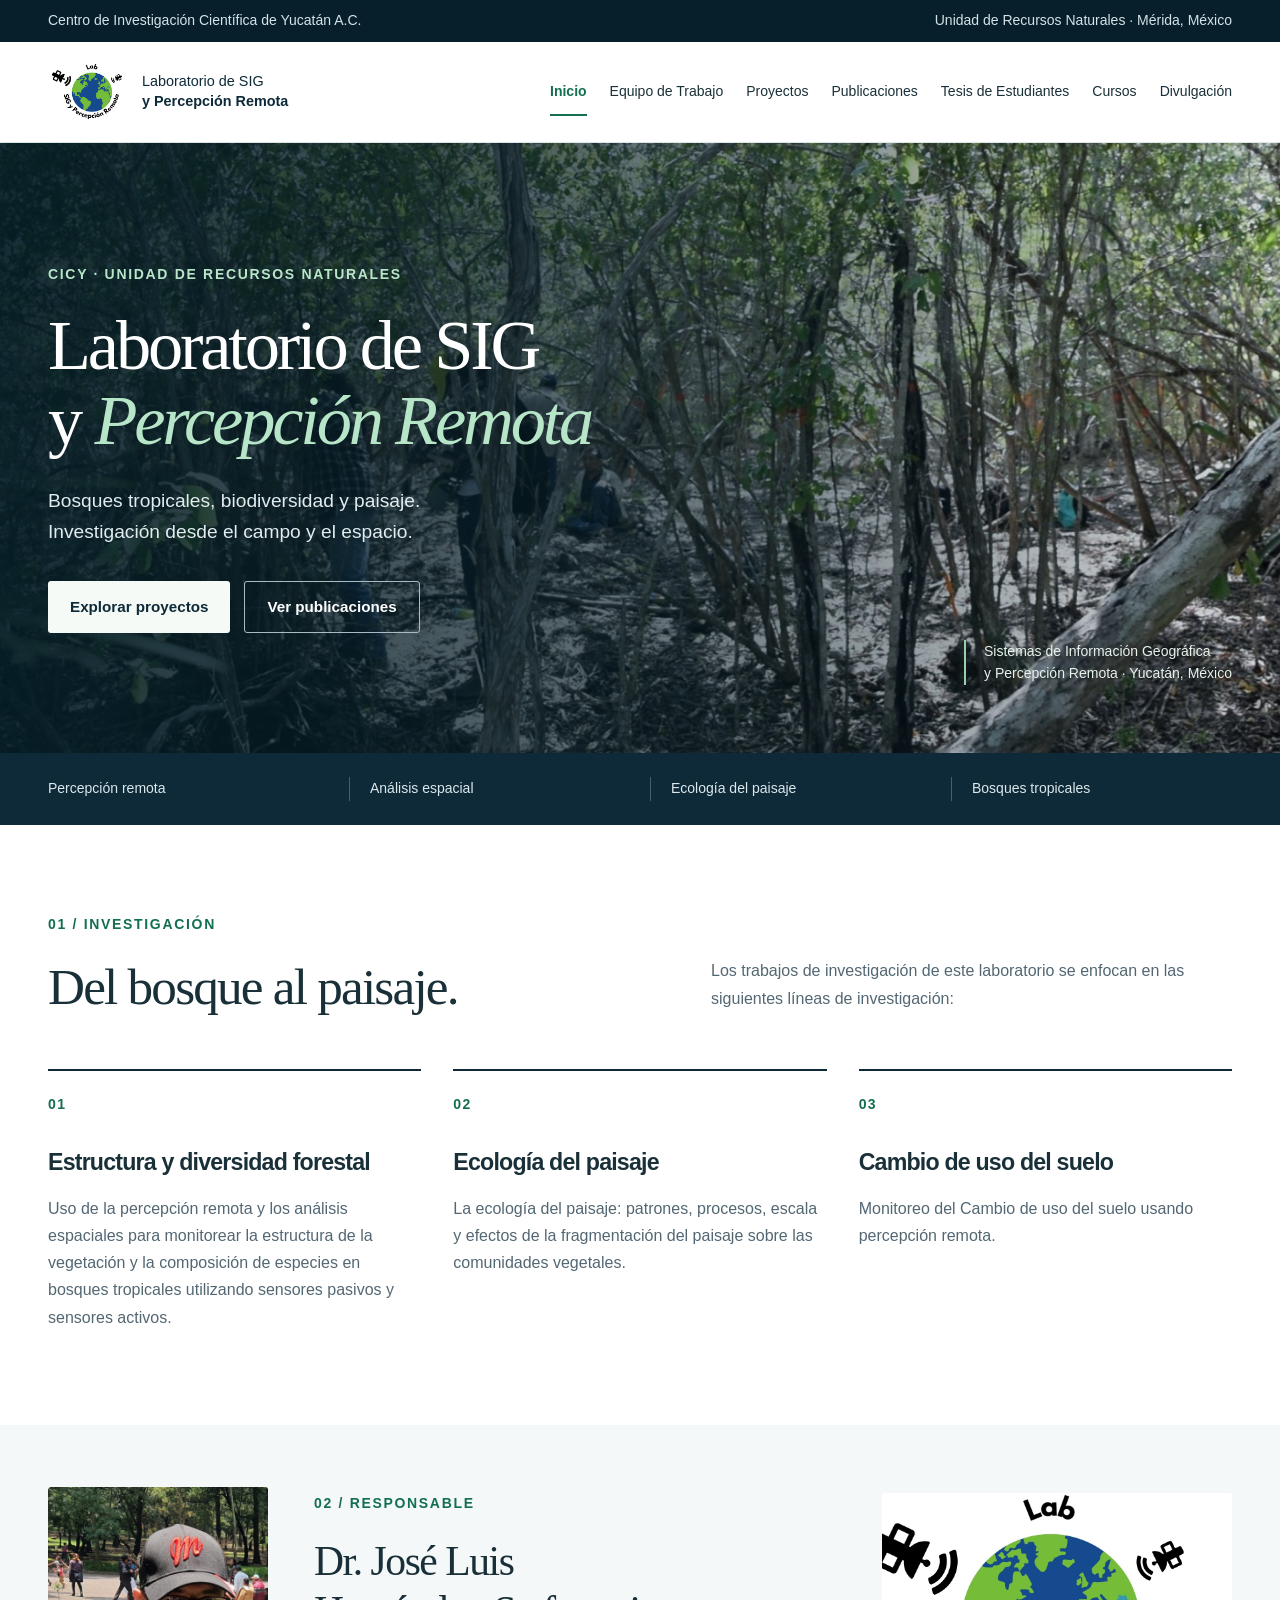
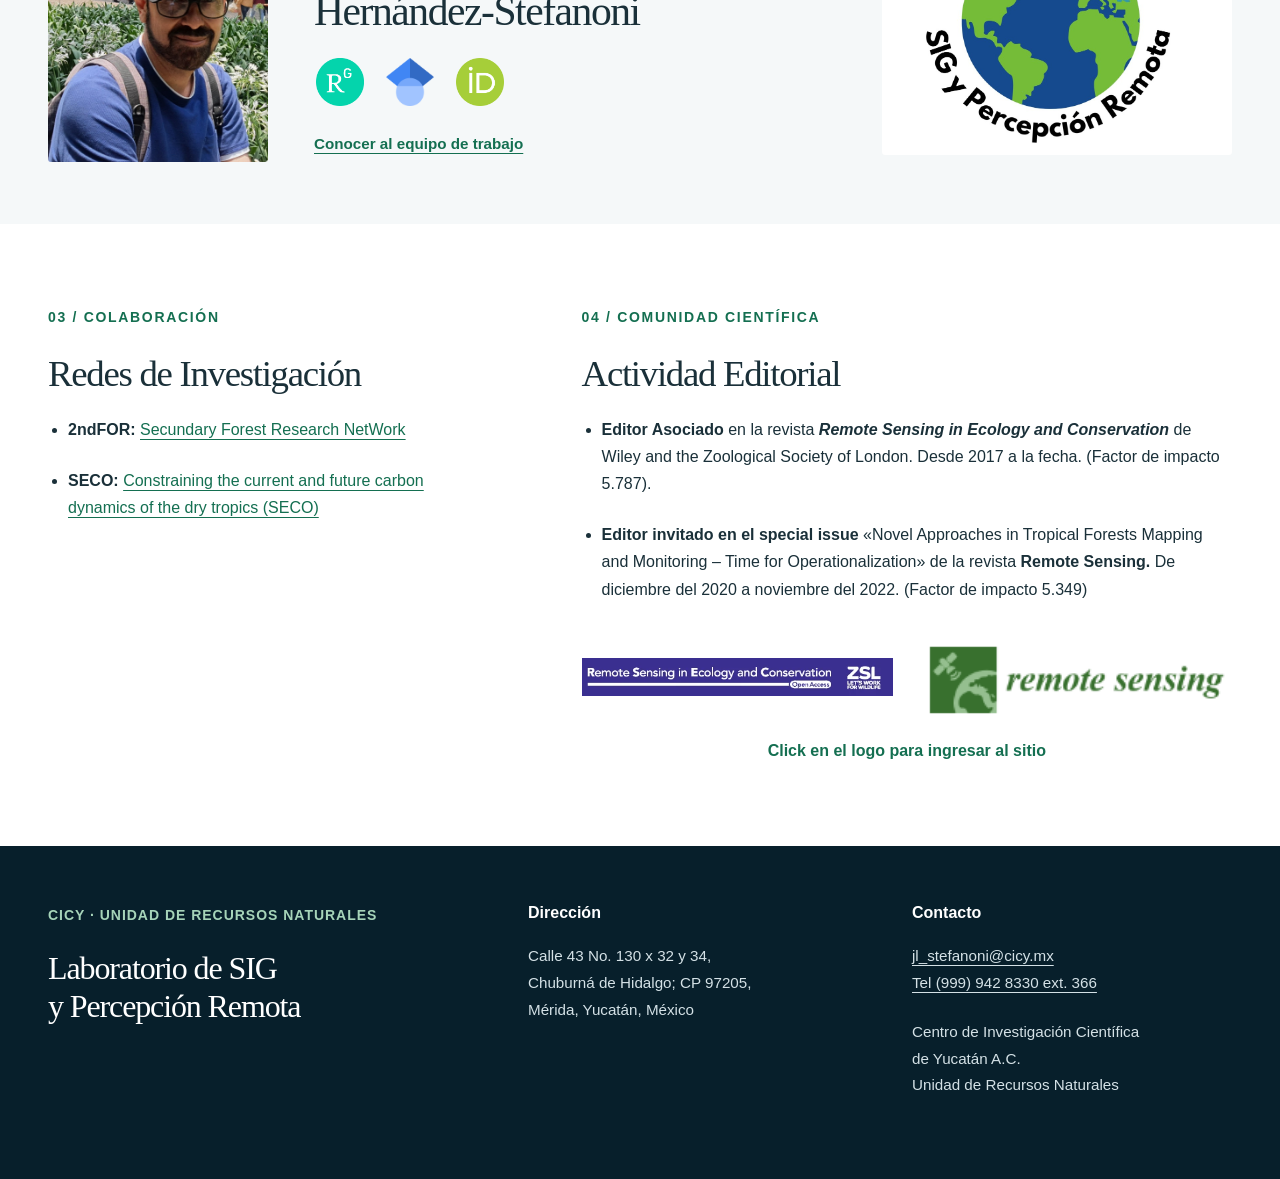
<file: index.html>
<!DOCTYPE html><html lang="es"><head><meta charset="utf-8"><meta name="viewport" content="width=device-width, initial-scale=1"><title>Laboratorio de SIG y Percepción Remota · CICY</title><meta name="description" content="Investigación sobre bosques tropicales, biodiversidad y paisaje en el CICY. Equipo, proyectos, publicaciones, tesis, cursos y divulgación."><link rel="icon" type="image/png" href="./assets/logo-laboratorio.png"><link rel="stylesheet" href="./theme.css"><script src="./site.js" defer></script></head><body><a class="skip" href="#contenido">Saltar al contenido</a><div class="institution"><div class="wrap institution-inner"><span>Centro de Investigación Científica de Yucatán A.C.</span><span>Unidad de Recursos Naturales · Mérida, México</span></div></div><header class="site-header"><div class="wrap nav"><a class="brand" href="./index.html" aria-label="Laboratorio SIG y Percepción Remota, inicio"><img class="brand-logo" src="./assets/logo-laboratorio.png" alt="Logo del laboratorio de SIG y Percepción Remota" width="80" height="64"><span class="brand-name">Laboratorio de SIG<br><b>y Percepción Remota</b></span></a><button class="menu-button" aria-expanded="false" aria-controls="navigation">Menú <span aria-hidden="true">☰</span></button><nav id="navigation" aria-label="Navegación principal"><a href="./index.html" aria-current="page">Inicio</a><a href="./equipo-de-trabajo/">Equipo de Trabajo</a><a href="./proyectos/">Proyectos</a><a href="./publicaciones/">Publicaciones</a><a href="./tesis-de-estudiantes/">Tesis de Estudiantes</a><a href="./cursos/">Cursos</a><a href="./divulgacion/">Divulgación</a></nav></div></header><main id="contenido"><section class="hero"><div class="hero-media"><img src="./assets/2b014e8-fondoestudiantes.jpg" alt="Trabajo de campo del laboratorio en el bosque" fetchpriority="high"></div><div class="wrap hero-inner"><div class="hero-copy"><p class="kicker">CICY · Unidad de Recursos Naturales</p><h1>Laboratorio de SIG<br>y <em>Percepción Remota</em></h1><p class="hero-summary">Bosques tropicales, biodiversidad y paisaje.<br>Investigación desde el campo y el espacio.</p><div class="hero-actions"><a class="button light" href="proyectos/">Explorar proyectos</a><a class="button outline" href="publicaciones/">Ver publicaciones</a></div></div><div class="hero-caption">Sistemas de Información Geográfica<br>y Percepción Remota · Yucatán, México</div></div></section><div class="discipline-strip"><div class="wrap"><span>Percepción remota</span><span>Análisis espacial</span><span>Ecología del paisaje</span><span>Bosques tropicales</span></div></div><section class="wrap research-section"><div class="section-intro"><span class="kicker">01 / Investigación</span><h2>Del bosque al paisaje.</h2><p>Los trabajos de investigación de este laboratorio se enfocan en las siguientes líneas de investigación:</p></div><div class="research-grid"><article class="research-card"><span class="number">01</span><h3>Estructura y diversidad forestal</h3><p>Uso de la percepción remota y los análisis espaciales para monitorear la estructura de la vegetación y la composición de especies en bosques tropicales utilizando sensores pasivos y sensores activos.</p></article><article class="research-card"><span class="number">02</span><h3>Ecología del paisaje</h3><p>La ecología del paisaje: patrones, procesos, escala y efectos de la fragmentación del paisaje sobre las comunidades vegetales.</p></article><article class="research-card"><span class="number">03</span><h3>Cambio de uso del suelo</h3><p>Monitoreo del Cambio de uso del suelo usando percepción remota.</p></article></div></section><section class="director-section"><div class="wrap director-grid"><figure><img src="./assets/795d57b-foto-jlhs.jpeg" alt="Dr. José Luis Hernández-Stefanoni" loading="lazy"></figure><div><span class="kicker">02 / Responsable</span><h2>Dr. José Luis<br>Hernández-Stefanoni</h2><div class="profile-links"><a class="profile-icon-link" href="https://www.researchgate.net/profile/J-Luis-Hernandez-Stefanoni" target="_blank" rel="noopener noreferrer" aria-label="Perfil en ResearchGate" title="ResearchGate"><img src="./assets/297d096-researchgate_icon_svg.svg_.png" alt="ResearchGate" width="48" height="48" loading="lazy"></a><a class="profile-icon-link" href="https://scholar.google.es/citations?user=BASUPHgAAAAJ&amp;hl=en" target="_blank" rel="noopener noreferrer" aria-label="Perfil en Google Scholar" title="Google Scholar"><img src="./assets/33fc7bc-1024px-google_scholar_logo.svg_.png" alt="Google Scholar" width="48" height="48" loading="lazy"></a><a class="profile-icon-link" href="https://orcid.org/0000-0002-9559-7131" target="_blank" rel="noopener noreferrer" aria-label="Perfil en ORCID" title="ORCID"><img src="./assets/ab806c6-orcid_id.svg_-1.png" alt="ORCID" width="48" height="48" loading="lazy"></a></div><a class="text-link" href="equipo-de-trabajo/">Conocer al equipo de trabajo</a></div><figure class="lab-photo"><img src="./assets/36fc908-lab4.jpg" alt="Investigación y trabajo del laboratorio" loading="lazy"></figure></div></section><section class="wrap connections"><div><span class="kicker">03 / Colaboración</span><h2>Redes de Investigación</h2><ul><li><strong>2ndFOR:</strong> <a href="https://sites.google.com/view/2ndfor/home" target="_blank" rel="noopener noreferrer">Secundary Forest Research NetWork</a></li><li><strong>SECO:</strong> <a href="https://blogs.ed.ac.uk/seco-project/" target="_blank" rel="noopener noreferrer">Constraining the current and future carbon dynamics of the dry tropics (SECO)</a></li></ul>











</div><div><span class="kicker">04 / Comunidad científica</span><h2>Actividad Editorial</h2><div class="editorial-content"><ul><li><strong>Editor Asociado</strong> en la revista <strong><em>Remote Sensing in Ecology and Conservation</em></strong> de Wiley and the Zoological Society of London. Desde 2017 a la fecha. (Factor de impacto 5.787).</li></ul>



<ul><li><strong><strong>Editor invitado en el special issue</strong> </strong>«Novel Approaches in Tropical Forests Mapping and Monitoring – Time for Operationalization» de la revista <strong><strong>Remote Sensing. </strong></strong>De diciembre del 2020 a noviembre del 2022. (Factor de impacto 5.349)</li></ul>



<div class="journal-logos"><a href="https://zslpublications.onlinelibrary.wiley.com/hub/journal/20563485/editorial-board" target="_blank" rel="noopener noreferrer" aria-label="Remote Sensing in Ecology and Conservation" title="Remote Sensing in Ecology and Conservation"><img src="./assets/d0481ea-resec-1.png" loading="lazy" decoding="async" alt="Remote Sensing in Ecology and Conservation"></a><a href="https://www.mdpi.com/journal/remotesensing/special_issues/Tropical_Forests_Mapping" target="_blank" rel="noopener noreferrer" aria-label="Remote Sensing" title="Remote Sensing"><img src="./assets/d3a6f7f-remotes-1.png" loading="lazy" decoding="async" alt="Remote Sensing"></a><p class="journal-caption">Click en el logo para ingresar al sitio</p></div></div></div></section></main><footer id="contacto"><div class="wrap footer-grid"><div><span class="kicker">CICY · Unidad de Recursos Naturales</span><h2>Laboratorio de SIG<br>y Percepción Remota</h2></div><div><h3>Dirección</h3><p>Calle 43 No. 130 x 32 y 34,<br>Chuburná de Hidalgo; CP 97205,<br>Mérida, Yucatán, México</p></div><div><h3>Contacto</h3><p><a href="mailto:jl_stefanoni@cicy.mx">jl_stefanoni@cicy.mx</a><br><a href="tel:+529999428330;ext=366">Tel (999) 942 8330 ext. 366</a></p><p>Centro de Investigación Científica<br>de Yucatán A.C.<br>Unidad de Recursos Naturales</p></div></div></footer></body></html>
</file>
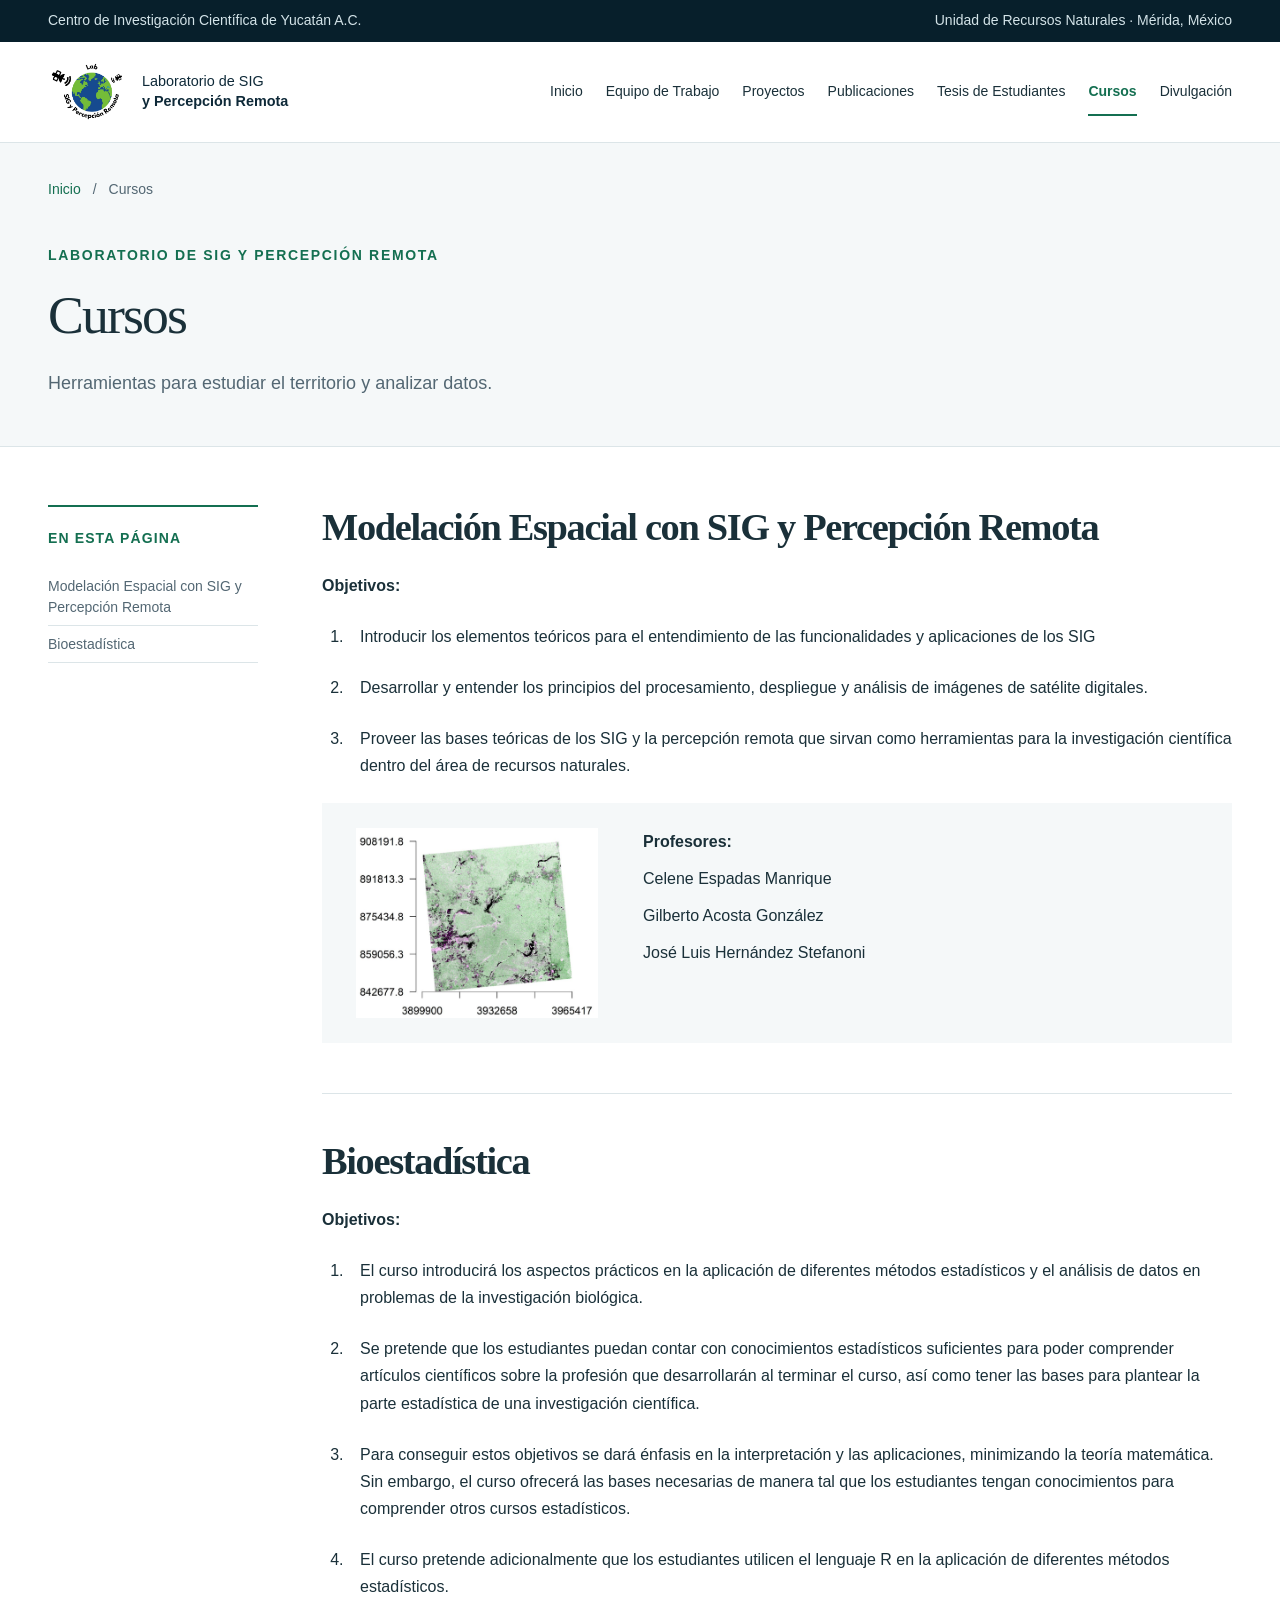
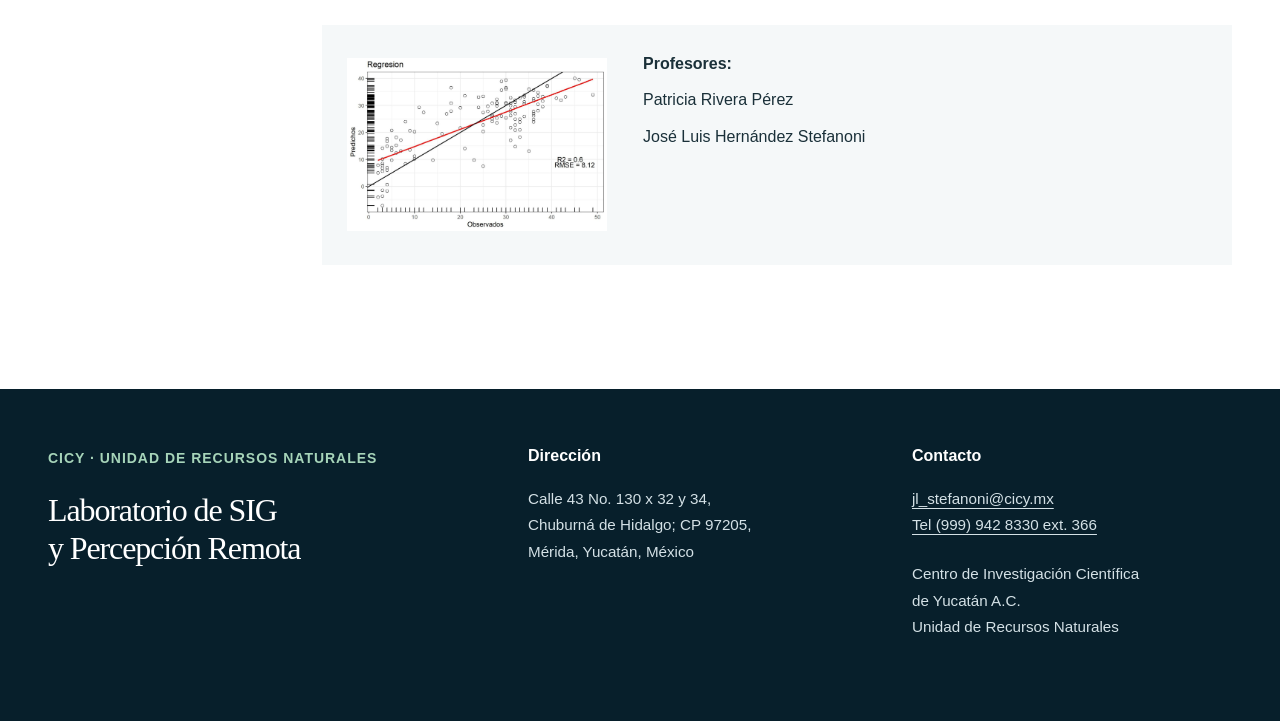
<file: cursos/index.html>
<!DOCTYPE html><html lang="es"><head><meta charset="utf-8"><meta name="viewport" content="width=device-width, initial-scale=1"><title>Cursos · Laboratorio de SIG y Percepción Remota · CICY</title><meta name="description" content="Herramientas para estudiar el territorio y analizar datos."><link rel="icon" type="image/png" href="../assets/logo-laboratorio.png"><link rel="stylesheet" href="../theme.css"><script src="../site.js" defer></script></head><body><a class="skip" href="#contenido">Saltar al contenido</a><div class="institution"><div class="wrap institution-inner"><span>Centro de Investigación Científica de Yucatán A.C.</span><span>Unidad de Recursos Naturales · Mérida, México</span></div></div><header class="site-header"><div class="wrap nav"><a class="brand" href="../index.html" aria-label="Laboratorio SIG y Percepción Remota, inicio"><img class="brand-logo" src="../assets/logo-laboratorio.png" alt="Logo del laboratorio de SIG y Percepción Remota" width="80" height="64"><span class="brand-name">Laboratorio de SIG<br><b>y Percepción Remota</b></span></a><button class="menu-button" aria-expanded="false" aria-controls="navigation">Menú <span aria-hidden="true">☰</span></button><nav id="navigation" aria-label="Navegación principal"><a href="../index.html">Inicio</a><a href="../equipo-de-trabajo/">Equipo de Trabajo</a><a href="../proyectos/">Proyectos</a><a href="../publicaciones/">Publicaciones</a><a href="../tesis-de-estudiantes/">Tesis de Estudiantes</a><a href="../cursos/" aria-current="page">Cursos</a><a href="../divulgacion/">Divulgación</a></nav></div></header><main id="contenido"><section class="page-heading"><div class="wrap"><p class="breadcrumb"><a href="../index.html">Inicio</a><span>/</span>Cursos</p><span class="kicker">Laboratorio de SIG y Percepción Remota</span><h1>Cursos</h1><p>Herramientas para estudiar el territorio y analizar datos.</p></div></section><div class="wrap page-layout has-contents"><aside class="contents"><span class="kicker">En esta página</span><nav aria-label="Contenido de la página"><a href="#seccion-1">Modelación Espacial con SIG y Percepción Remota</a><a href="#seccion-2">Bioestadística</a></nav></aside><article class="content cursos">




<h2 id="seccion-1"><strong><strong><strong><strong>Modelación Espacial con SIG y Percepción Remota</strong></strong></strong></strong></h2>



<p><strong>Objetivos:</strong></p>



<ol>
<li>Introducir los elementos teóricos para el entendimiento de las funcionalidades y aplicaciones de los SIG </li>



<li>Desarrollar y entender los principios del procesamiento, despliegue y análisis de imágenes de satélite digitales.</li>



<li>Proveer las bases teóricas de los SIG y la percepción remota que sirvan como herramientas para la investigación científica dentro del área de recursos naturales.</li>
</ol>



<div class="wp-block-media-text"><figure class="wp-block-media-text__media"><img src="../assets/4f0a607-sig-y-pr.jpg" loading="lazy" decoding="async" alt="Profesores:"></figure><div class="wp-block-media-text__content">
<p><strong>Profesores:</strong></p>



<p>Celene Espadas Manrique</p>



<p>Gilberto Acosta González</p>



<p>José Luis Hernández Stefanoni</p>
</div></div>







<h2 id="seccion-2"><strong><strong>Bioestadística</strong></strong></h2>



<p><strong>Objetivos:</strong></p>



<ol>
<li>El curso introducirá los aspectos prácticos en la aplicación de diferentes métodos estadísticos y el análisis de datos en problemas de la investigación biológica. </li>



<li>Se pretende que los estudiantes puedan contar con conocimientos estadísticos suficientes para poder comprender artículos científicos sobre la profesión que desarrollarán al terminar el curso, así como tener las bases para plantear la parte estadística de una investigación científica. </li>



<li>Para conseguir estos objetivos se dará énfasis en la interpretación y las aplicaciones, minimizando la teoría matemática. Sin embargo, el curso ofrecerá las bases necesarias de manera tal que los estudiantes tengan conocimientos para comprender otros cursos estadísticos. </li>



<li>El curso pretende adicionalmente que los estudiantes utilicen el lenguaje R en la aplicación de diferentes métodos estadísticos.</li>
</ol>



<div class="wp-block-media-text"><figure class="wp-block-media-text__media"><img src="../assets/b9b69f9-gra_regresion.jpg" loading="lazy" decoding="async" alt="Profesores:"></figure><div class="wp-block-media-text__content">
<p><strong>Profesores: </strong></p>



<p>Patricia Rivera Pérez</p>



<p>José Luis Hernández Stefanoni  </p>
</div></div>
</article></div></main><footer id="contacto"><div class="wrap footer-grid"><div><span class="kicker">CICY · Unidad de Recursos Naturales</span><h2>Laboratorio de SIG<br>y Percepción Remota</h2></div><div><h3>Dirección</h3><p>Calle 43 No. 130 x 32 y 34,<br>Chuburná de Hidalgo; CP 97205,<br>Mérida, Yucatán, México</p></div><div><h3>Contacto</h3><p><a href="mailto:jl_stefanoni@cicy.mx">jl_stefanoni@cicy.mx</a><br><a href="tel:+529999428330;ext=366">Tel (999) 942 8330 ext. 366</a></p><p>Centro de Investigación Científica<br>de Yucatán A.C.<br>Unidad de Recursos Naturales</p></div></div></footer></body></html>
</file>
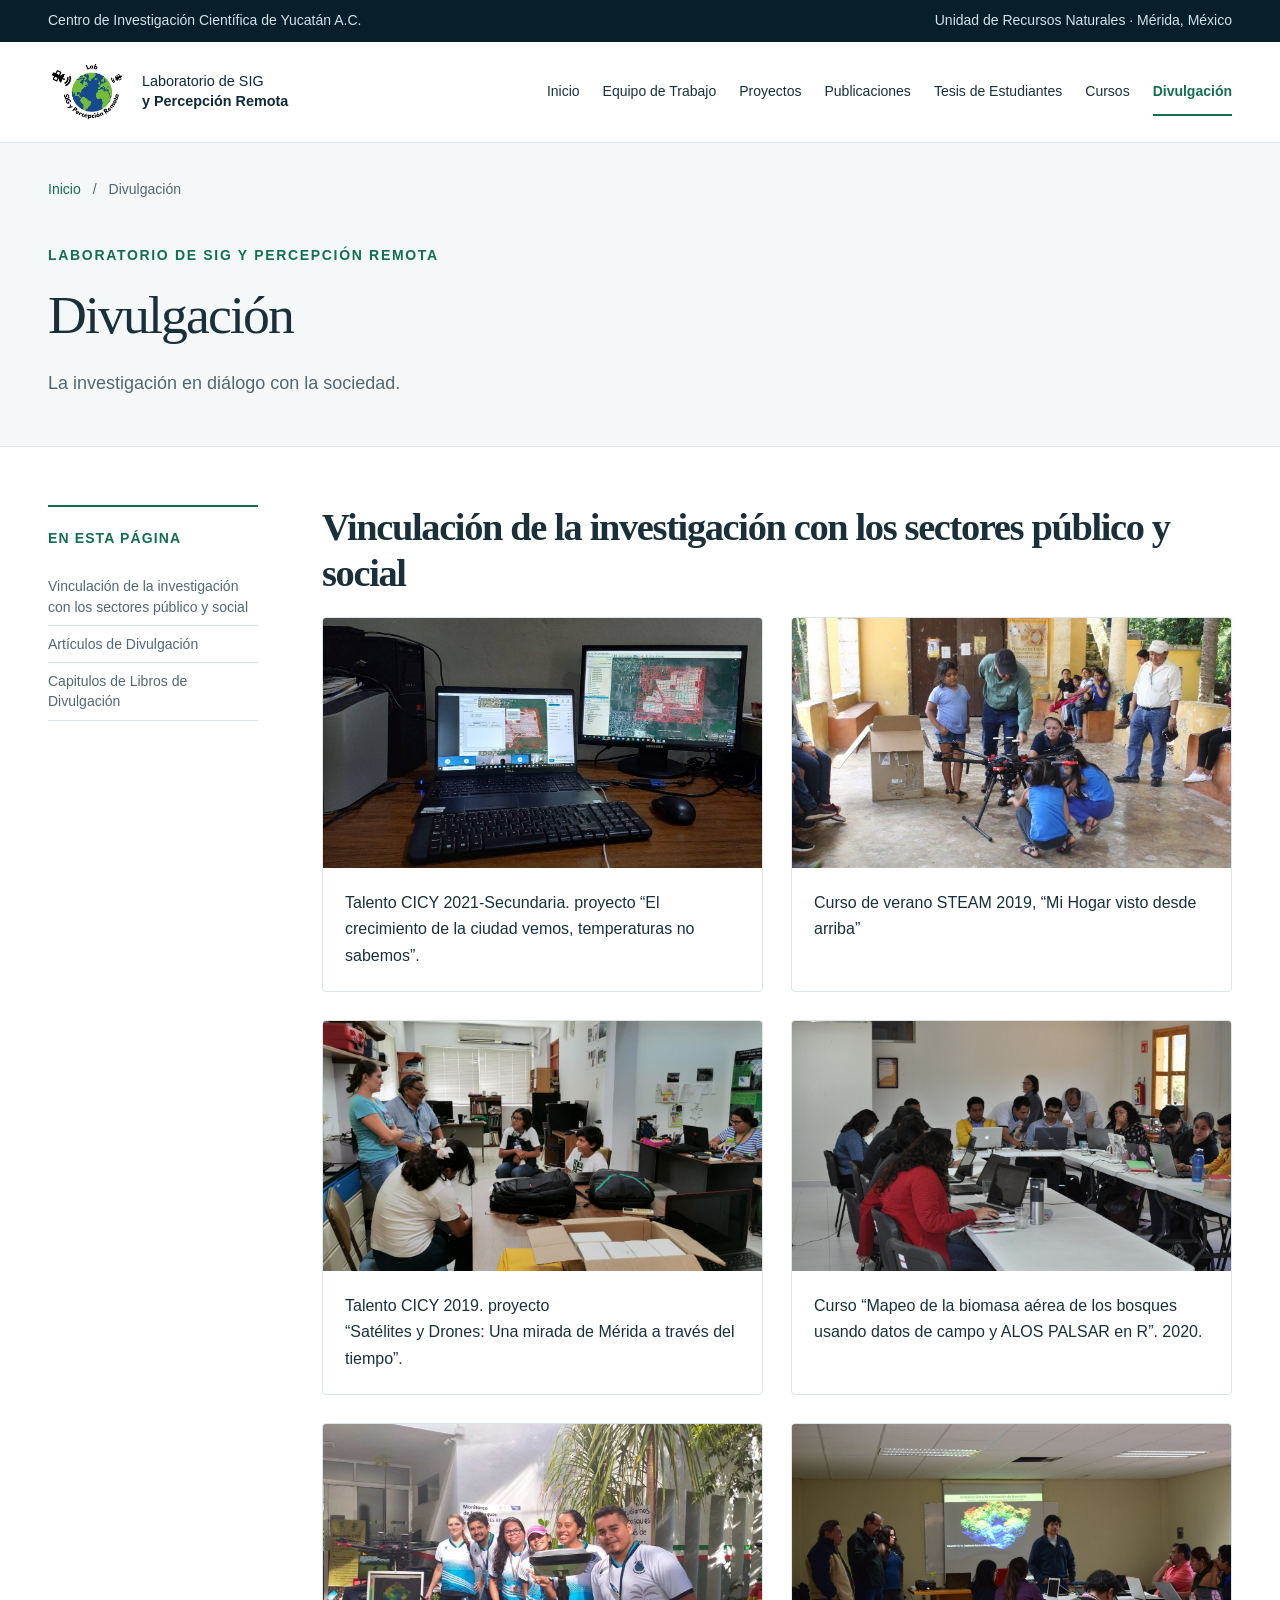
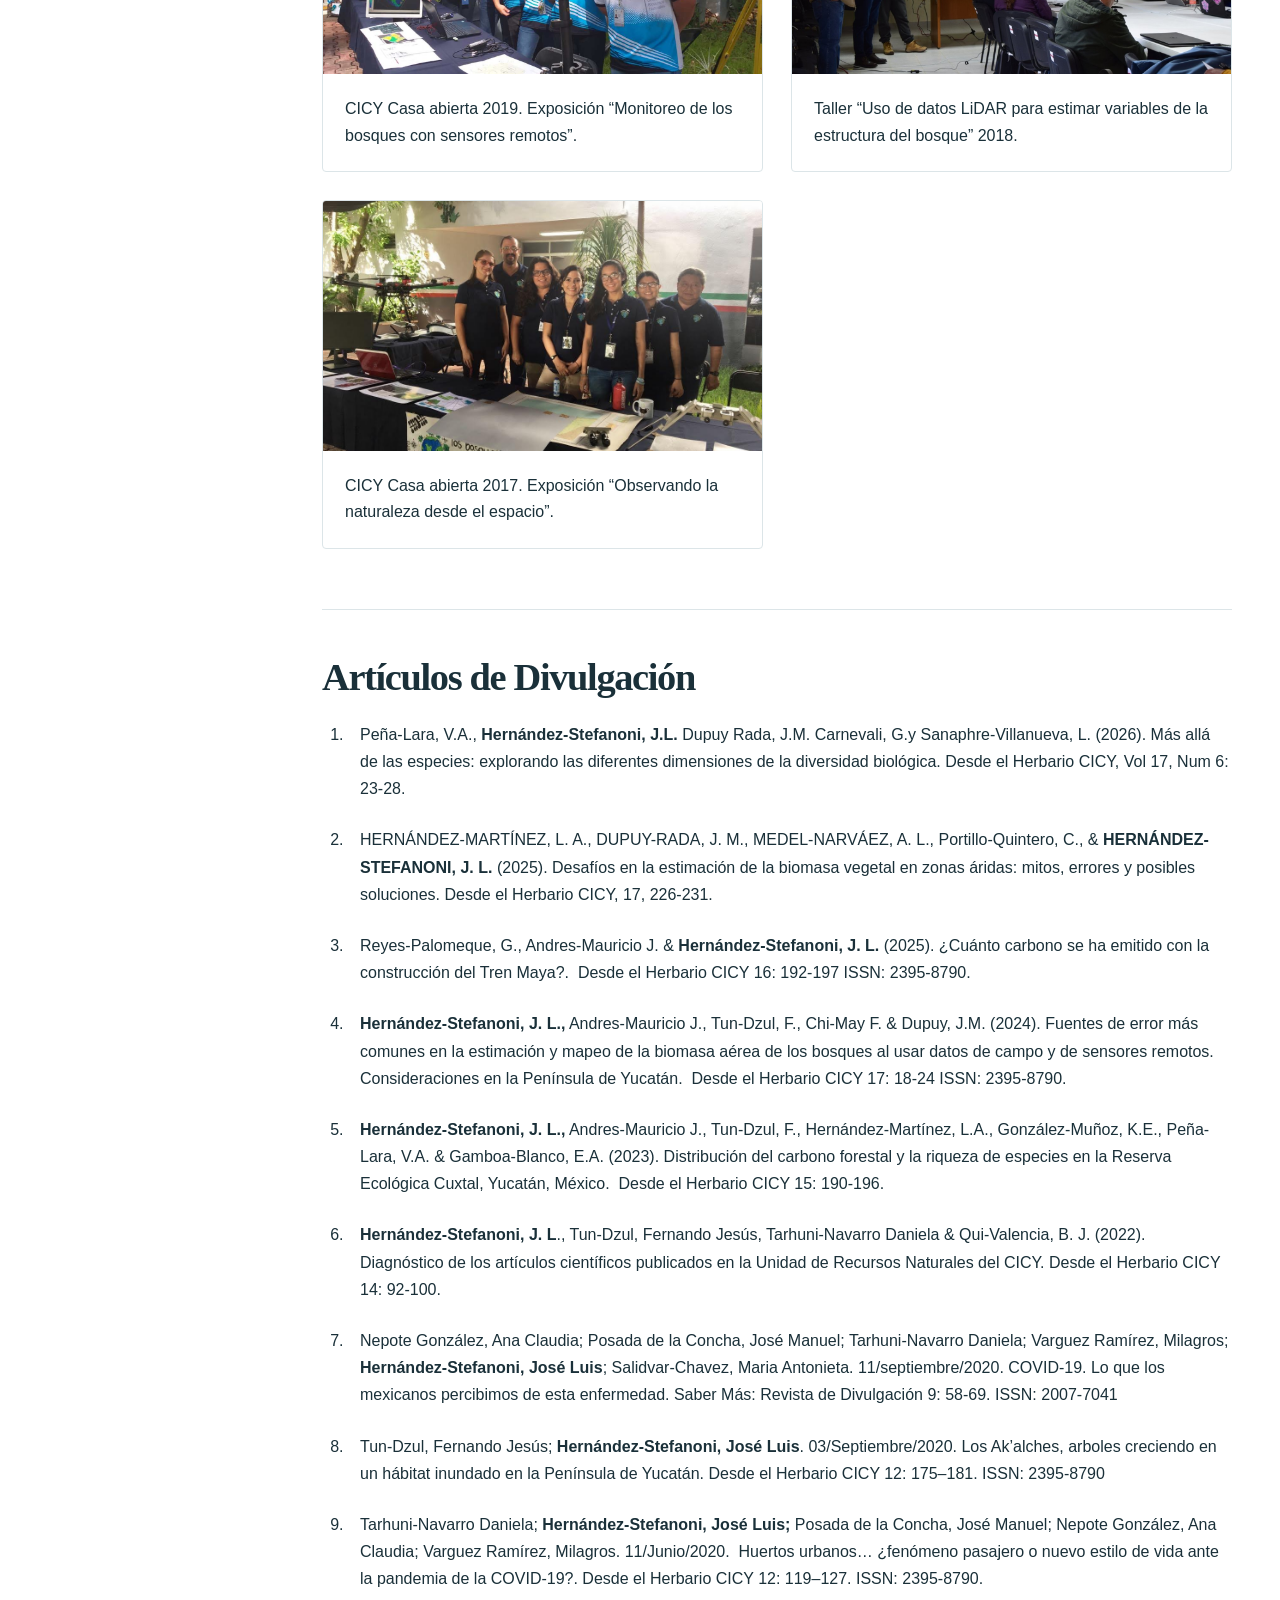
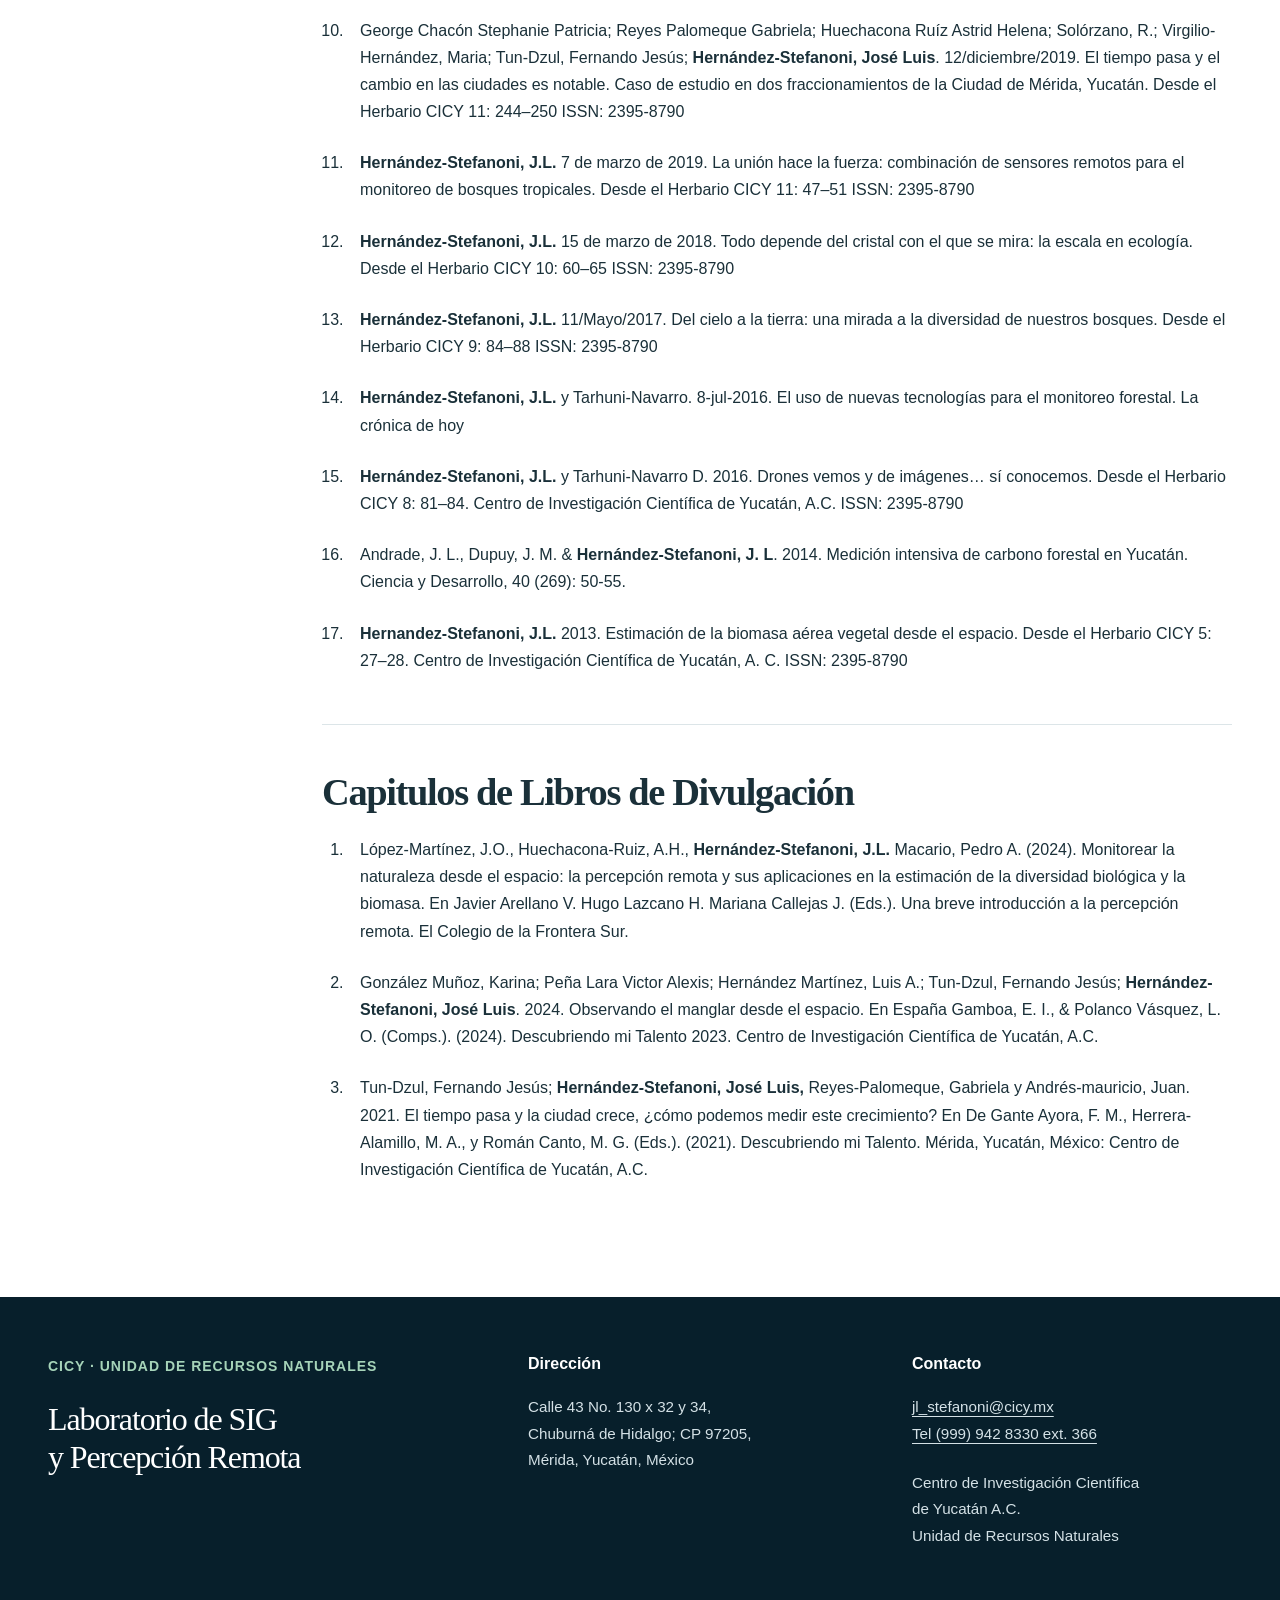
<file: divulgacion/index.html>
<!DOCTYPE html><html lang="es"><head><meta charset="utf-8"><meta name="viewport" content="width=device-width, initial-scale=1"><title>Divulgación · Laboratorio de SIG y Percepción Remota · CICY</title><meta name="description" content="La investigación en diálogo con la sociedad."><link rel="icon" type="image/png" href="../assets/logo-laboratorio.png"><link rel="stylesheet" href="../theme.css"><script src="../site.js" defer></script></head><body><a class="skip" href="#contenido">Saltar al contenido</a><div class="institution"><div class="wrap institution-inner"><span>Centro de Investigación Científica de Yucatán A.C.</span><span>Unidad de Recursos Naturales · Mérida, México</span></div></div><header class="site-header"><div class="wrap nav"><a class="brand" href="../index.html" aria-label="Laboratorio SIG y Percepción Remota, inicio"><img class="brand-logo" src="../assets/logo-laboratorio.png" alt="Logo del laboratorio de SIG y Percepción Remota" width="80" height="64"><span class="brand-name">Laboratorio de SIG<br><b>y Percepción Remota</b></span></a><button class="menu-button" aria-expanded="false" aria-controls="navigation">Menú <span aria-hidden="true">☰</span></button><nav id="navigation" aria-label="Navegación principal"><a href="../index.html">Inicio</a><a href="../equipo-de-trabajo/">Equipo de Trabajo</a><a href="../proyectos/">Proyectos</a><a href="../publicaciones/">Publicaciones</a><a href="../tesis-de-estudiantes/">Tesis de Estudiantes</a><a href="../cursos/">Cursos</a><a href="../divulgacion/" aria-current="page">Divulgación</a></nav></div></header><main id="contenido"><section class="page-heading"><div class="wrap"><p class="breadcrumb"><a href="../index.html">Inicio</a><span>/</span>Divulgación</p><span class="kicker">Laboratorio de SIG y Percepción Remota</span><h1>Divulgación</h1><p>La investigación en diálogo con la sociedad.</p></div></section><div class="wrap page-layout has-contents"><aside class="contents"><span class="kicker">En esta página</span><nav aria-label="Contenido de la página"><a href="#vinculacion">Vinculación de la investigación con los sectores público y social</a><a href="#seccion-1">Artículos de Divulgación</a><a href="#seccion-2">Capitulos de Libros de Divulgación</a></nav></aside><article class="content divulgacion">




<h2 id="vinculacion"><strong>Vinculación de la investigación con los sectores público y social</strong></h2>



<div class="outreach-grid">
<article class="outreach-card"><figure><img src="../assets/8bb8d29-talento-cicy-2021.jpg" loading="lazy" decoding="async" alt=""></figure>



<p>Talento CICY 2021-Secundaria. proyecto “El crecimiento de la ciudad vemos, temperaturas no sabemos”.</p>







</article><article class="outreach-card"><figure><img src="../assets/63bc5b7-steam-2019.jpeg" loading="lazy" decoding="async" alt=""></figure>



<p>Curso de verano STEAM 2019, “Mi Hogar visto desde arriba”</p>







</article><article class="outreach-card"><figure><img src="../assets/7c7efb2-talento-cicy-2019.jpg" loading="lazy" decoding="async" alt=""></figure>



<p>Talento CICY 2019. proyecto “Satélites y Drones: Una mirada de Mérida a través del tiempo”.</p>




</article><article class="outreach-card"><figure><img src="../assets/e70215c-taller-mapeo-biomasa-2020.jpg" loading="lazy" decoding="async" alt=""></figure>



<p>Curso “Mapeo de la biomasa aérea de los bosques usando datos de campo y ALOS PALSAR en R”. 2020.</p>







</article><article class="outreach-card"><figure><img src="../assets/26ae757-casa-abierta-2019.jpg" loading="lazy" decoding="async" alt=""></figure>



<p>CICY Casa abierta 2019. Exposición “Monitoreo de los bosques con sensores remotos”.</p>







</article><article class="outreach-card"><figure><img src="../assets/73fda8d-taller-de-lidar-2018.jpg" loading="lazy" decoding="async" alt=""></figure>



<p>Taller “Uso de datos LiDAR para estimar variables de la estructura del bosque” 2018.</p>







</article><article class="outreach-card"><figure><img src="../assets/67ddfe0-casa-abierta-2017-1.jpeg" loading="lazy" decoding="async" alt=""></figure>



<p>CICY Casa abierta 2017. Exposición “Observando la naturaleza desde el espacio”.</p>
</article></div>







<h2 id="seccion-1"><strong>Artículos de Divulgación</strong></h2>



<ol>
<li>Peña-Lara, V.A., <strong>Hernández-Stefanoni, J.L.</strong> Dupuy Rada, J.M. Carnevali, G.y Sanaphre-Villanueva, L. (2026). Más allá de las especies: explorando las diferentes dimensiones de la diversidad biológica. Desde el Herbario CICY, Vol 17, Num 6: 23-28.</li>



<li>HERNÁNDEZ-MARTÍNEZ, L. A., DUPUY-RADA, J. M., MEDEL-NARVÁEZ, A. L., Portillo-Quintero, C., &amp; <strong>HERNÁNDEZ-STEFANONI, J. L.</strong> (2025). Desafíos en la estimación de la biomasa vegetal en zonas áridas: mitos, errores y posibles soluciones. Desde el Herbario CICY, 17, 226-231.</li>



<li>Reyes-Palomeque, G., Andres-Mauricio J. &amp; <strong>Hernández-Stefanoni, J. L.</strong> (2025). ¿Cuánto carbono se ha emitido con la construcción del Tren Maya?.  Desde el Herbario CICY 16: 192-197 ISSN: 2395-8790.</li>



<li><strong>Hernández-Stefanoni, J. L.,</strong> Andres-Mauricio J., Tun-Dzul, F., Chi-May F. &amp; Dupuy, J.M. (2024). Fuentes de error más comunes en la estimación y mapeo de la biomasa aérea de los bosques al usar datos de campo y de sensores remotos. Consideraciones en la Península de Yucatán.  Desde el Herbario CICY 17: 18-24 ISSN: 2395-8790.</li>



<li><strong>Hernández-Stefanoni, J. L.,</strong> Andres-Mauricio J., Tun-Dzul, F., Hernández-Martínez, L.A., González-Muñoz, K.E., Peña-Lara, V.A. &amp; Gamboa-Blanco, E.A. (2023). Distribución del carbono forestal y la riqueza de especies en la Reserva Ecológica Cuxtal, Yucatán, México.  Desde el Herbario CICY 15: 190-196.</li>



<li><strong>Hernández-Stefanoni, J. L</strong>., Tun-Dzul, Fernando Jesús, Tarhuni-Navarro Daniela &amp; Qui-Valencia, B. J. (2022). Diagnóstico de los artículos científicos publicados en la Unidad de Recursos Naturales del CICY. Desde el Herbario CICY 14: 92-100.</li>



<li>Nepote González, Ana Claudia; Posada de la Concha, José Manuel; Tarhuni-Navarro Daniela; Varguez Ramírez, Milagros; <strong>Hernández-Stefanoni, José Luis</strong>; Salidvar-Chavez, Maria Antonieta. 11/septiembre/2020. COVID-19. Lo que los mexicanos percibimos de esta enfermedad. Saber Más: Revista de Divulgación 9: 58-69. ISSN: 2007-7041</li>



<li>Tun-Dzul, Fernando Jesús; <strong>Hernández-Stefanoni, José Luis</strong>. 03/Septiembre/2020. Los Ak’alches, arboles creciendo en un hábitat inundado en la Península de Yucatán. Desde el Herbario CICY 12: 175–181. ISSN: 2395-8790</li>



<li>Tarhuni-Navarro Daniela; <strong>Hernández-Stefanoni, José Luis;</strong> Posada de la Concha, José Manuel; Nepote González, Ana Claudia; Varguez Ramírez, Milagros. 11/Junio/2020.  Huertos urbanos… ¿fenómeno pasajero o nuevo estilo de vida ante la pandemia de la COVID-19?. Desde el Herbario CICY 12: 119–127. ISSN: 2395-8790.</li>



<li>George Chacón Stephanie Patricia; Reyes Palomeque Gabriela; Huechacona Ruíz Astrid Helena; Solórzano, R.; Virgilio-Hernández, Maria; Tun-Dzul, Fernando Jesús; <strong>Hernández-Stefanoni, José Luis</strong>. 12/diciembre/2019. El tiempo pasa y el cambio en las ciudades es notable. Caso de estudio en dos fraccionamientos de la Ciudad de Mérida, Yucatán. Desde el Herbario CICY 11: 244–250 ISSN: 2395-8790</li>



<li><strong>Hernández-Stefanoni, J.L.</strong> 7 de marzo de 2019. La unión hace la fuerza: combinación de sensores remotos para el monitoreo de bosques tropicales. Desde el Herbario CICY 11: 47–51 ISSN: 2395-8790</li>



<li><strong>Hernández-Stefanoni, J.L. </strong>15 de marzo de 2018. Todo depende del cristal con el que se mira: la escala en ecología. Desde el Herbario CICY 10: 60–65 ISSN: 2395-8790</li>



<li><strong>Hernández-Stefanoni, J.L.</strong> 11/Mayo/2017. Del cielo a la tierra: una mirada a la diversidad de nuestros bosques. Desde el Herbario CICY 9: 84–88 ISSN: 2395-8790</li>



<li><strong>Hernández-Stefanoni, J.L.</strong> y Tarhuni-Navarro. 8-jul-2016. El uso de nuevas tecnologías para el monitoreo forestal. La crónica de hoy</li>



<li><strong>Hernández-Stefanoni, J.L.</strong> y Tarhuni-Navarro D. 2016. Drones vemos y de imágenes… sí conocemos. Desde el Herbario CICY 8: 81–84. Centro de Investigación Científica de Yucatán, A.C. ISSN: 2395-8790</li>



<li>Andrade, J. L., Dupuy, J. M. &amp; <strong>Hernández-Stefanoni, J. L</strong>. 2014. Medición intensiva de carbono forestal en Yucatán. Ciencia y Desarrollo, 40 (269): 50-55.</li>



<li><strong>Hernandez-Stefanoni, J.L.</strong> 2013. Estimación de la biomasa aérea vegetal desde el espacio. Desde el Herbario CICY 5: 27–28. Centro de Investigación Científica de Yucatán, A. C. ISSN: 2395-8790</li>
</ol>







<h2 id="seccion-2"><strong>Capitulos de Libros de Divulgación</strong></h2>



<ol>
<li>López-Martínez, J.O., Huechacona-Ruiz, A.H., <strong>Hernández-Stefanoni, J.L.</strong> Macario, Pedro A. (2024). Monitorear la naturaleza desde el espacio: la percepción remota y sus aplicaciones en la estimación de la diversidad biológica y la biomasa. En Javier Arellano V. Hugo Lazcano H. Mariana Callejas J. (Eds.). Una breve introducción a la percepción remota. El Colegio de la Frontera Sur.</li>



<li>González Muñoz, Karina; Peña Lara Victor Alexis; Hernández Martínez, Luis A.; Tun-Dzul, Fernando Jesús; <strong>Hernández-Stefanoni, José Luis</strong>. 2024. Observando el manglar desde el espacio. En España Gamboa, E. I., &amp; Polanco Vásquez, L. O. (Comps.). (2024). Descubriendo mi Talento 2023. Centro de Investigación Científica de Yucatán, A.C.</li>



<li>Tun-Dzul, Fernando Jesús; <strong>Hernández-Stefanoni, José Luis, </strong>Reyes-Palomeque, Gabriela y Andrés-mauricio, Juan. 2021. El tiempo pasa y la ciudad crece, ¿cómo podemos medir este crecimiento? En De Gante Ayora, F. M., Herrera-Alamillo, M. A., y Román Canto, M. G. (Eds.). (2021). Descubriendo mi Talento. Mérida, Yucatán, México: Centro de Investigación Científica de Yucatán, A.C.</li>
</ol>




</article></div></main><footer id="contacto"><div class="wrap footer-grid"><div><span class="kicker">CICY · Unidad de Recursos Naturales</span><h2>Laboratorio de SIG<br>y Percepción Remota</h2></div><div><h3>Dirección</h3><p>Calle 43 No. 130 x 32 y 34,<br>Chuburná de Hidalgo; CP 97205,<br>Mérida, Yucatán, México</p></div><div><h3>Contacto</h3><p><a href="mailto:jl_stefanoni@cicy.mx">jl_stefanoni@cicy.mx</a><br><a href="tel:+529999428330;ext=366">Tel (999) 942 8330 ext. 366</a></p><p>Centro de Investigación Científica<br>de Yucatán A.C.<br>Unidad de Recursos Naturales</p></div></div></footer></body></html>
</file>
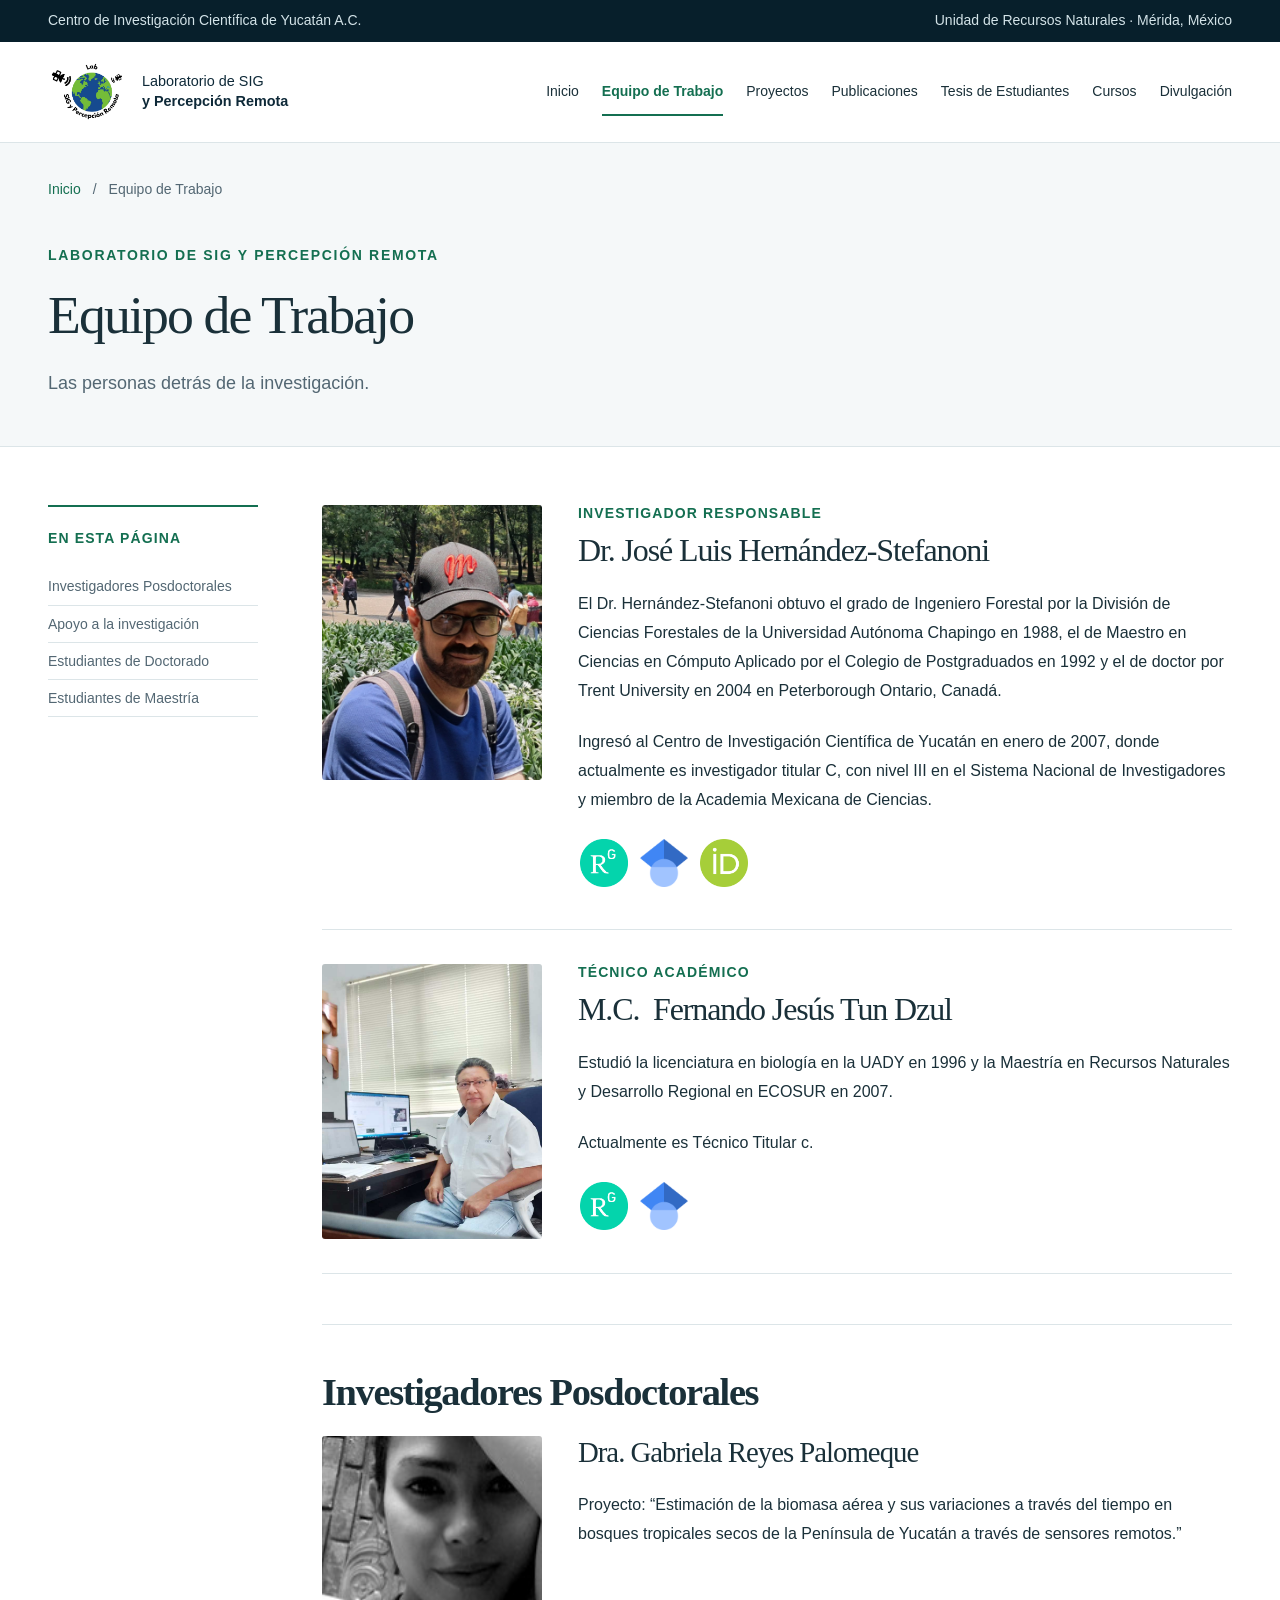
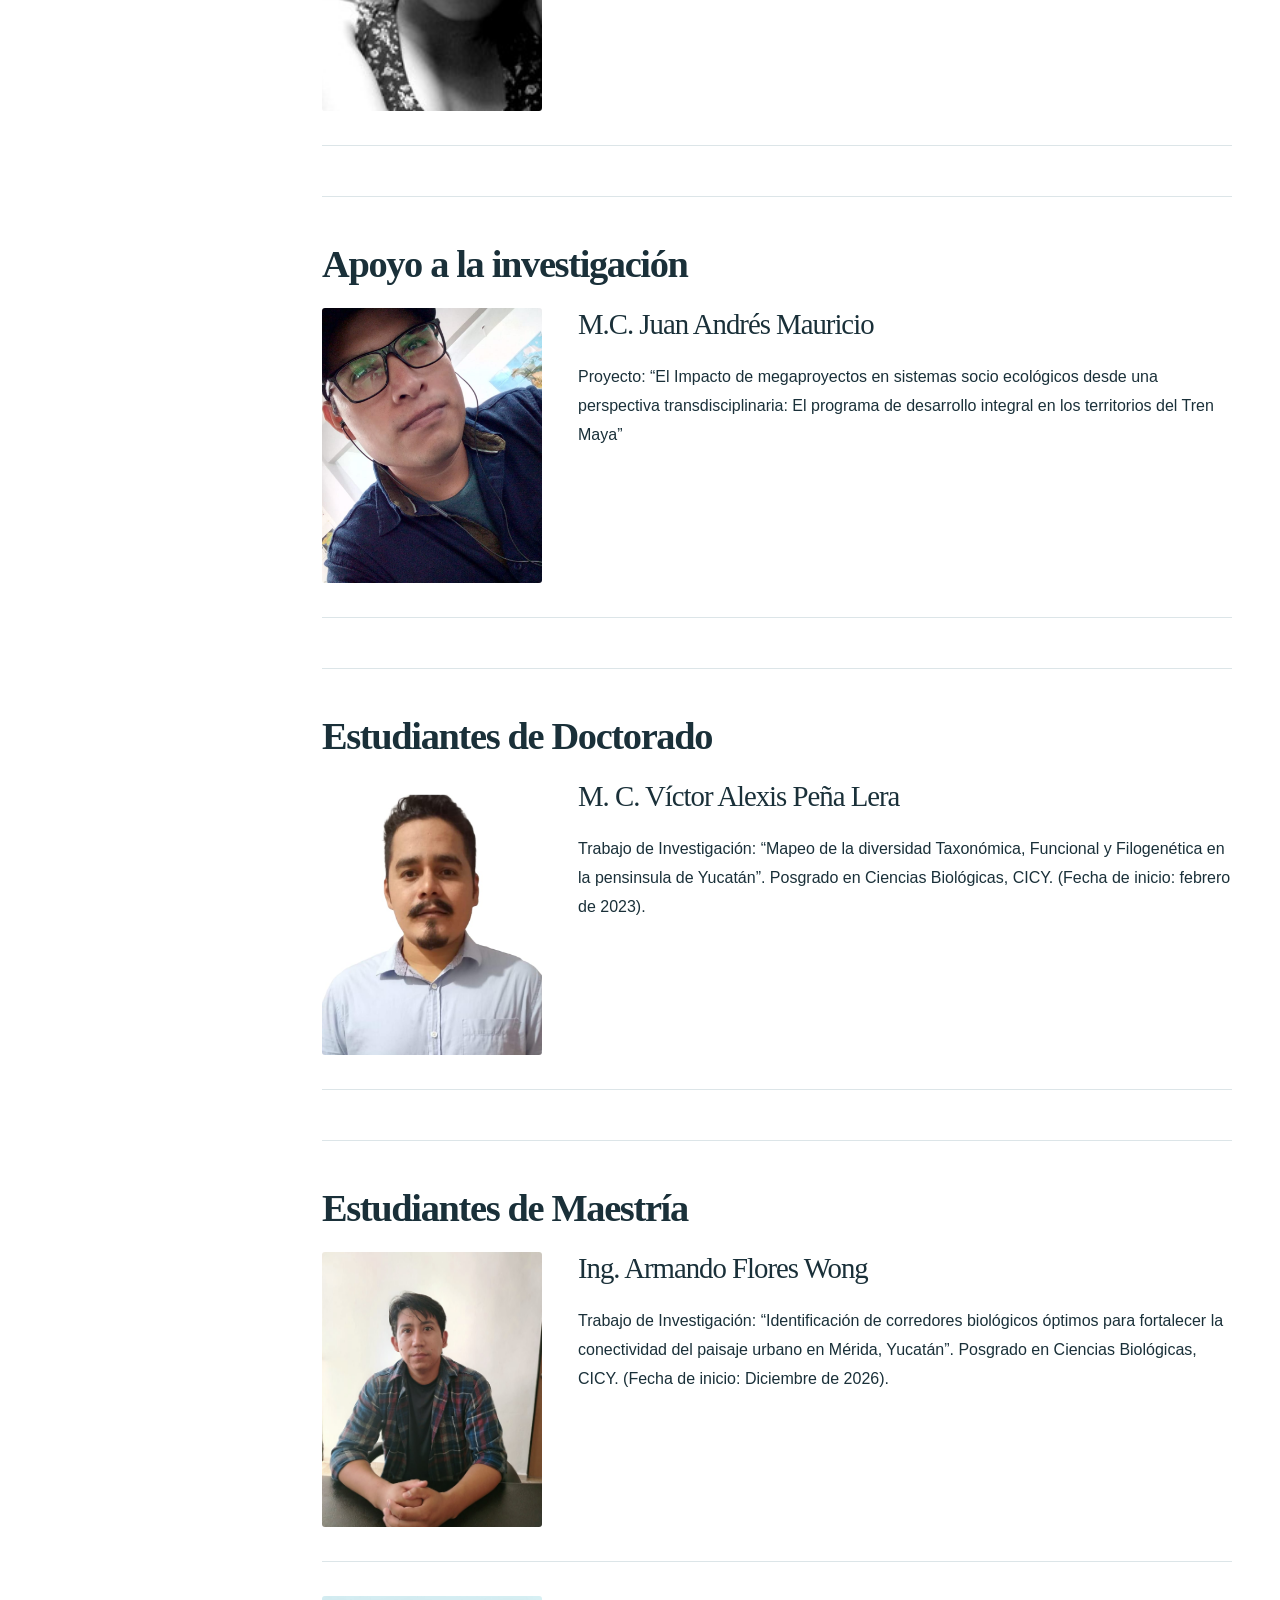
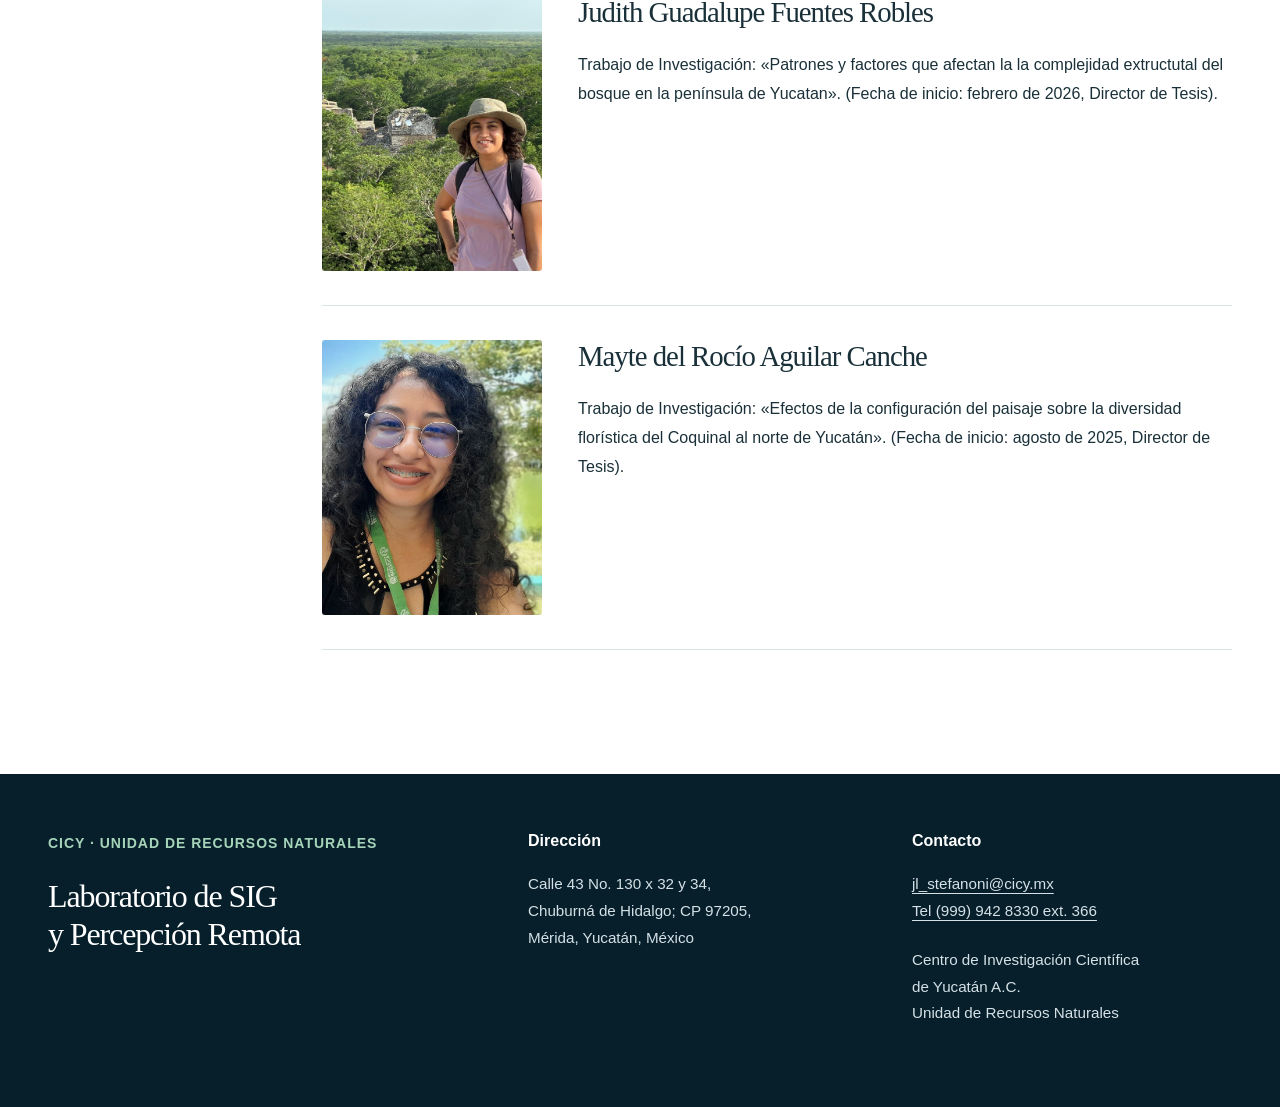
<file: equipo-de-trabajo/index.html>
<!DOCTYPE html><html lang="es"><head><meta charset="utf-8"><meta name="viewport" content="width=device-width, initial-scale=1"><title>Equipo de Trabajo · Laboratorio de SIG y Percepción Remota · CICY</title><meta name="description" content="Las personas detrás de la investigación."><link rel="icon" type="image/png" href="../assets/logo-laboratorio.png"><link rel="stylesheet" href="../theme.css"><script src="../site.js" defer></script></head><body><a class="skip" href="#contenido">Saltar al contenido</a><div class="institution"><div class="wrap institution-inner"><span>Centro de Investigación Científica de Yucatán A.C.</span><span>Unidad de Recursos Naturales · Mérida, México</span></div></div><header class="site-header"><div class="wrap nav"><a class="brand" href="../index.html" aria-label="Laboratorio SIG y Percepción Remota, inicio"><img class="brand-logo" src="../assets/logo-laboratorio.png" alt="Logo del laboratorio de SIG y Percepción Remota" width="80" height="64"><span class="brand-name">Laboratorio de SIG<br><b>y Percepción Remota</b></span></a><button class="menu-button" aria-expanded="false" aria-controls="navigation">Menú <span aria-hidden="true">☰</span></button><nav id="navigation" aria-label="Navegación principal"><a href="../index.html">Inicio</a><a href="../equipo-de-trabajo/" aria-current="page">Equipo de Trabajo</a><a href="../proyectos/">Proyectos</a><a href="../publicaciones/">Publicaciones</a><a href="../tesis-de-estudiantes/">Tesis de Estudiantes</a><a href="../cursos/">Cursos</a><a href="../divulgacion/">Divulgación</a></nav></div></header><main id="contenido"><section class="page-heading"><div class="wrap"><p class="breadcrumb"><a href="../index.html">Inicio</a><span>/</span>Equipo de Trabajo</p><span class="kicker">Laboratorio de SIG y Percepción Remota</span><h1>Equipo de Trabajo</h1><p>Las personas detrás de la investigación.</p></div></section><div class="wrap page-layout has-contents"><aside class="contents"><span class="kicker">En esta página</span><nav aria-label="Contenido de la página"><a href="#seccion-1">Investigadores Posdoctorales</a><a href="#seccion-2">Apoyo a la investigación</a><a href="#seccion-3">Estudiantes de Doctorado</a><a href="#seccion-4">Estudiantes de Maestría</a></nav></aside><article class="content equipo-de-trabajo">








<div class="wp-block-media-text"><figure class="wp-block-media-text__media"><img src="../assets/19294da-foto-jlhs-3.jpeg" loading="lazy" decoding="async" alt="Investigador Responsable"></figure><div class="wp-block-media-text__content">
<h2 class="role"><strong>Investigador Responsable</strong> </h2>



<h3>Dr. José Luis Hernández-Stefanoni</h3>



<p>El Dr. Hernández-Stefanoni obtuvo el grado de Ingeniero Forestal por la División de Ciencias Forestales de la Universidad Autónoma Chapingo en 1988, el de Maestro en Ciencias en Cómputo Aplicado por el Colegio de Postgraduados en 1992 y el de doctor por Trent University en 2004 en Peterborough Ontario, Canadá.</p>



<p>Ingresó al Centro de Investigación Científica de Yucatán en enero de 2007, donde actualmente es investigador titular C, con nivel III en el Sistema Nacional de Investigadores y miembro de la Academia Mexicana de Ciencias.</p>



<div>
<figure><a href="https://www.researchgate.net/profile/J-Luis-Hernandez-Stefanoni" target="_blank" rel="noopener noreferrer" class="profile-icon-link" aria-label="Perfil en ResearchGate" title="ResearchGate"><img src="../assets/297d096-researchgate_icon_svg.svg_.png" alt="ResearchGate" width="48" height="48" loading="lazy"></a></figure>



<figure><a href="https://scholar.google.es/citations?user=BASUPHgAAAAJ&amp;hl=en" target="_blank" rel="noopener noreferrer" class="profile-icon-link" aria-label="Perfil en Google Scholar" title="Google Scholar"><img src="../assets/33fc7bc-1024px-google_scholar_logo.svg_.png" alt="Google Scholar" width="48" height="48" loading="lazy"></a></figure>



<figure><a href="https://orcid.org/0000-0002-9559-7131" target="_blank" rel="noopener noreferrer" class="profile-icon-link" aria-label="Perfil en ORCID" title="ORCID"><img src="../assets/ab806c6-orcid_id.svg_-1.png" alt="ORCID" width="48" height="48" loading="lazy"></a></figure>
</div>
</div></div>











<div class="wp-block-media-text"><div class="wp-block-media-text__content">
<h2 class="role"><strong>Técnico Académico</strong></h2>



<h3>M.C.  Fernando Jesús Tun Dzul</h3>



<p>Estudió la licenciatura en biología en la UADY en 1996 y la Maestría en Recursos Naturales y Desarrollo Regional en ECOSUR en 2007.</p>



<p>Actualmente es Técnico Titular c.</p>



<div>
<figure><a href="https://www.researchgate.net/profile/Fernando-Tun-Dzul" target="_blank" rel="noopener noreferrer" class="profile-icon-link" aria-label="Perfil en ResearchGate" title="ResearchGate"><img src="../assets/297d096-researchgate_icon_svg.svg_.png" alt="ResearchGate" width="48" height="48" loading="lazy"></a></figure>



<figure><a href="https://scholar.google.es/citations?hl=en&amp;user=-oOLmY4AAAAJ" target="_blank" rel="noopener noreferrer" class="profile-icon-link" aria-label="Perfil en Google Scholar" title="Google Scholar"><img src="../assets/33fc7bc-1024px-google_scholar_logo.svg_.png" alt="Google Scholar" width="48" height="48" loading="lazy"></a></figure>
</div>
</div><figure class="wp-block-media-text__media"><img src="../assets/f6d0e15-fernando.jpg" loading="lazy" decoding="async" alt="Técnico Académico"></figure></div>











<h2 id="seccion-1"><strong>Investigadores Posdoctorales</strong></h2>







<div class="wp-block-media-text"><figure class="wp-block-media-text__media"><img src="../assets/765bb96-whatsapp-image-2024-07-31-at-8.13.16-am.jpeg" loading="lazy" decoding="async" alt="Dra. Gabriela Reyes Palomeque"></figure><div class="wp-block-media-text__content">
<h2>Dra. Gabriela Reyes Palomeque</h2>



<p>Proyecto: “Estimación de la biomasa aérea y sus variaciones a través del tiempo en bosques tropicales secos de la Península de Yucatán a través de sensores remotos.”</p>
</div></div>











<h2 id="seccion-2"><strong>Apoyo a la investigación</strong></h2>







<div class="wp-block-media-text"><div class="wp-block-media-text__content">
<h2>M.C. Juan Andrés Mauricio</h2>



<p>Proyecto: “El Impacto de megaproyectos en sistemas socio ecológicos desde una perspectiva transdisciplinaria: El programa de desarrollo integral en los territorios del Tren Maya”</p>
</div><figure class="wp-block-media-text__media"><img src="../assets/d26063e-juan-andres.jpg" loading="lazy" decoding="async" alt="M.C. Juan Andrés Mauricio"></figure></div>











<h2 id="seccion-3"><strong>Estudiantes de Doctorado</strong></h2>







<div class="wp-block-media-text"><div class="wp-block-media-text__content">
<h2>M. C. Víctor Alexis Peña Lera</h2>



<p>Trabajo de Investigación: “Mapeo de la diversidad Taxonómica, Funcional y Filogenética en la pensinsula de Yucatán”. Posgrado en Ciencias Biológicas, CICY. (Fecha de inicio: febrero de 2023).</p>
</div><figure class="wp-block-media-text__media"><img src="../assets/5f892ea-victor-alexis.jpg" loading="lazy" decoding="async" alt="M. C. Víctor Alexis Peña Lera"></figure></div>











<h2 id="seccion-4"><strong>Estudiantes de Maestría</strong></h2>







<div class="wp-block-media-text"><figure class="wp-block-media-text__media"><img src="../assets/7a08f57-whatsapp-image-2025-07-07-at-10.12.51-am-6.jpeg" loading="lazy" decoding="async" alt="Ing. Armando Flores Wong"></figure><div class="wp-block-media-text__content">
<h2>Ing. Armando Flores Wong</h2>



<p>Trabajo de Investigación: “Identificación de corredores biológicos óptimos para fortalecer la conectividad del paisaje urbano en Mérida, Yucatán”. Posgrado en Ciencias Biológicas, CICY. (Fecha de inicio: Diciembre de 2026).</p>
</div></div>



<div class="wp-block-media-text"><div class="wp-block-media-text__content">
<h2>Judith Guadalupe Fuentes Robles</h2>



<p>Trabajo de Investigación: «Patrones y factores que afectan la la complejidad extructutal del bosque en la península de Yucatan». (Fecha de inicio: febrero de 2026, Director de Tesis).</p>
</div><figure class="wp-block-media-text__media"><img src="../assets/68394f2-whatsapp-image-2026-10-01-at-3.25.23-pm.jpeg" loading="lazy" decoding="async" alt="Judith Guadalupe Fuentes Robles"></figure></div>



<div class="wp-block-media-text"><figure class="wp-block-media-text__media"><img src="../assets/b306418-whatsapp-image-2026-10-01-at-3.24.57-pm.jpeg" loading="lazy" decoding="async" alt="Mayte del Rocío Aguilar Canche"></figure><div class="wp-block-media-text__content">
<h2>Mayte del Rocío Aguilar Canche</h2>



<p>Trabajo de Investigación: «Efectos de la configuración del paisaje sobre la diversidad florística del Coquinal al norte de Yucatán». (Fecha de inicio: agosto de 2025, Director de Tesis).</p>
</div></div>




</article></div></main><footer id="contacto"><div class="wrap footer-grid"><div><span class="kicker">CICY · Unidad de Recursos Naturales</span><h2>Laboratorio de SIG<br>y Percepción Remota</h2></div><div><h3>Dirección</h3><p>Calle 43 No. 130 x 32 y 34,<br>Chuburná de Hidalgo; CP 97205,<br>Mérida, Yucatán, México</p></div><div><h3>Contacto</h3><p><a href="mailto:jl_stefanoni@cicy.mx">jl_stefanoni@cicy.mx</a><br><a href="tel:+529999428330;ext=366">Tel (999) 942 8330 ext. 366</a></p><p>Centro de Investigación Científica<br>de Yucatán A.C.<br>Unidad de Recursos Naturales</p></div></div></footer></body></html>
</file>
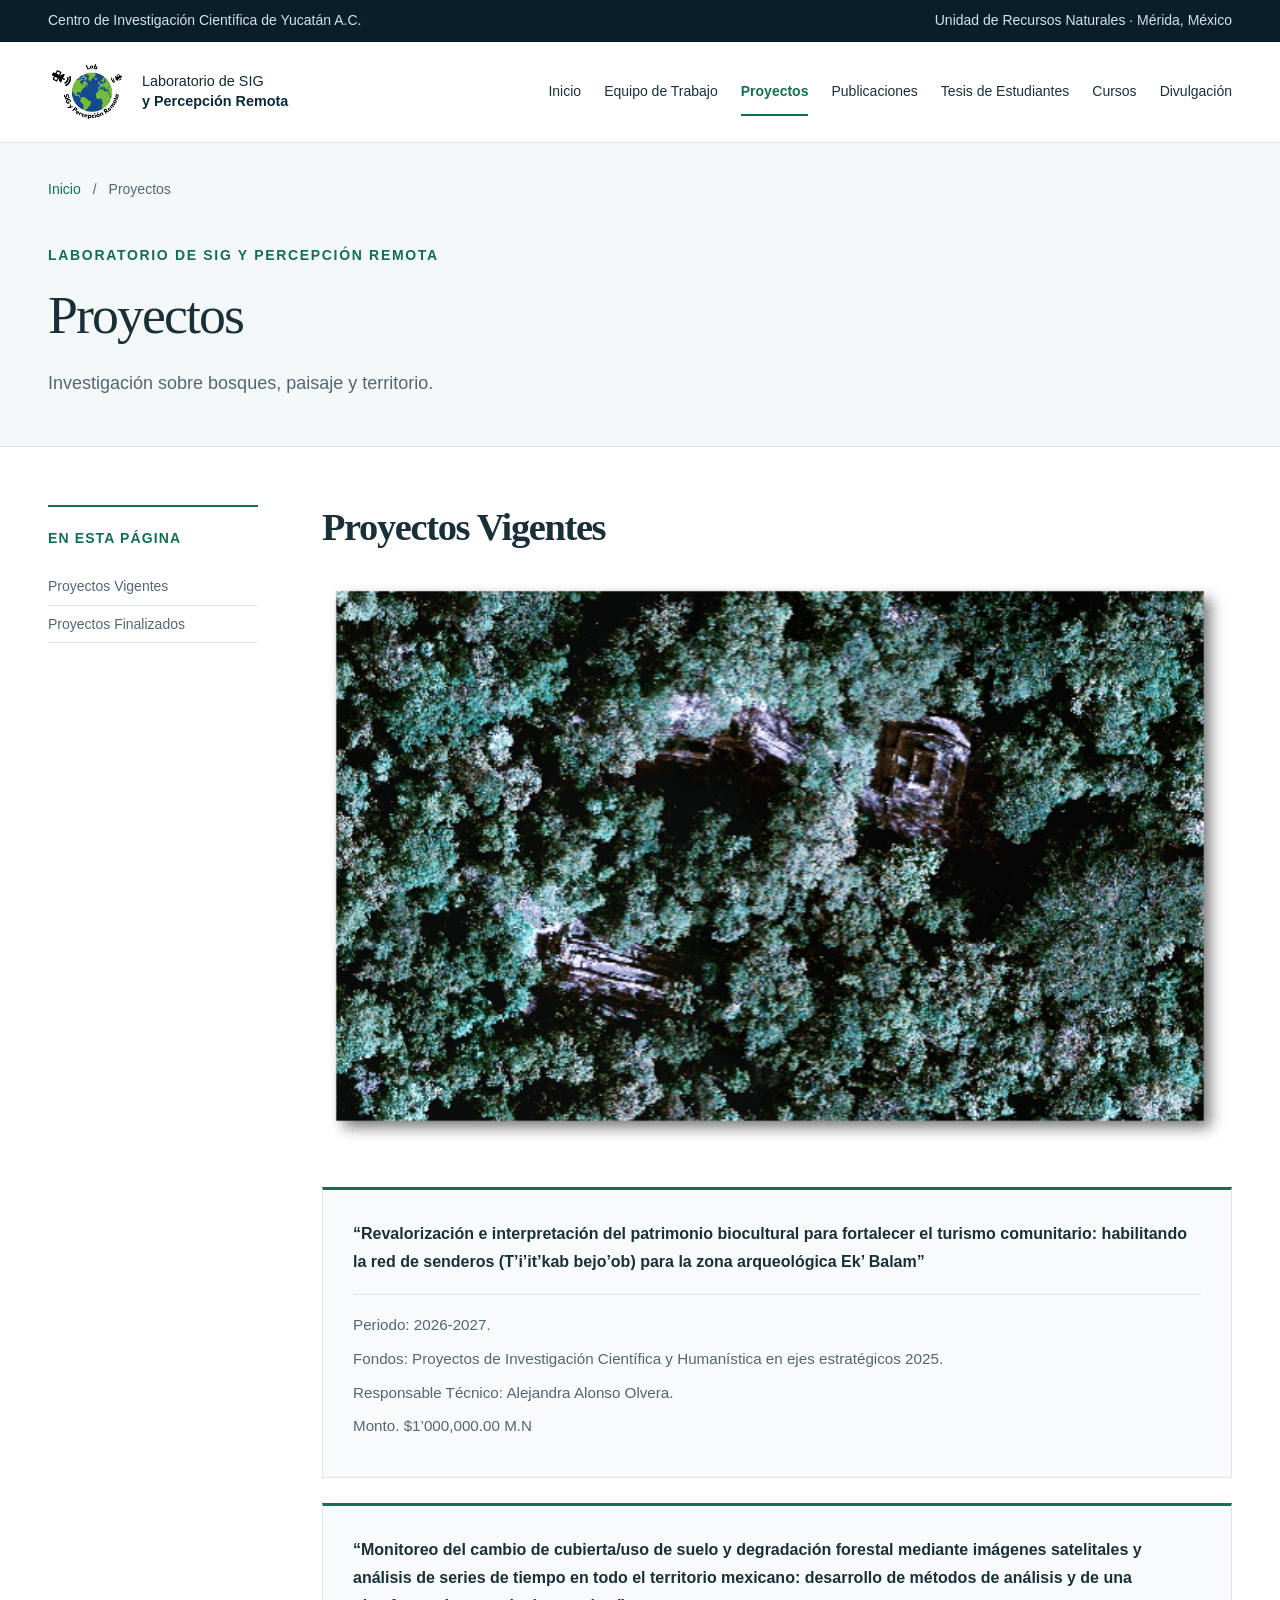
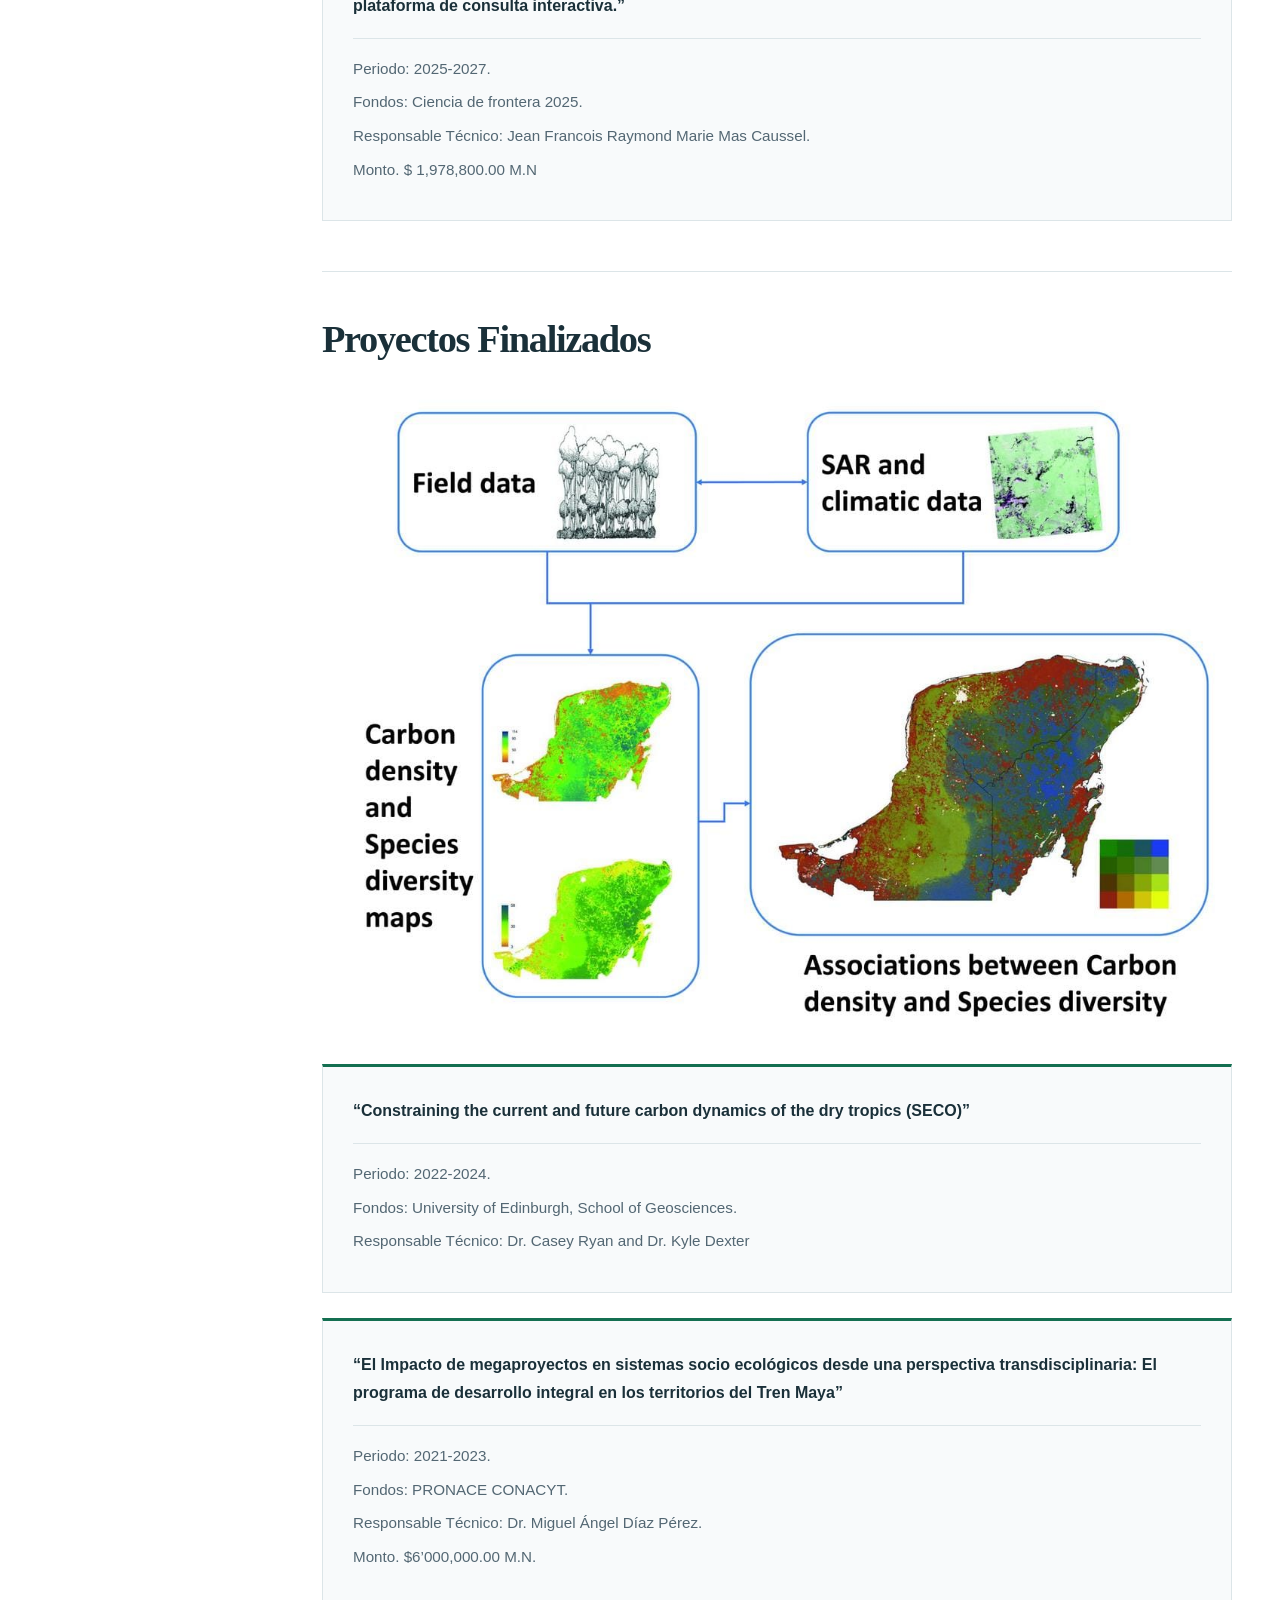
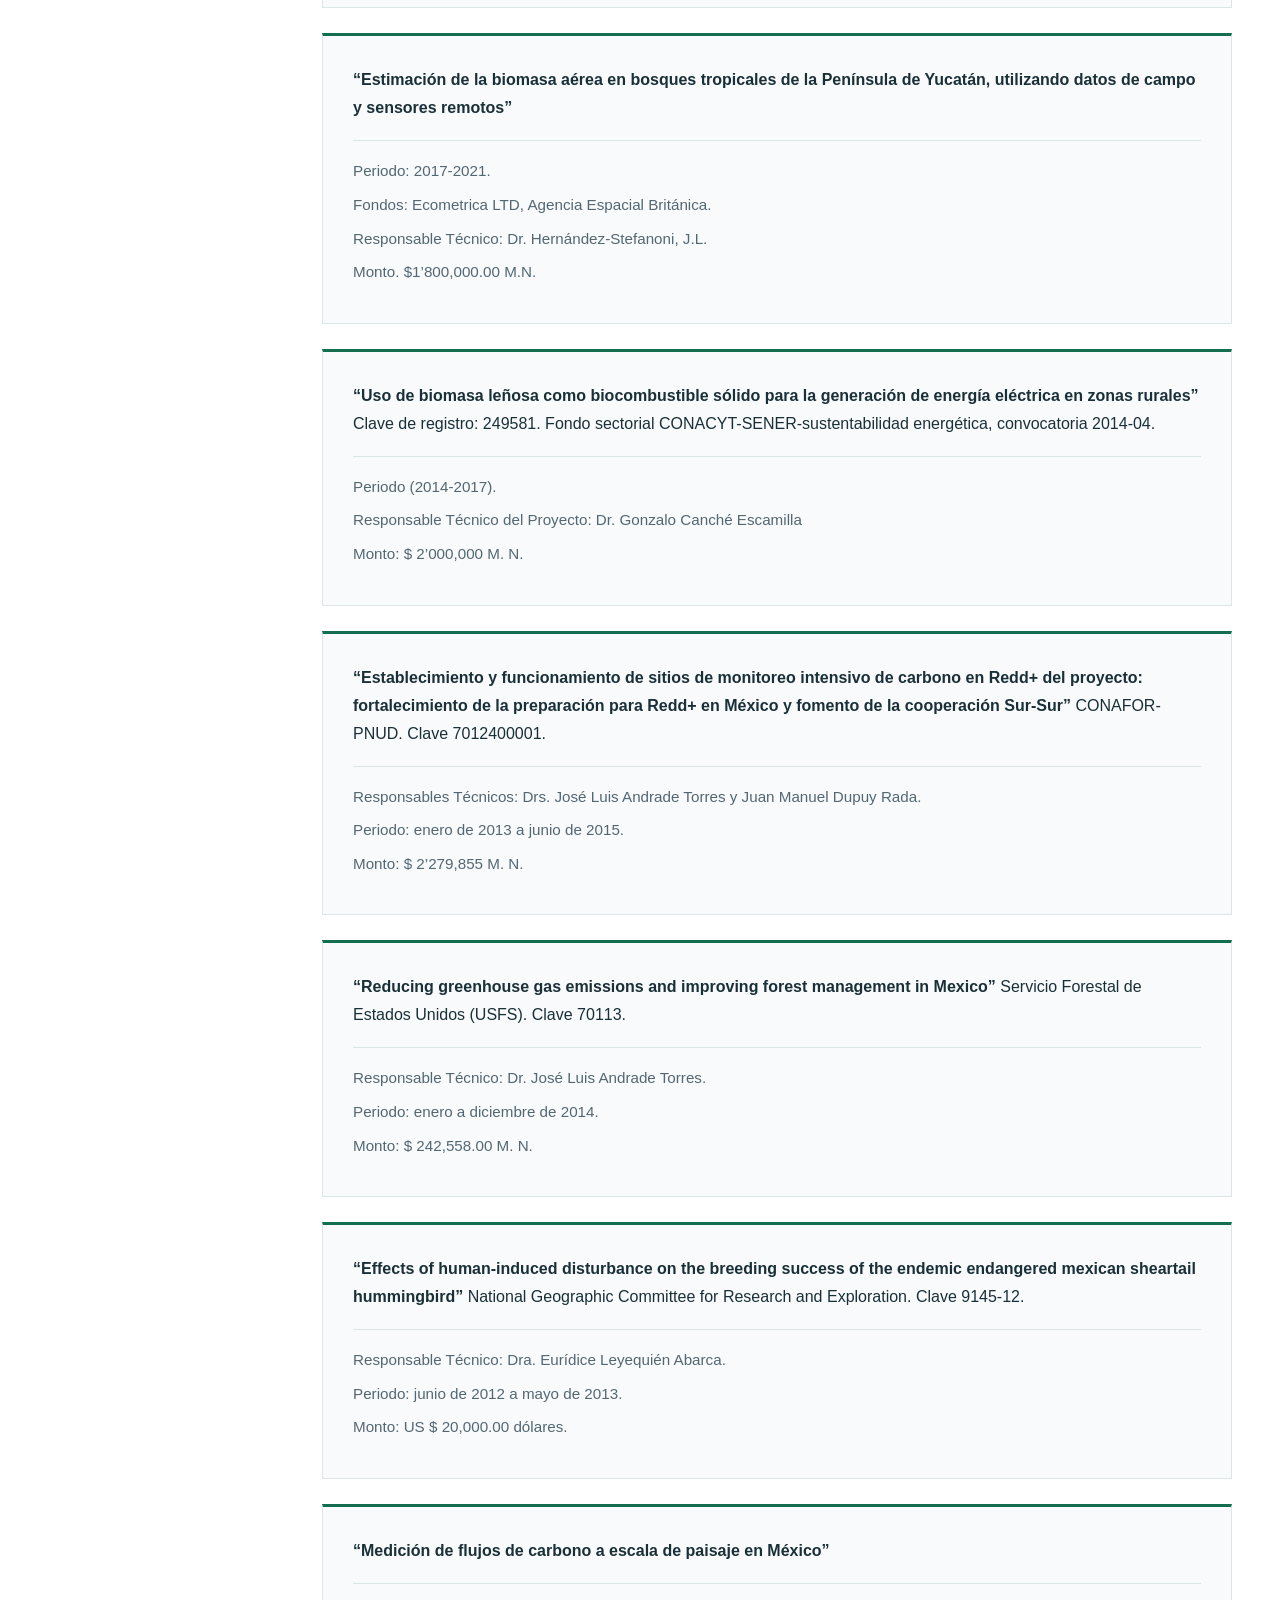
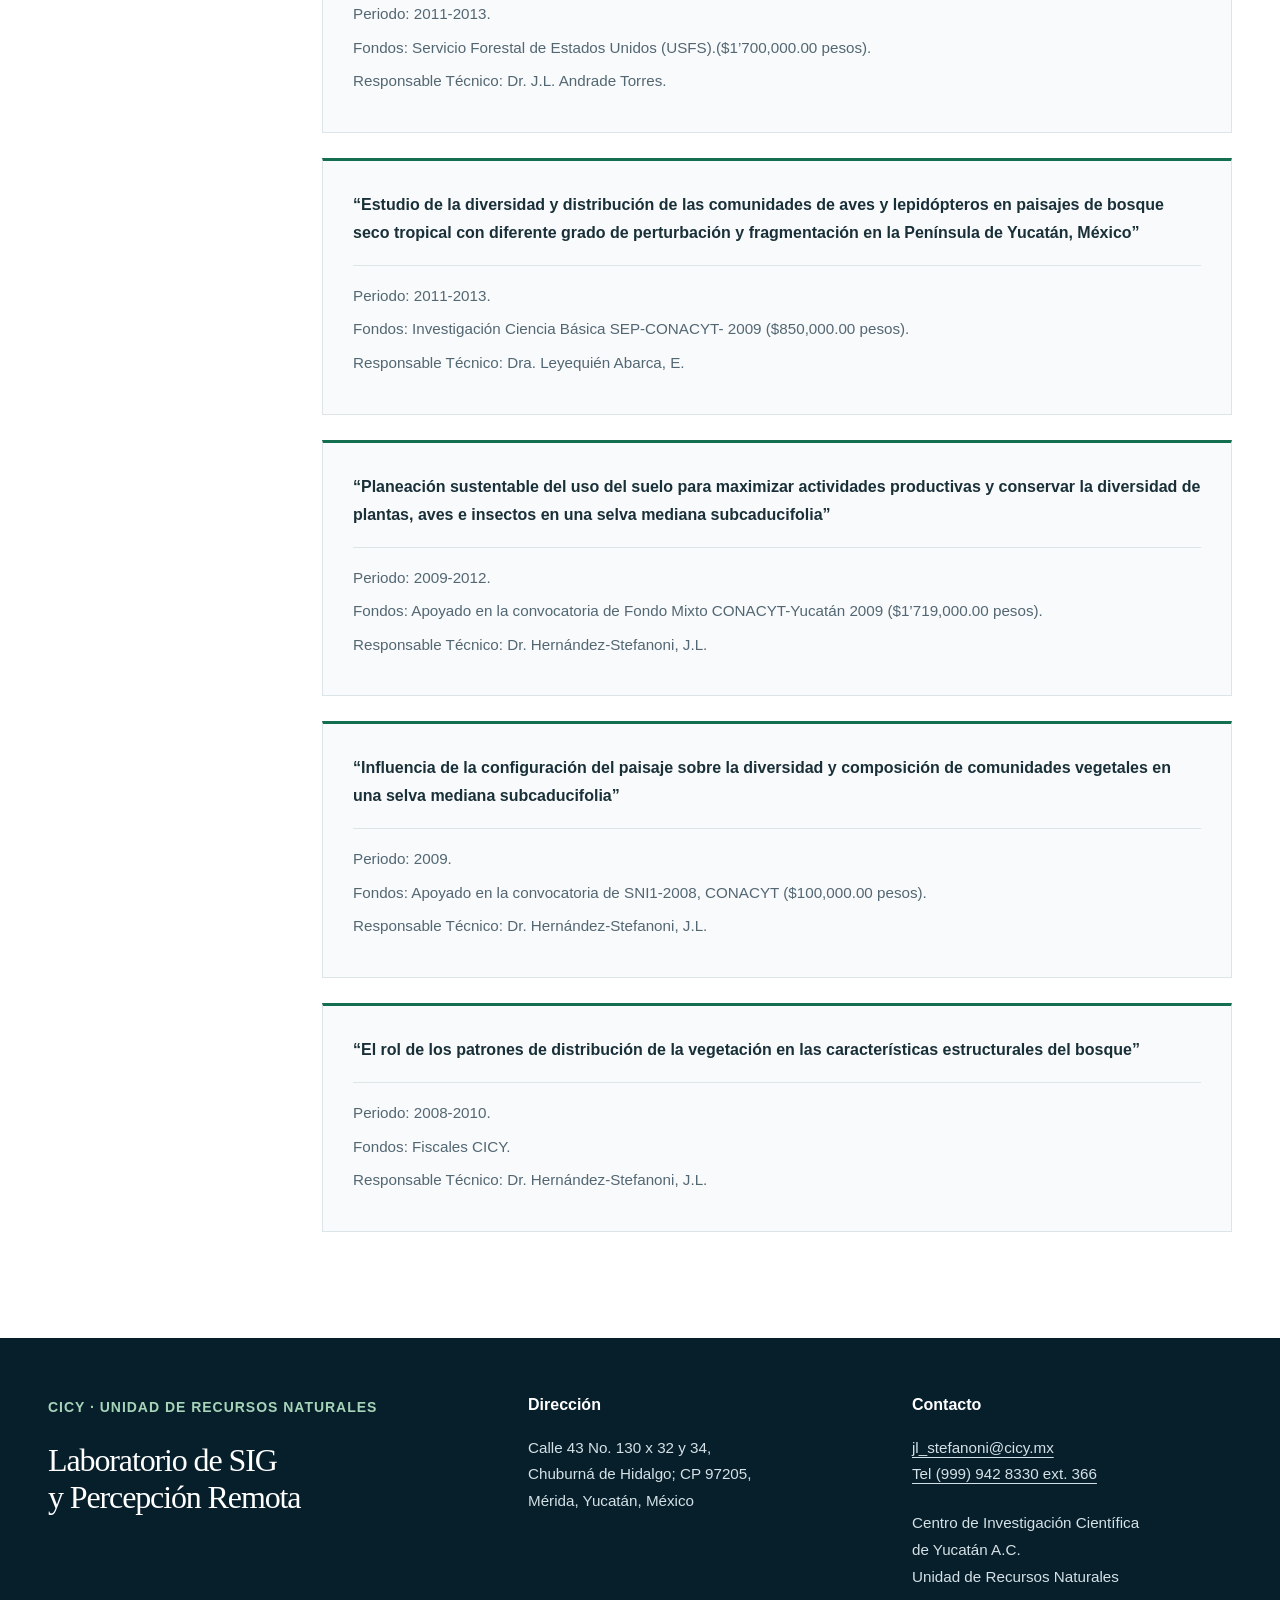
<file: proyectos/index.html>
<!DOCTYPE html><html lang="es"><head><meta charset="utf-8"><meta name="viewport" content="width=device-width, initial-scale=1"><title>Proyectos · Laboratorio de SIG y Percepción Remota · CICY</title><meta name="description" content="Investigación sobre bosques, paisaje y territorio."><link rel="icon" type="image/png" href="../assets/logo-laboratorio.png"><link rel="stylesheet" href="../theme.css"><script src="../site.js" defer></script></head><body><a class="skip" href="#contenido">Saltar al contenido</a><div class="institution"><div class="wrap institution-inner"><span>Centro de Investigación Científica de Yucatán A.C.</span><span>Unidad de Recursos Naturales · Mérida, México</span></div></div><header class="site-header"><div class="wrap nav"><a class="brand" href="../index.html" aria-label="Laboratorio SIG y Percepción Remota, inicio"><img class="brand-logo" src="../assets/logo-laboratorio.png" alt="Logo del laboratorio de SIG y Percepción Remota" width="80" height="64"><span class="brand-name">Laboratorio de SIG<br><b>y Percepción Remota</b></span></a><button class="menu-button" aria-expanded="false" aria-controls="navigation">Menú <span aria-hidden="true">☰</span></button><nav id="navigation" aria-label="Navegación principal"><a href="../index.html">Inicio</a><a href="../equipo-de-trabajo/">Equipo de Trabajo</a><a href="../proyectos/" aria-current="page">Proyectos</a><a href="../publicaciones/">Publicaciones</a><a href="../tesis-de-estudiantes/">Tesis de Estudiantes</a><a href="../cursos/">Cursos</a><a href="../divulgacion/">Divulgación</a></nav></div></header><main id="contenido"><section class="page-heading"><div class="wrap"><p class="breadcrumb"><a href="../index.html">Inicio</a><span>/</span>Proyectos</p><span class="kicker">Laboratorio de SIG y Percepción Remota</span><h1>Proyectos</h1><p>Investigación sobre bosques, paisaje y territorio.</p></div></section><div class="wrap page-layout has-contents"><aside class="contents"><span class="kicker">En esta página</span><nav aria-label="Contenido de la página"><a href="#seccion-1">Proyectos Vigentes</a><a href="#seccion-2">Proyectos Finalizados</a></nav></aside><article class="content proyectos">




<h2 id="seccion-1"><strong>Proyectos Vigentes</strong></h2>



<figure class="project-visual"><img src="../assets/0278504-imagen2.png" loading="lazy" decoding="async" alt=""></figure>



<ol class="projects-list">
<li><strong>“Revalorización e interpretación del patrimonio biocultural para fortalecer el turismo comunitario: habilitando la red de senderos (T’i’it’kab bejo’ob) para la zona arqueológica Ek’ Balam”</strong>
<ul>
<li>Periodo: 2026-2027.</li>



<li>Fondos: Proyectos de Investigación Científica y Humanística en ejes estratégicos 2025.</li>



<li>Responsable Técnico: Alejandra Alonso Olvera. </li>



<li>Monto. $1’000,000.00 M.N<strong>  </strong></li>
</ul>
</li>



<li><strong>“Monitoreo del cambio de cubierta/uso de suelo y degradación forestal mediante imágenes satelitales y análisis de series de tiempo en todo el territorio mexicano: desarrollo de métodos de análisis y de una plataforma de consulta interactiva.”</strong>
<ul>
<li>Periodo: 2025-2027.</li>



<li>Fondos: Ciencia de frontera 2025.</li>



<li>Responsable Técnico: Jean Francois Raymond Marie Mas Caussel. </li>



<li>Monto. $ 1,978,800.00 M.N </li>
</ul>
</li>
</ol>











<h2 id="seccion-2"><strong>Proyectos Finalizados</strong></h2>



<figure class="project-visual"><img src="../assets/a4b1488-imagen-1-1.jpg" loading="lazy" decoding="async" alt=""></figure>



<ol class="projects-list">
<li><strong>“Constraining the current and future carbon dynamics of the dry tropics (SECO)”       </strong>
<ul>
<li>Periodo: 2022-2024.                                                                                                                              </li>



<li>Fondos: University of Edinburgh, School of Geosciences.                                                         </li>



<li>Responsable Técnico: Dr. Casey Ryan and Dr. Kyle Dexter  </li>
</ul>
</li>



<li><strong>“El Impacto de megaproyectos en sistemas socio ecológicos desde una perspectiva transdisciplinaria: El programa de desarrollo integral en los territorios del Tren Maya”               </strong>
<ul>
<li>Periodo: 2021-2023.                                                                                                                         </li>



<li>Fondos: PRONACE CONACYT.                                                                                                      </li>



<li>Responsable Técnico: Dr. Miguel Ángel Díaz Pérez.</li>



<li>Monto. $6’000,000.00 M.N.</li>
</ul>
</li>



<li><strong>“Estimación de la biomasa aérea en bosques tropicales de la Península de Yucatán, utilizando datos de campo y sensores remotos”               </strong>
<ul>
<li>Periodo: 2017-2021.                                                                     </li>



<li>Fondos: Ecometrica LTD, Agencia Espacial Británica.           </li>



<li>Responsable Técnico: Dr. Hernández-Stefanoni, J.L.                       </li>



<li>Monto. $1’800,000.00 M.N.</li>
</ul>
</li>



<li><strong>“Uso de biomasa leñosa como biocombustible sólido para la generación de energía eléctrica en zonas rurales<strong>”</strong>  </strong>                                          Clave de registro: 249581. Fondo sectorial CONACYT-SENER-sustentabilidad energética, convocatoria 2014-04.
<ul>
<li>Periodo (2014-2017).                                                                    </li>



<li>Responsable Técnico del Proyecto: Dr. Gonzalo Canché Escamilla         </li>



<li>Monto: $ 2’000,000 M. N.</li>
</ul>
</li>



<li><strong><strong>“</strong>Establecimiento y funcionamiento de sitios de monitoreo intensivo de carbono en Redd+ del proyecto: fortalecimiento de la preparación para Redd+ en México y fomento de la cooperación Sur-Sur”</strong> CONAFOR-PNUD. Clave 7012400001.
<ul>
<li>Responsables Técnicos: Drs. José Luis Andrade Torres y Juan Manuel Dupuy Rada.                                              </li>



<li>Periodo: enero de 2013 a junio de 2015.                                      </li>



<li>Monto: $ 2’279,855 M. N.</li>
</ul>
</li>



<li><strong><strong>“Reducing greenhouse gas emissions and improving forest management in Mexico”</strong> </strong>Servicio Forestal de Estados Unidos (USFS). Clave 70113.
<ul>
<li>Responsable Técnico: Dr. José Luis Andrade Torres.                             </li>



<li>Periodo: enero a diciembre de 2014.                                                         </li>



<li>Monto: $ 242,558.00 M. N.</li>
</ul>
</li>



<li><strong><strong>“Effects of human-induced disturbance on the breeding success of the endemic endangered mexican sheartail hummingbird”</strong></strong> National Geographic Committee for Research and Exploration. Clave 9145-12.
<ul>
<li>Responsable Técnico: Dra. Eurídice Leyequién Abarca.                         </li>



<li>Periodo: junio de 2012 a mayo de 2013.                                                   </li>



<li>Monto: US $ 20,000.00 dólares.</li>
</ul>
</li>



<li><strong><strong>“Medición de flujos de carbono a escala de paisaje en México”</strong></strong>
<ul>
<li>Periodo: 2011-2013.                                                                                 </li>



<li>Fondos: Servicio Forestal de Estados Unidos (USFS).($1’700,000.00 pesos).                                                                                            </li>



<li>Responsable Técnico: Dr. J.L. Andrade Torres.<strong>                                                      </strong></li>
</ul>
</li>



<li><strong><strong>“Estudio de la diversidad y distribución de las comunidades de aves y lepidópteros en paisajes de bosque seco tropical con diferente grado de perturbación y fragmentación en la Península de Yucatán, México”</strong>  </strong>
<ul>
<li>Periodo: 2011-2013.                                                                               </li>



<li>Fondos: Investigación Ciencia Básica SEP-CONACYT- 2009 ($850,000.00 pesos).                                                                     </li>



<li>Responsable Técnico: Dra. Leyequién Abarca, E.  </li>
</ul>
</li>



<li><strong><strong>“Planeación sustentable del uso del suelo para maximizar actividades productivas y conservar la diversidad de plantas, aves e insectos en una selva mediana subcaducifolia”</strong>    </strong>
<ul>
<li>Periodo: 2009-2012.                                                                               </li>



<li>Fondos: Apoyado en la convocatoria de Fondo Mixto CONACYT-Yucatán 2009 ($1’719,000.00 pesos).                                              </li>



<li>Responsable Técnico: Dr. Hernández-Stefanoni, J.L.  </li>
</ul>
</li>



<li><strong><strong>“Influencia de la configuración del paisaje sobre la diversidad y composición de comunidades vegetales en una selva mediana subcaducifolia”</strong>          </strong>
<ul>
<li>Periodo: 2009.                                                                              </li>



<li>Fondos: Apoyado en la convocatoria de SNI1-2008, CONACYT ($100,000.00 pesos). </li>



<li>Responsable Técnico: Dr. Hernández-Stefanoni, J.L. </li>
</ul>
</li>



<li><strong><strong>“El rol de los patrones de distribución de la vegetación en las características estructurales del bosque”</strong>    </strong>
<ul>
<li>Periodo: 2008-2010.                                                                         </li>



<li>Fondos: Fiscales CICY.                                                        </li>



<li>Responsable Técnico: Dr. Hernández-Stefanoni, J.L. </li>
</ul>
</li>
</ol>
</article></div></main><footer id="contacto"><div class="wrap footer-grid"><div><span class="kicker">CICY · Unidad de Recursos Naturales</span><h2>Laboratorio de SIG<br>y Percepción Remota</h2></div><div><h3>Dirección</h3><p>Calle 43 No. 130 x 32 y 34,<br>Chuburná de Hidalgo; CP 97205,<br>Mérida, Yucatán, México</p></div><div><h3>Contacto</h3><p><a href="mailto:jl_stefanoni@cicy.mx">jl_stefanoni@cicy.mx</a><br><a href="tel:+529999428330;ext=366">Tel (999) 942 8330 ext. 366</a></p><p>Centro de Investigación Científica<br>de Yucatán A.C.<br>Unidad de Recursos Naturales</p></div></div></footer></body></html>
</file>
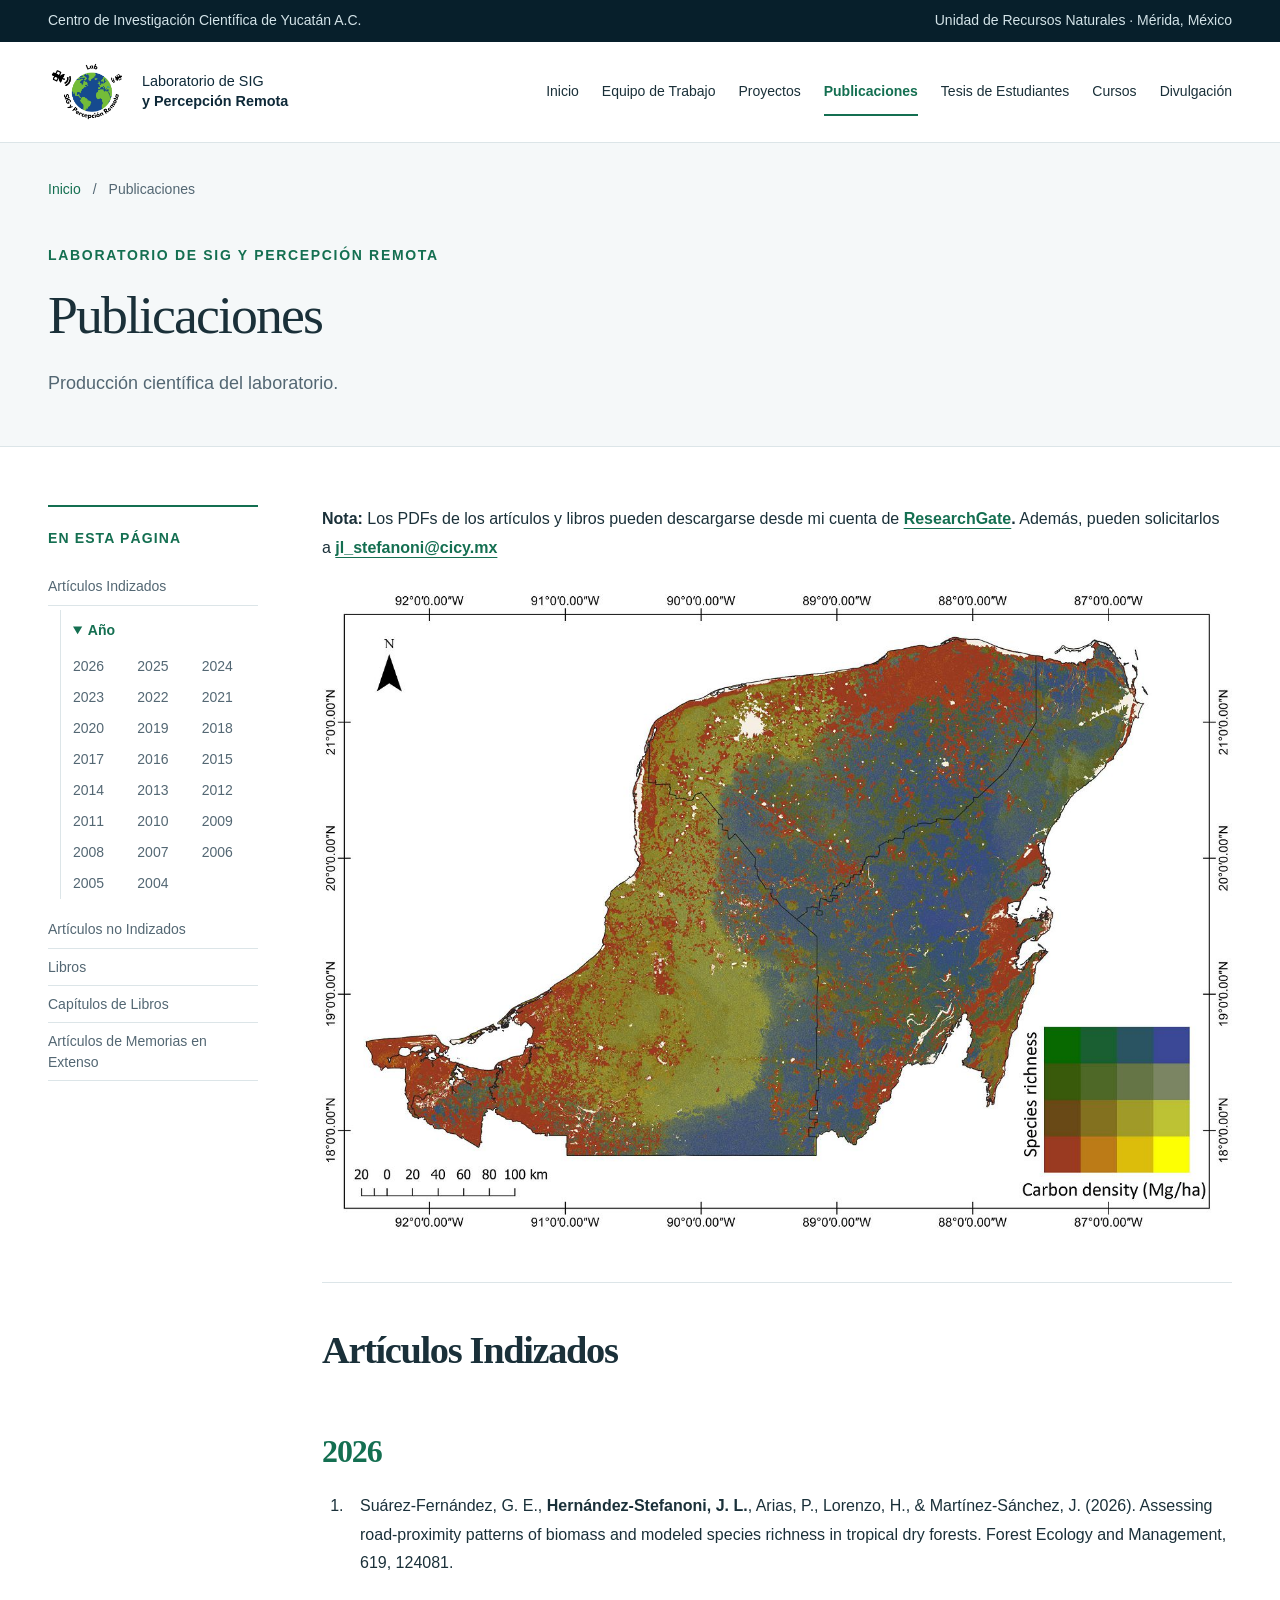
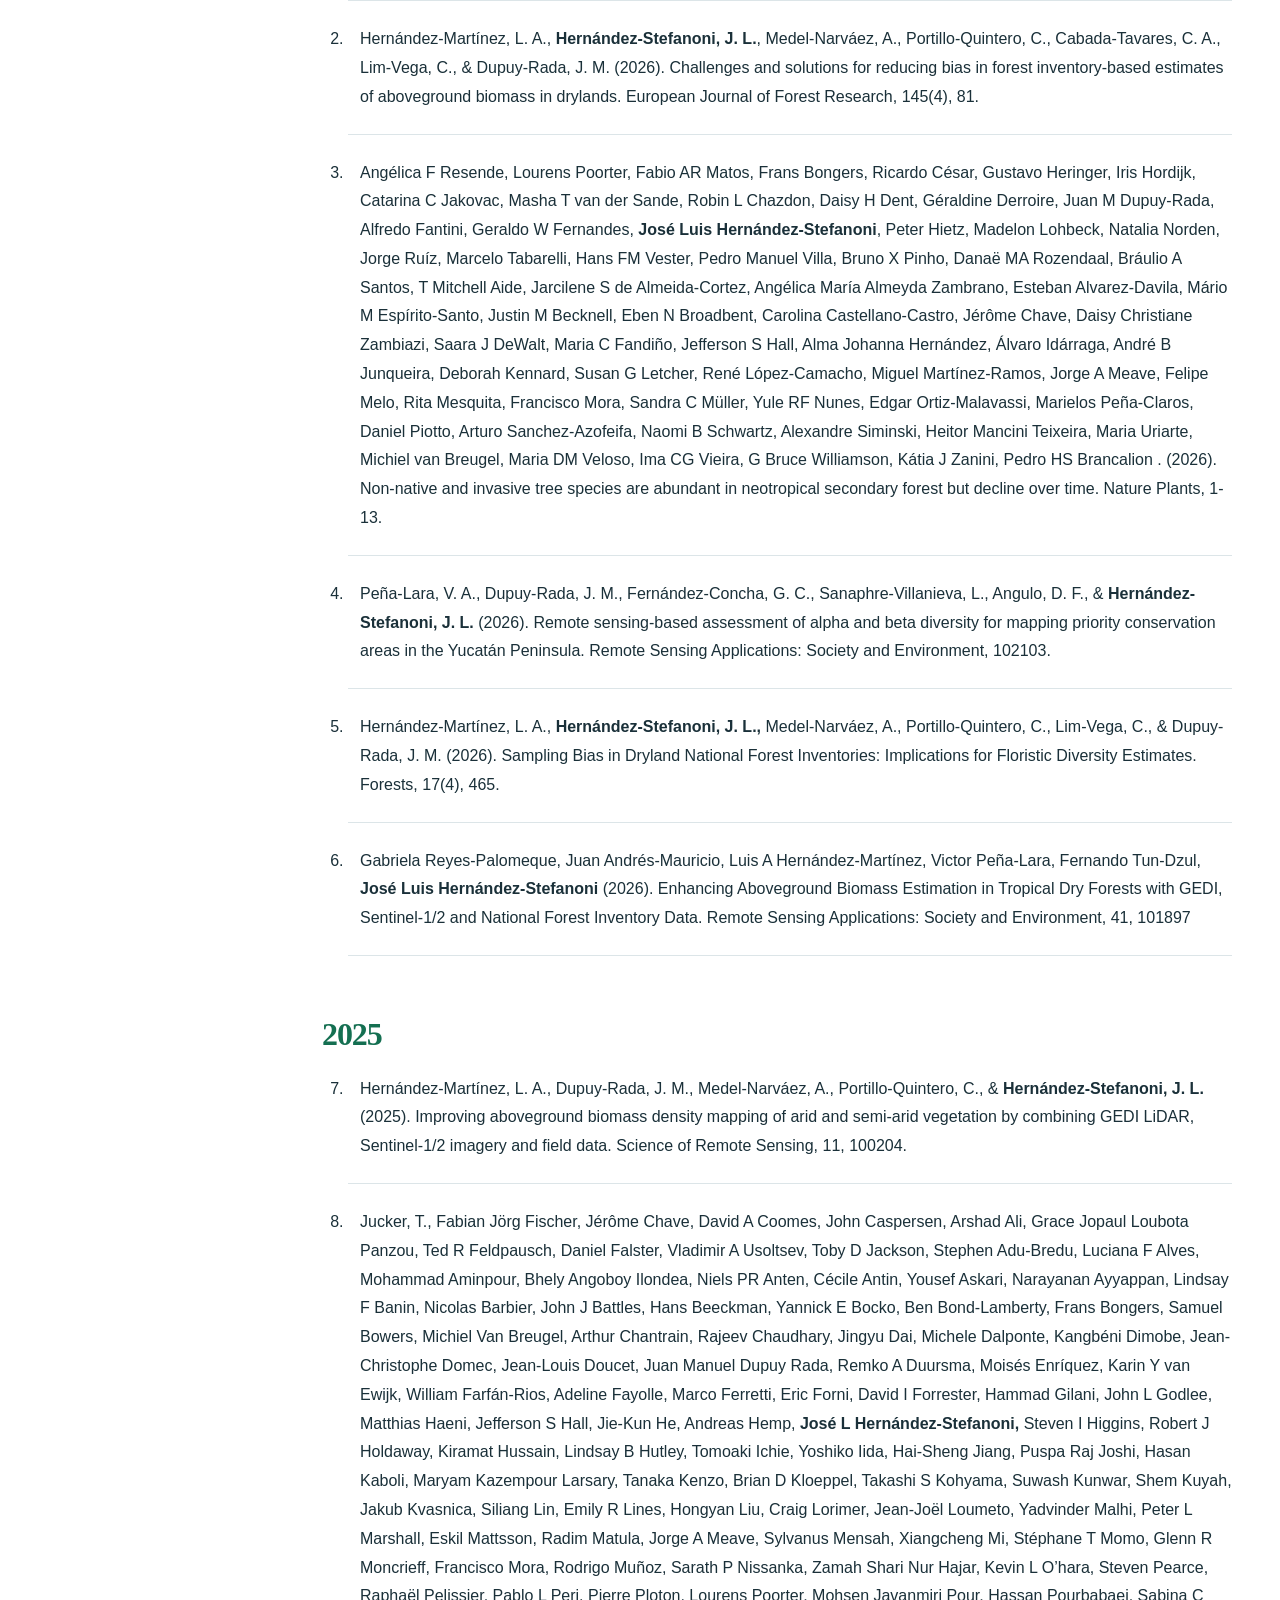
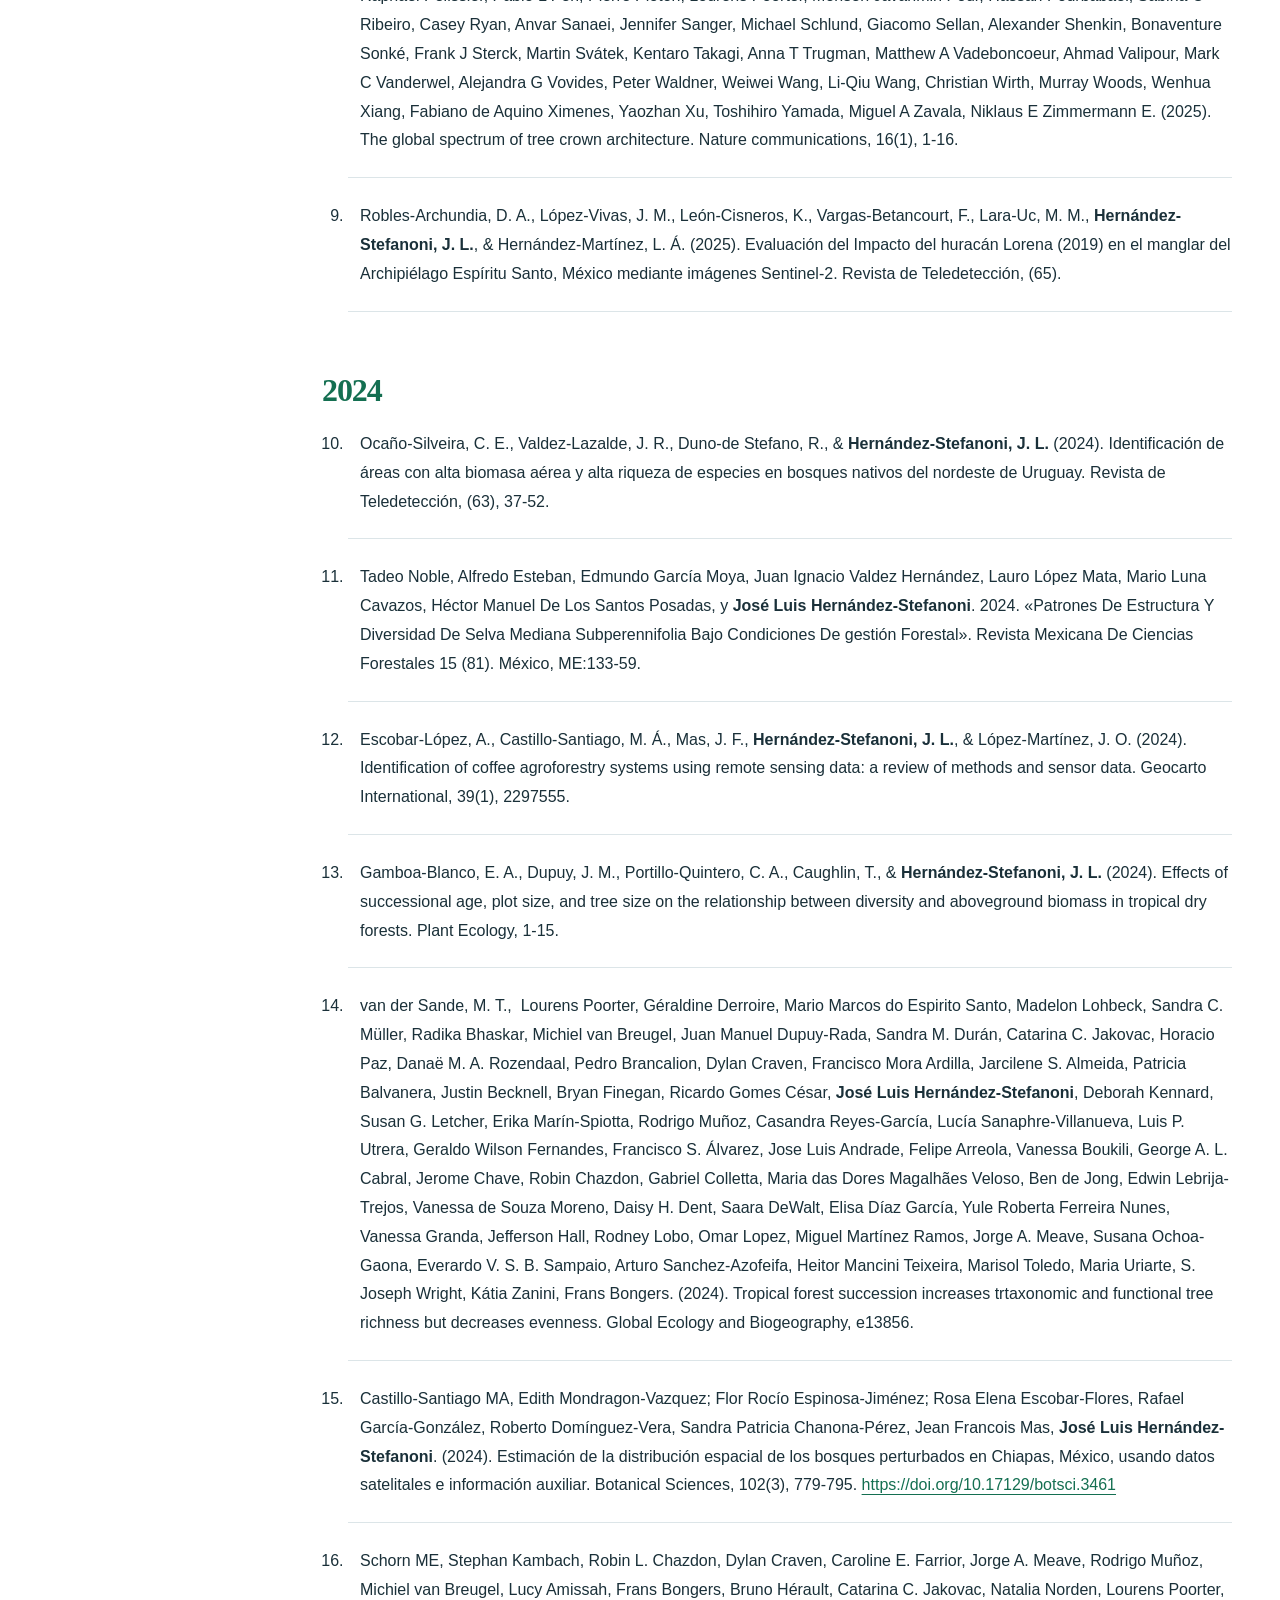
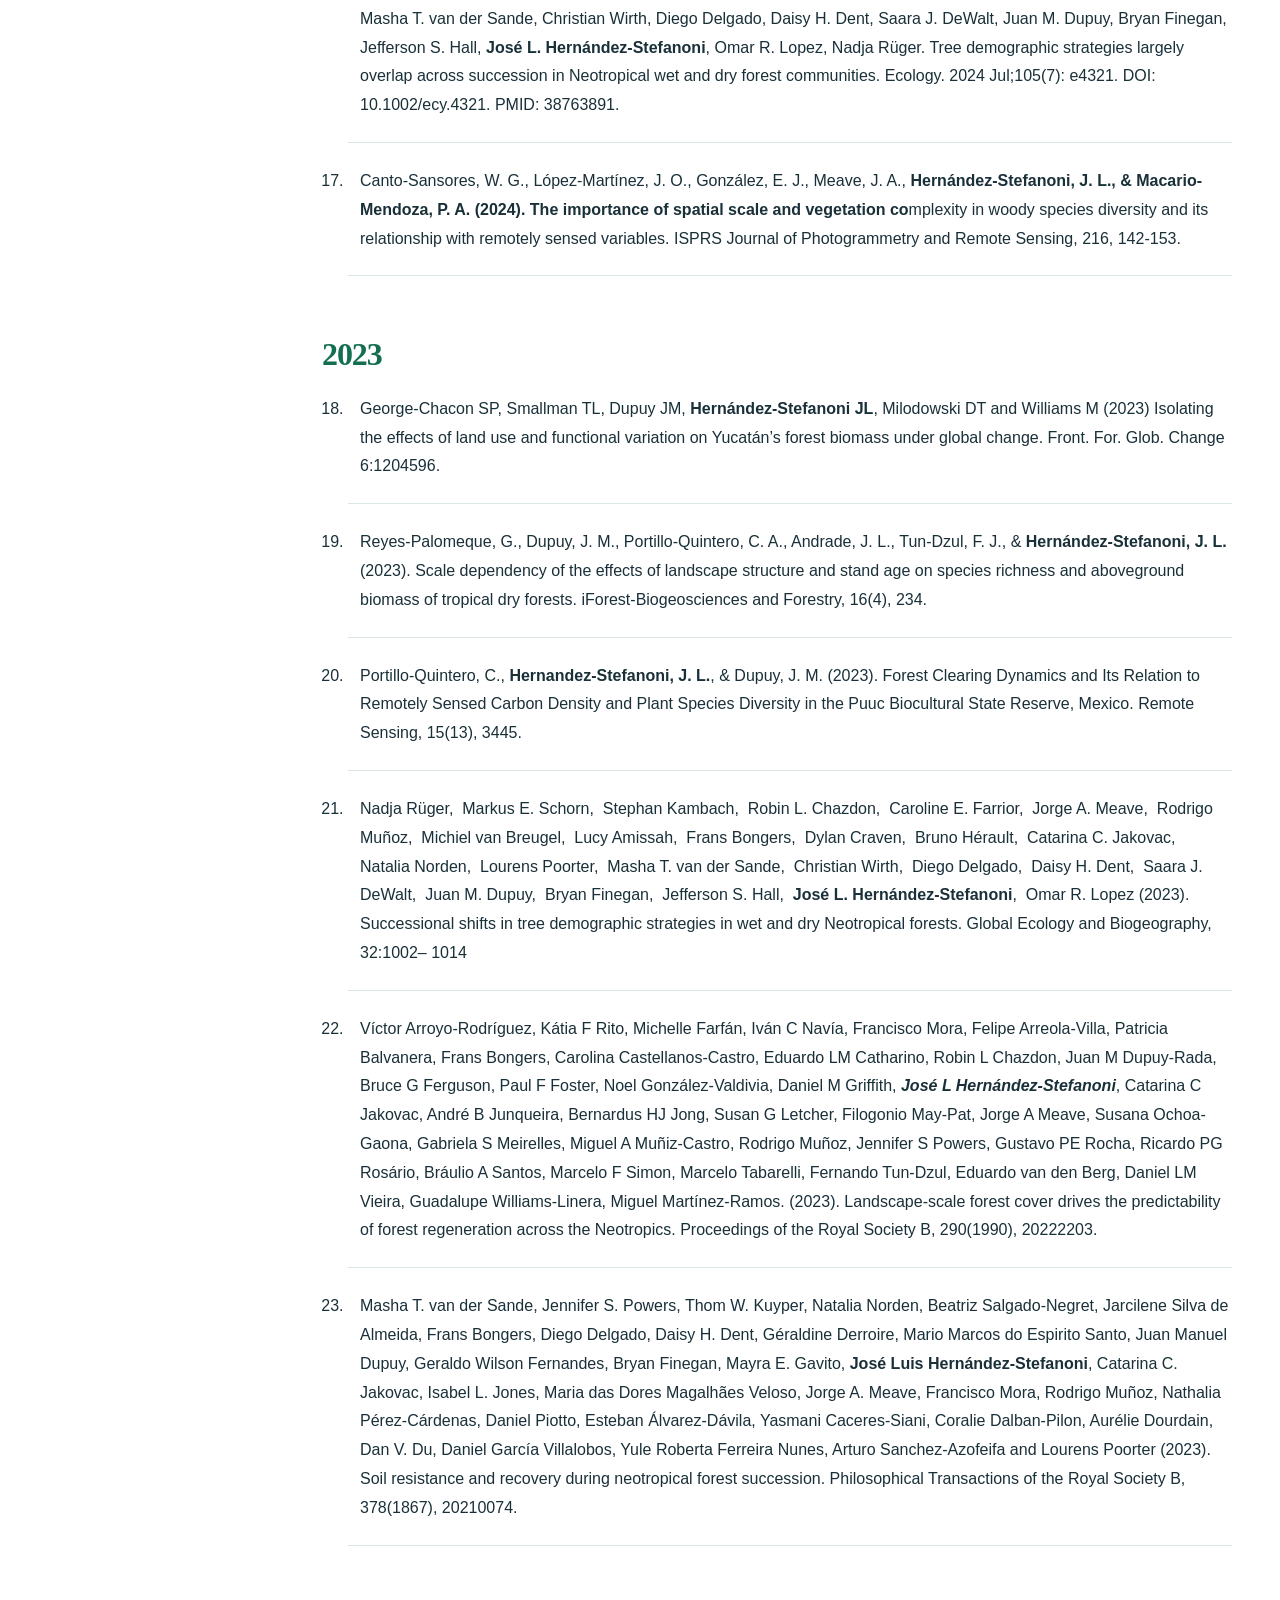
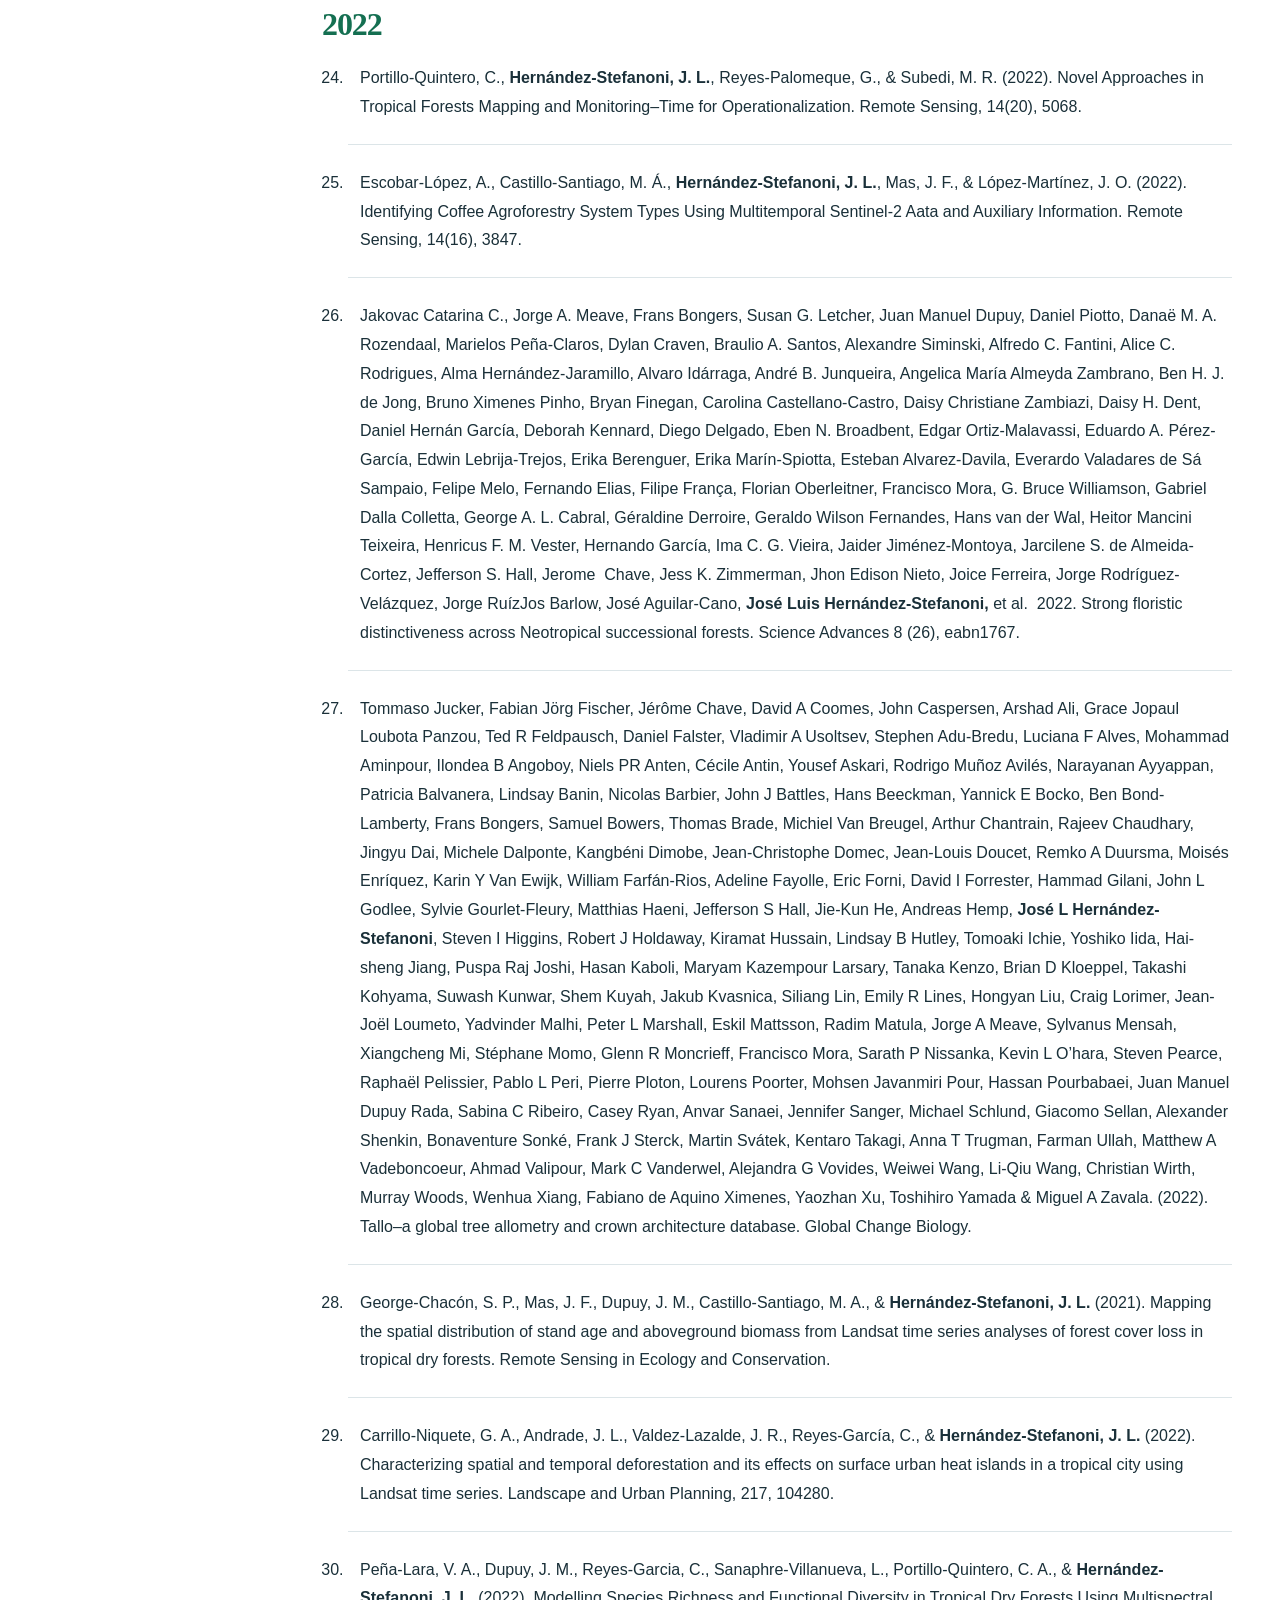
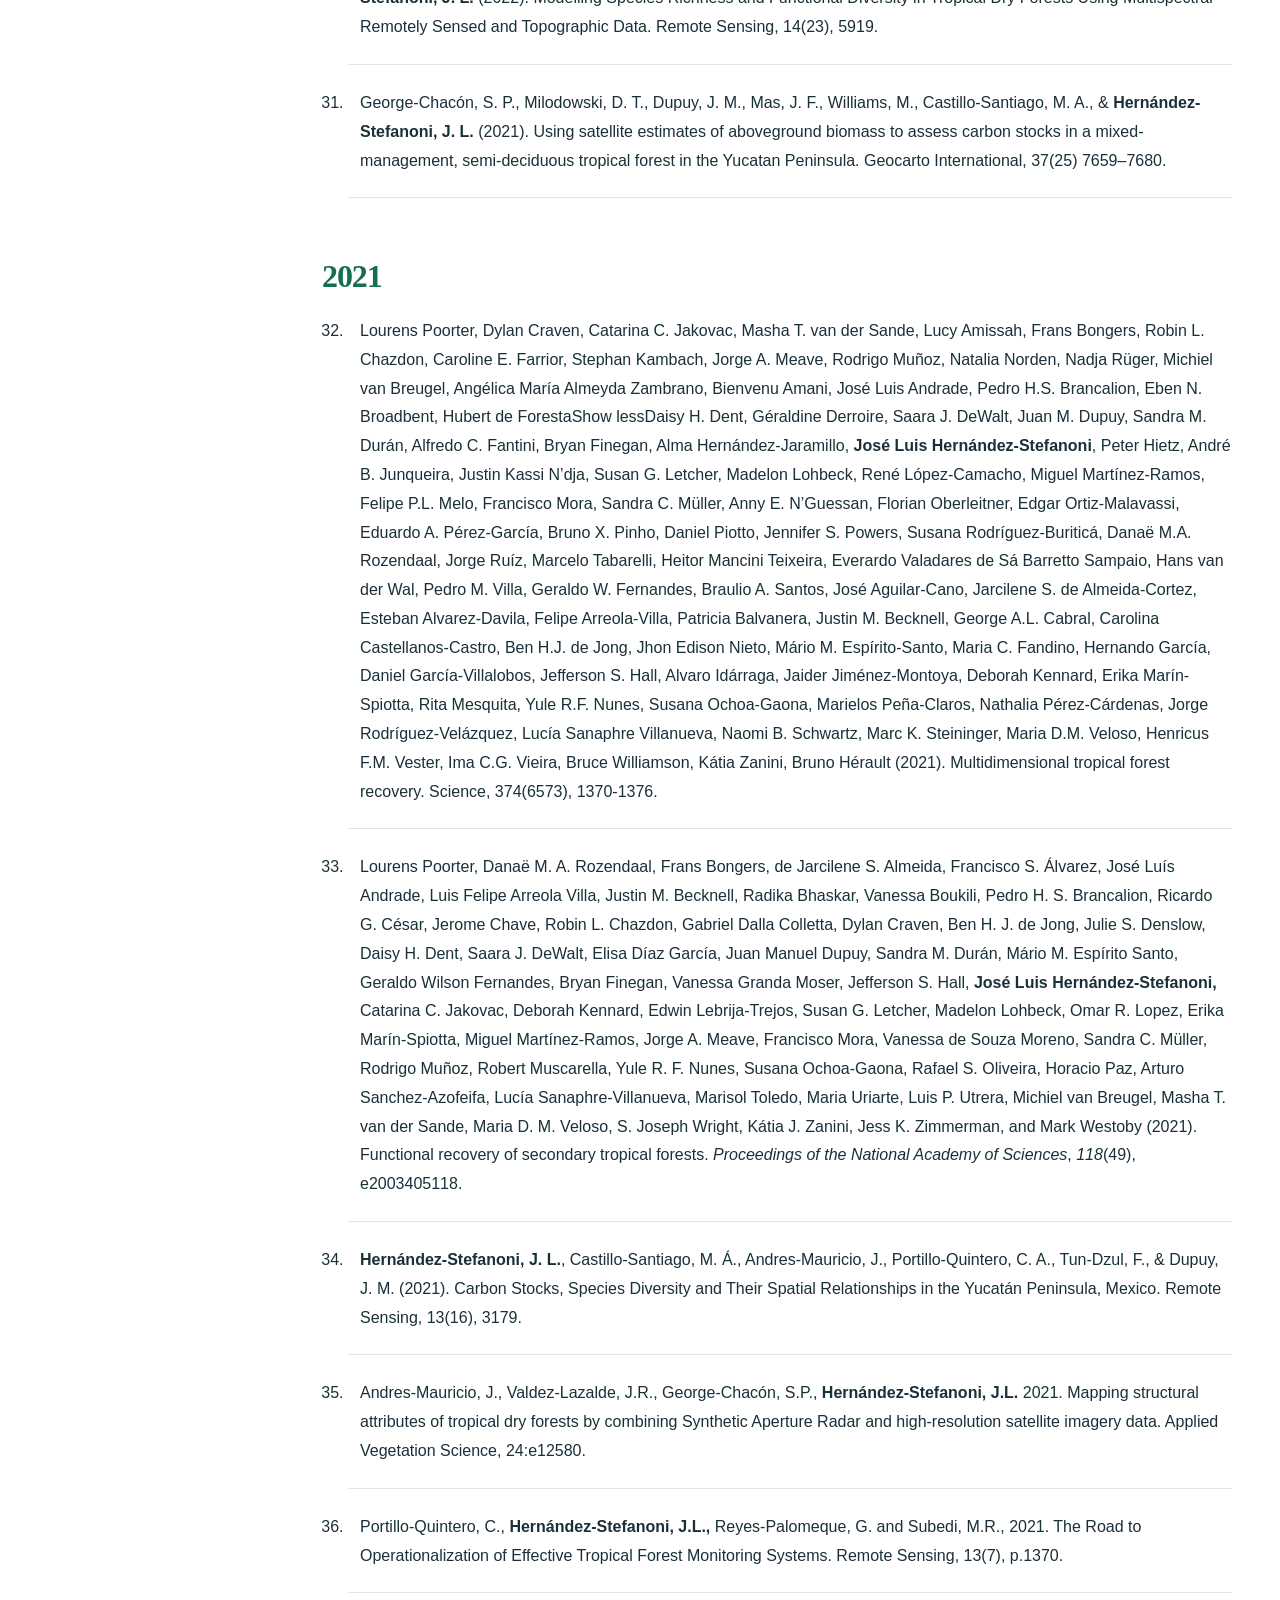
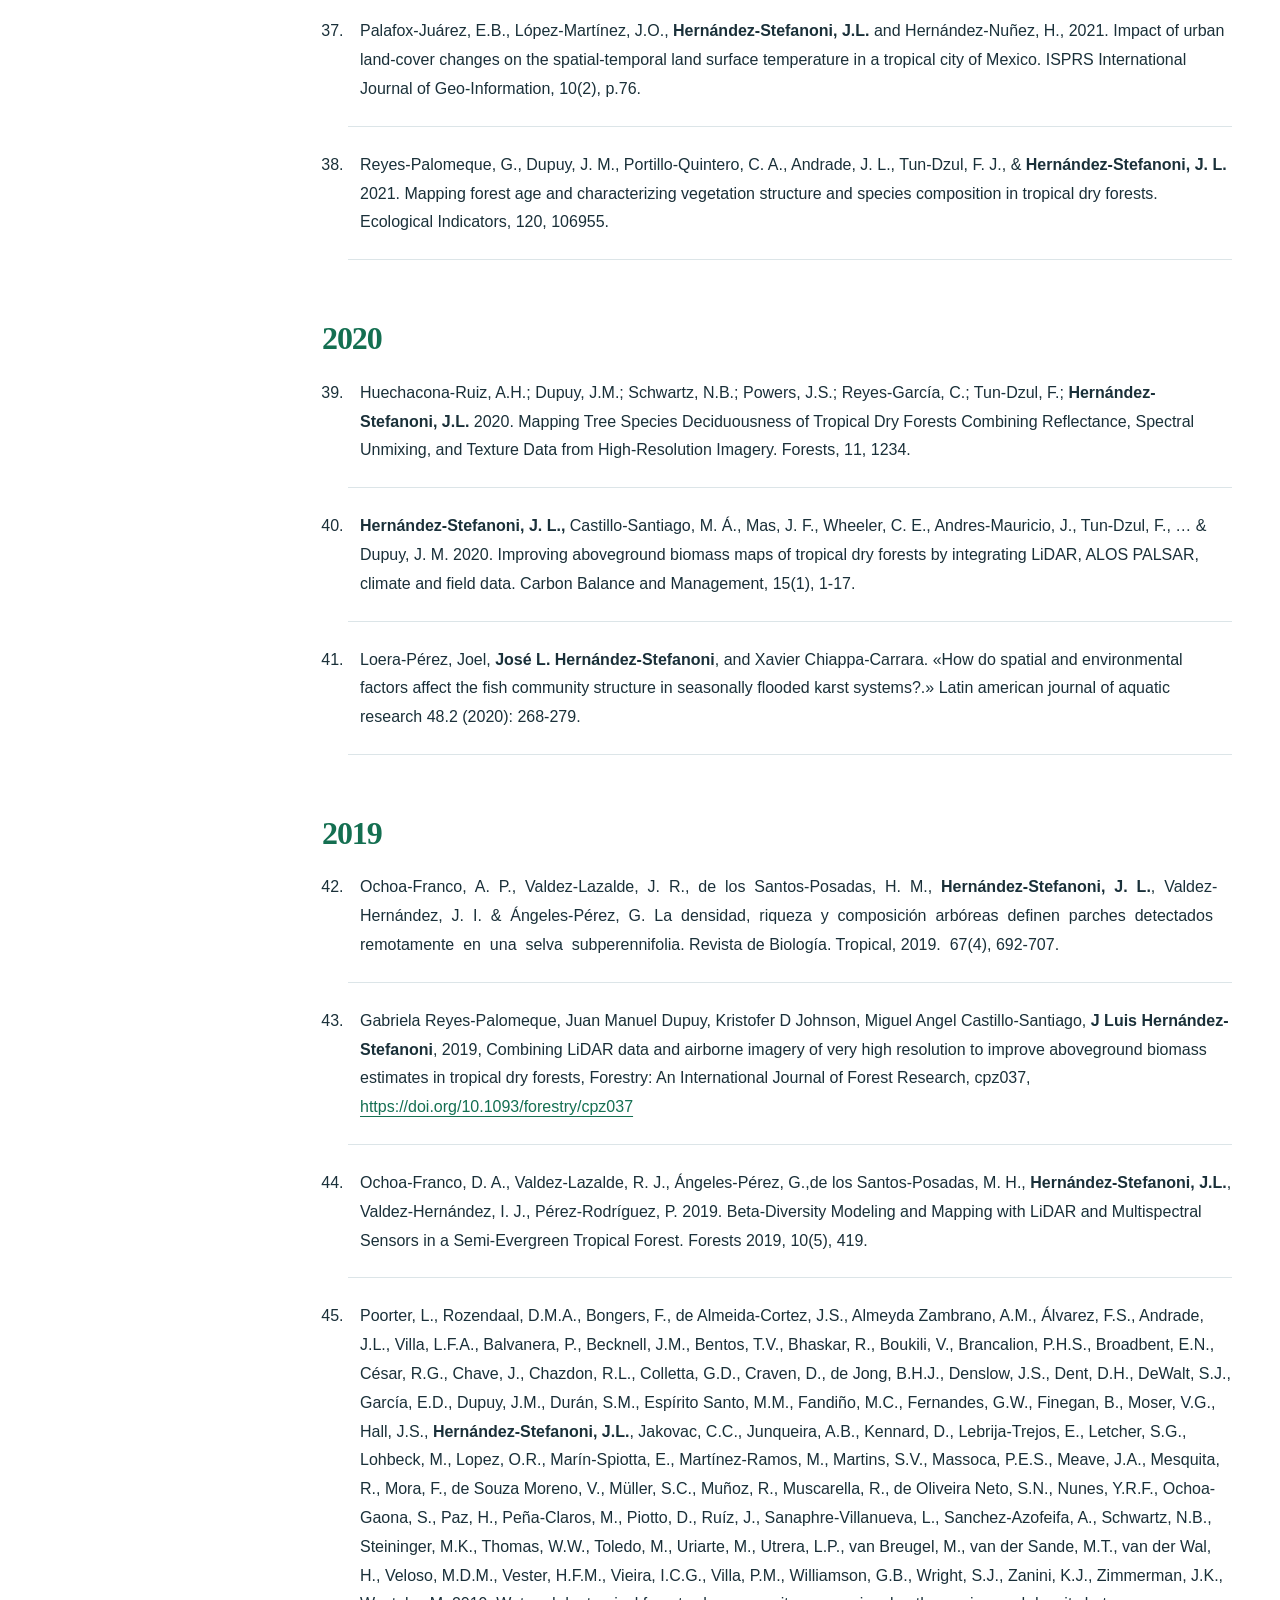
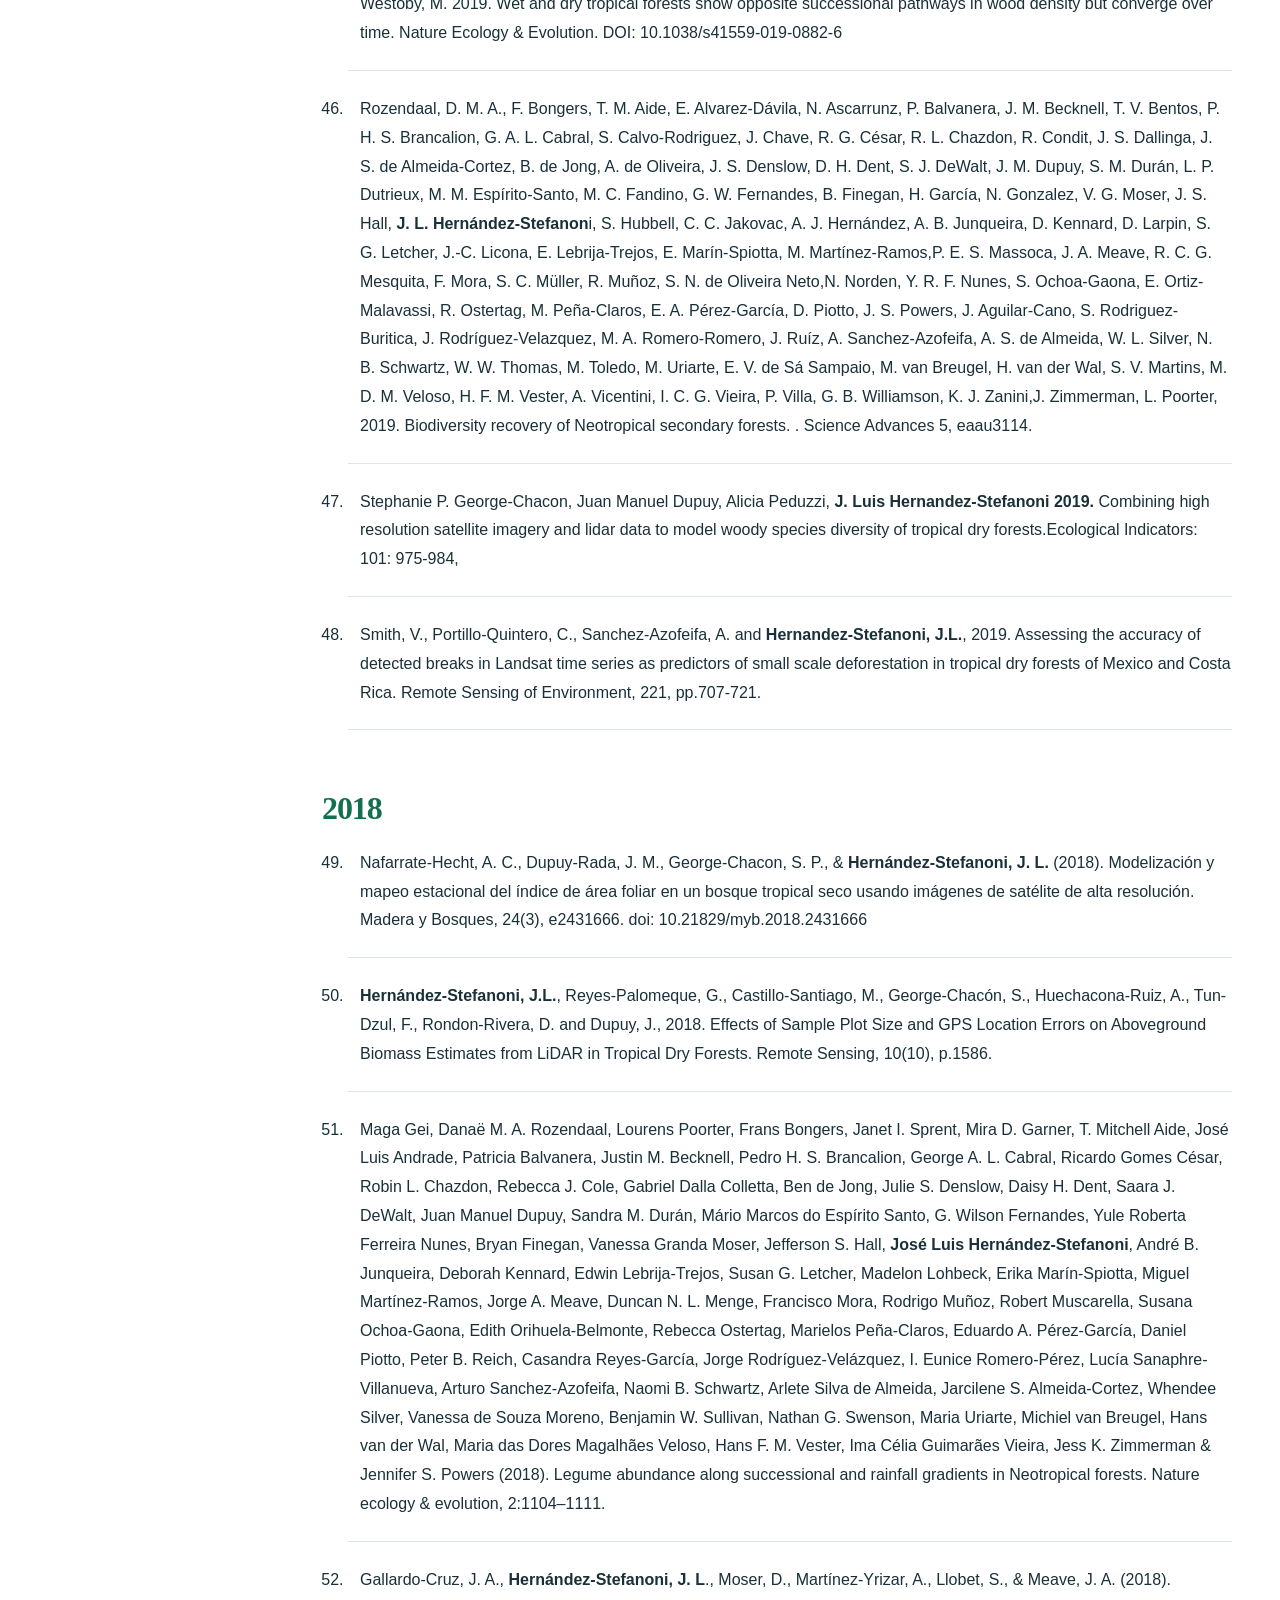
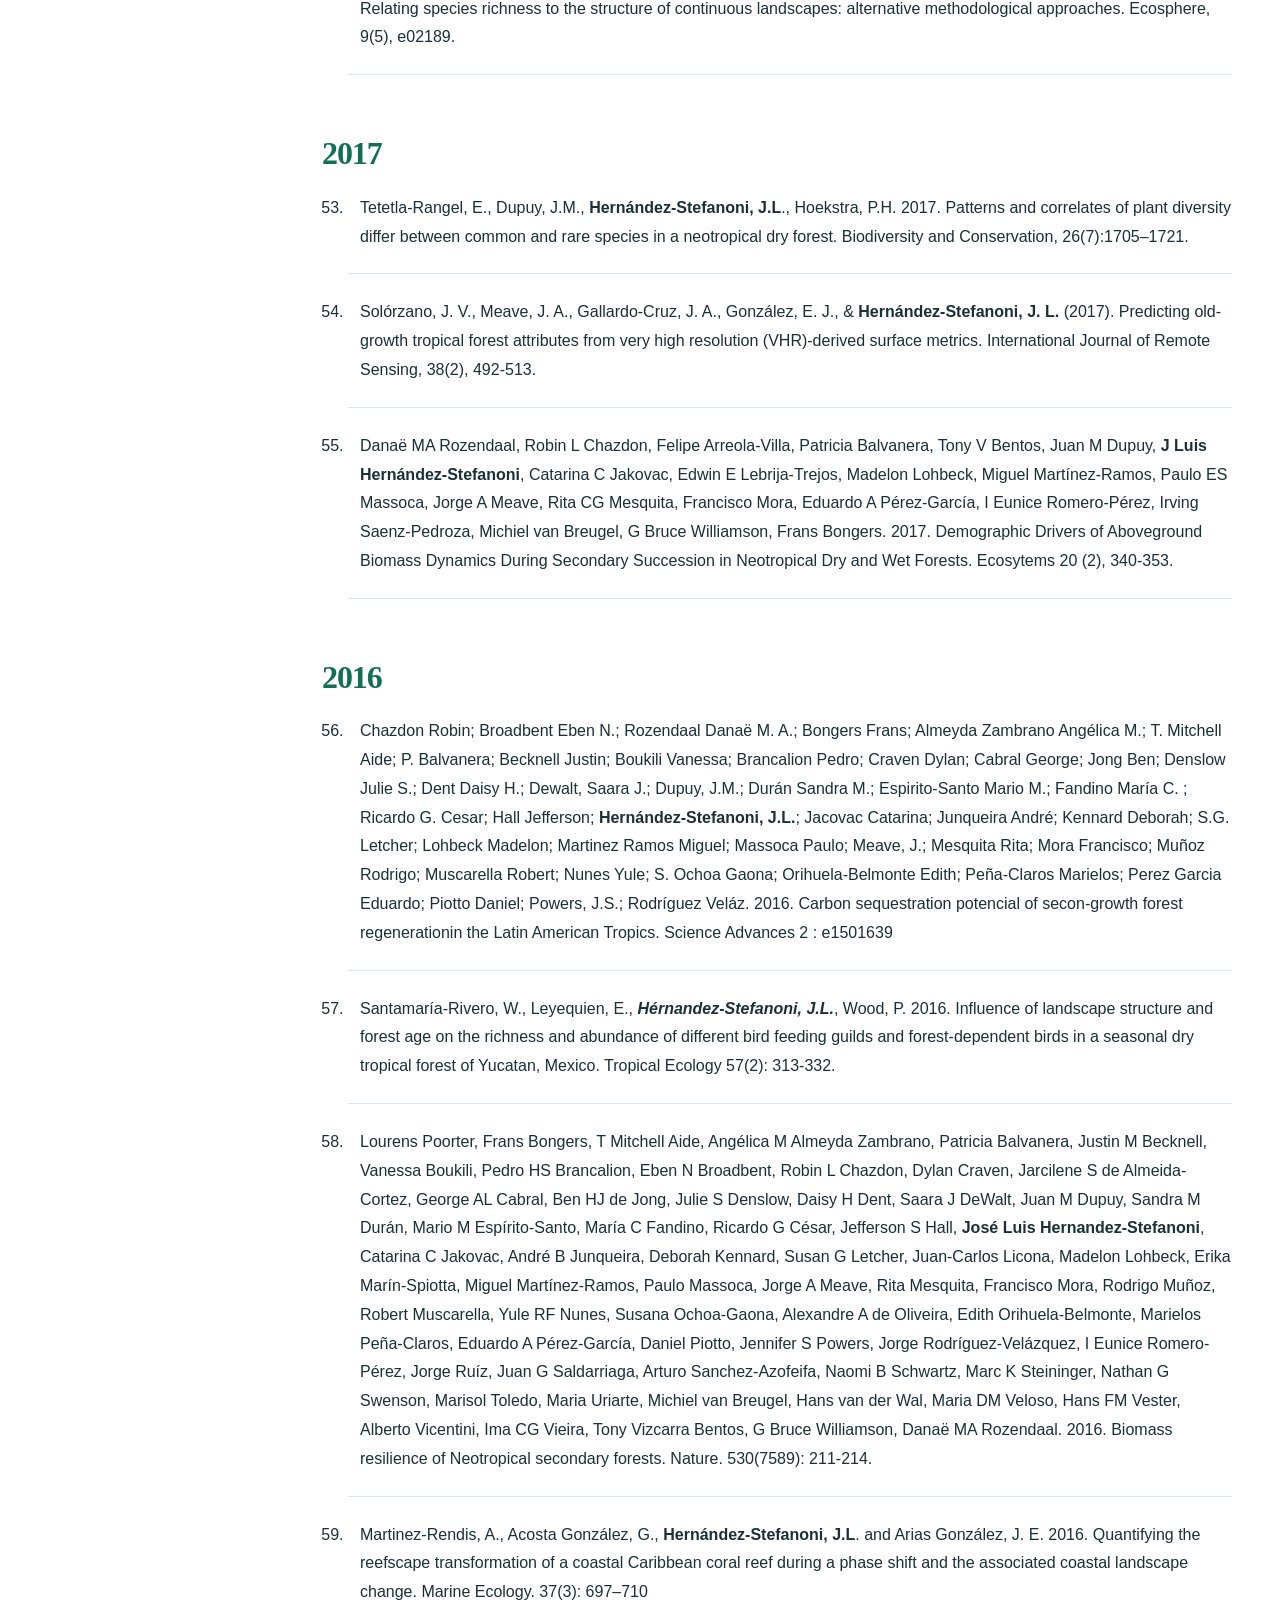
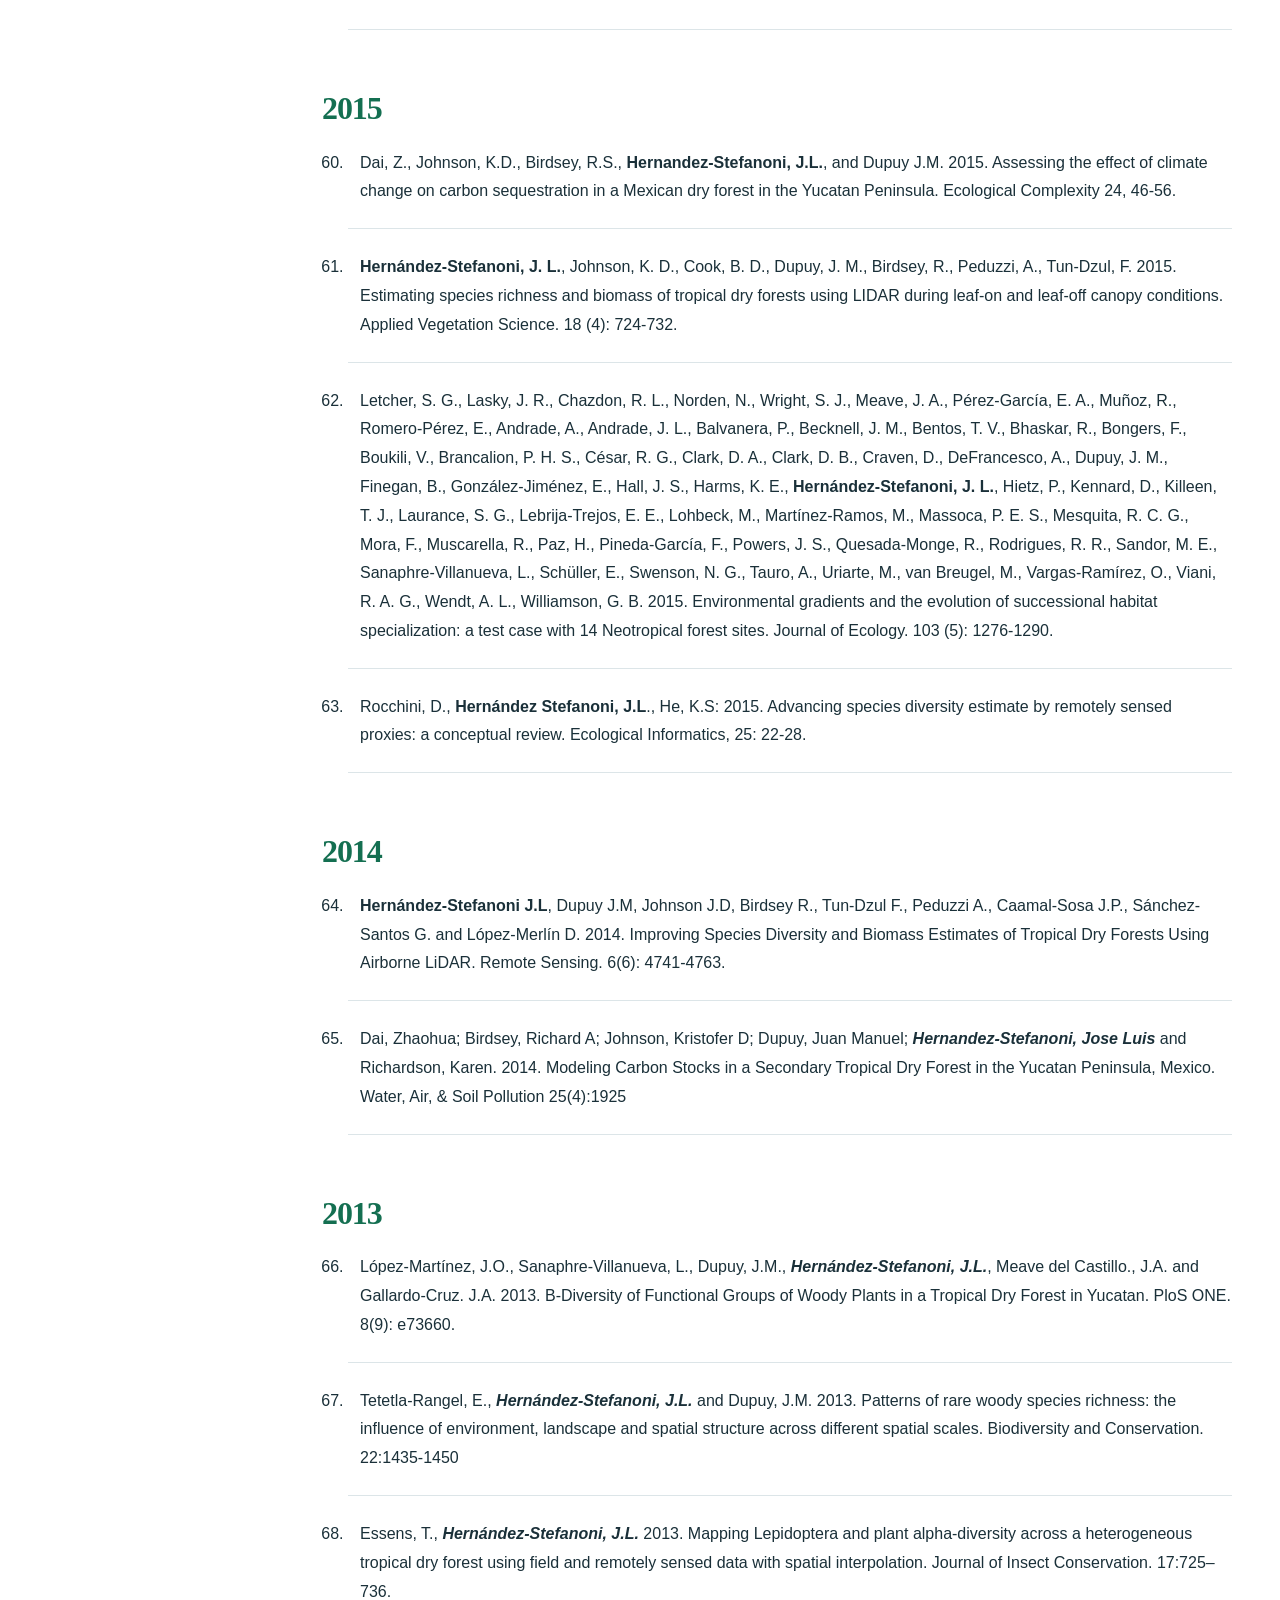
<file: publicaciones/index.html>
<!DOCTYPE html><html lang="es"><head><meta charset="utf-8"><meta name="viewport" content="width=device-width, initial-scale=1"><title>Publicaciones · Laboratorio de SIG y Percepción Remota · CICY</title><meta name="description" content="Producción científica del laboratorio."><link rel="icon" type="image/png" href="../assets/logo-laboratorio.png"><link rel="stylesheet" href="../theme.css"><script src="../site.js" defer></script></head><body><a class="skip" href="#contenido">Saltar al contenido</a><div class="institution"><div class="wrap institution-inner"><span>Centro de Investigación Científica de Yucatán A.C.</span><span>Unidad de Recursos Naturales · Mérida, México</span></div></div><header class="site-header"><div class="wrap nav"><a class="brand" href="../index.html" aria-label="Laboratorio SIG y Percepción Remota, inicio"><img class="brand-logo" src="../assets/logo-laboratorio.png" alt="Logo del laboratorio de SIG y Percepción Remota" width="80" height="64"><span class="brand-name">Laboratorio de SIG<br><b>y Percepción Remota</b></span></a><button class="menu-button" aria-expanded="false" aria-controls="navigation">Menú <span aria-hidden="true">☰</span></button><nav id="navigation" aria-label="Navegación principal"><a href="../index.html">Inicio</a><a href="../equipo-de-trabajo/">Equipo de Trabajo</a><a href="../proyectos/">Proyectos</a><a href="../publicaciones/" aria-current="page">Publicaciones</a><a href="../tesis-de-estudiantes/">Tesis de Estudiantes</a><a href="../cursos/">Cursos</a><a href="../divulgacion/">Divulgación</a></nav></div></header><main id="contenido"><section class="page-heading"><div class="wrap"><p class="breadcrumb"><a href="../index.html">Inicio</a><span>/</span>Publicaciones</p><span class="kicker">Laboratorio de SIG y Percepción Remota</span><h1>Publicaciones</h1><p>Producción científica del laboratorio.</p></div></section><div class="wrap page-layout has-contents"><aside class="contents contents-publications"><span class="kicker">En esta página</span><nav aria-label="Contenido de la página"><a href="#seccion-1">Artículos Indizados</a><details class="year-navigation" open><summary>Año</summary><div class="year-links"><a href="#seccion-2">2026</a><a href="#seccion-3">2025</a><a href="#seccion-4">2024</a><a href="#seccion-5">2023</a><a href="#seccion-6">2022</a><a href="#seccion-7">2021</a><a href="#seccion-8">2020</a><a href="#seccion-9">2019</a><a href="#seccion-10">2018</a><a href="#seccion-11">2017</a><a href="#seccion-12">2016</a><a href="#seccion-13">2015</a><a href="#seccion-14">2014</a><a href="#seccion-15">2013</a><a href="#seccion-16">2012</a><a href="#seccion-17">2011</a><a href="#seccion-18">2010</a><a href="#seccion-19">2009</a><a href="#seccion-20">2008</a><a href="#seccion-21">2007</a><a href="#seccion-22">2006</a><a href="#seccion-23">2005</a><a href="#seccion-24">2004</a></div></details><a href="#seccion-25">Artículos no Indizados</a><a href="#seccion-26">Libros</a><a href="#seccion-27">Capítulos de Libros</a><a href="#seccion-28">Artículos de Memorias en Extenso</a></nav></aside><article class="content publicaciones">




<p><strong>Nota:</strong> Los PDFs de los artículos y libros pueden descargarse desde mi cuenta de <strong><a href="https://www.researchgate.net/profile/J-Luis-Hernandez-Stefanoni" target="_blank" rel="noopener noreferrer">ResearchGate</a>.</strong> Además, pueden solicitarlos a<strong> <a href="mailto:jl_stefanoni@cicy.mx">jl_stefanoni@cicy.mx</a></strong></p>



<figure class="publication-image"><img src="../assets/1155c16-mapa.jpg" loading="lazy" decoding="async" alt=""></figure>







<h2 id="seccion-1"><strong>Artículos Indizados</strong></h2>



<h3 id="seccion-2"><strong>2026</strong></h3>



<ol>
<li>Suárez-Fernández, G. E., <strong>Hernández-Stefanoni, J. L.</strong>, Arias, P., Lorenzo, H., &amp; Martínez-Sánchez, J. (2026). Assessing road-proximity patterns of biomass and modeled species richness in tropical dry forests. Forest Ecology and Management, 619, 124081.</li>



<li>Hernández-Martínez, L. A., <strong>Hernández-Stefanoni, J. L.</strong>, Medel-Narváez, A., Portillo-Quintero, C., Cabada-Tavares, C. A., Lim-Vega, C., &amp; Dupuy-Rada, J. M. (2026). Challenges and solutions for reducing bias in forest inventory-based estimates of aboveground biomass in drylands. European Journal of Forest Research, 145(4), 81.</li>



<li>Angélica F Resende, Lourens Poorter, Fabio AR Matos, Frans Bongers, Ricardo César, Gustavo Heringer, Iris Hordijk, Catarina C Jakovac, Masha T van der Sande, Robin L Chazdon, Daisy H Dent, Géraldine Derroire, Juan M Dupuy-Rada, Alfredo Fantini, Geraldo W Fernandes, <strong>José Luis Hernández-Stefanoni</strong>, Peter Hietz, Madelon Lohbeck, Natalia Norden, Jorge Ruíz, Marcelo Tabarelli, Hans FM Vester, Pedro Manuel Villa, Bruno X Pinho, Danaë MA Rozendaal, Bráulio A Santos, T Mitchell Aide, Jarcilene S de Almeida-Cortez, Angélica María Almeyda Zambrano, Esteban Alvarez-Davila, Mário M Espírito-Santo, Justin M Becknell, Eben N Broadbent, Carolina Castellano-Castro, Jérôme Chave, Daisy Christiane Zambiazi, Saara J DeWalt, Maria C Fandiño, Jefferson S Hall, Alma Johanna Hernández, Álvaro Idárraga, André B Junqueira, Deborah Kennard, Susan G Letcher, René López-Camacho, Miguel Martínez-Ramos, Jorge A Meave, Felipe Melo, Rita Mesquita, Francisco Mora, Sandra C Müller, Yule RF Nunes, Edgar Ortiz-Malavassi, Marielos Peña-Claros, Daniel Piotto, Arturo Sanchez-Azofeifa, Naomi B Schwartz, Alexandre Siminski, Heitor Mancini Teixeira, Maria Uriarte, Michiel van Breugel, Maria DM Veloso, Ima CG Vieira, G Bruce Williamson, Kátia J Zanini, Pedro HS Brancalion . (2026). Non-native and invasive tree species are abundant in neotropical secondary forest but decline over time. Nature Plants, 1-13.</li>



<li>Peña-Lara, V. A., Dupuy-Rada, J. M., Fernández-Concha, G. C., Sanaphre-Villanieva, L., Angulo, D. F., &amp; <strong>Hernández-Stefanoni, J. L.</strong> (2026). Remote sensing-based assessment of alpha and beta diversity for mapping priority conservation areas in the Yucatán Peninsula. Remote Sensing Applications: Society and Environment, 102103.</li>



<li>Hernández-Martínez, L. A., <strong>Hernández-Stefanoni, J. L.,</strong> Medel-Narváez, A., Portillo-Quintero, C., Lim-Vega, C., &amp; Dupuy-Rada, J. M. (2026). Sampling Bias in Dryland National Forest Inventories: Implications for Floristic Diversity Estimates. Forests, 17(4), 465.</li>



<li>Gabriela Reyes-Palomeque, Juan Andrés-Mauricio, Luis A Hernández-Martínez, Victor Peña-Lara, Fernando Tun-Dzul, <strong>José Luis Hernández-Stefanoni</strong> (2026). Enhancing Aboveground Biomass Estimation in Tropical Dry Forests with GEDI, Sentinel-1/2 and National Forest Inventory Data. Remote Sensing Applications: Society and Environment, 41, 101897</li>
</ol>



<h3 id="seccion-3"><strong>2025</strong></h3>



<ol start="7">
<li>Hernández-Martínez, L. A., Dupuy-Rada, J. M., Medel-Narváez, A., Portillo-Quintero, C., &amp; <strong>Hernández-Stefanoni, J. L.</strong> (2025). Improving aboveground biomass density mapping of arid and semi-arid vegetation by combining GEDI LiDAR, Sentinel-1/2 imagery and field data. Science of Remote Sensing, 11, 100204.</li>



<li>Jucker, T., Fabian Jörg Fischer, Jérôme Chave, David A Coomes, John Caspersen, Arshad Ali, Grace Jopaul Loubota Panzou, Ted R Feldpausch, Daniel Falster, Vladimir A Usoltsev, Toby D Jackson, Stephen Adu-Bredu, Luciana F Alves, Mohammad Aminpour, Bhely Angoboy Ilondea, Niels PR Anten, Cécile Antin, Yousef Askari, Narayanan Ayyappan, Lindsay F Banin, Nicolas Barbier, John J Battles, Hans Beeckman, Yannick E Bocko, Ben Bond-Lamberty, Frans Bongers, Samuel Bowers, Michiel Van Breugel, Arthur Chantrain, Rajeev Chaudhary, Jingyu Dai, Michele Dalponte, Kangbéni Dimobe, Jean-Christophe Domec, Jean-Louis Doucet, Juan Manuel Dupuy Rada, Remko A Duursma, Moisés Enríquez, Karin Y van Ewijk, William Farfán-Rios, Adeline Fayolle, Marco Ferretti, Eric Forni, David I Forrester, Hammad Gilani, John L Godlee, Matthias Haeni, Jefferson S Hall, Jie-Kun He, Andreas Hemp, <strong>José L Hernández-Stefanoni,</strong> Steven I Higgins, Robert J Holdaway, Kiramat Hussain, Lindsay B Hutley, Tomoaki Ichie, Yoshiko Iida, Hai-Sheng Jiang, Puspa Raj Joshi, Hasan Kaboli, Maryam Kazempour Larsary, Tanaka Kenzo, Brian D Kloeppel, Takashi S Kohyama, Suwash Kunwar, Shem Kuyah, Jakub Kvasnica, Siliang Lin, Emily R Lines, Hongyan Liu, Craig Lorimer, Jean-Joël Loumeto, Yadvinder Malhi, Peter L Marshall, Eskil Mattsson, Radim Matula, Jorge A Meave, Sylvanus Mensah, Xiangcheng Mi, Stéphane T Momo, Glenn R Moncrieff, Francisco Mora, Rodrigo Muñoz, Sarath P Nissanka, Zamah Shari Nur Hajar, Kevin L O’hara, Steven Pearce, Raphaël Pelissier, Pablo L Peri, Pierre Ploton, Lourens Poorter, Mohsen Javanmiri Pour, Hassan Pourbabaei, Sabina C Ribeiro, Casey Ryan, Anvar Sanaei, Jennifer Sanger, Michael Schlund, Giacomo Sellan, Alexander Shenkin, Bonaventure Sonké, Frank J Sterck, Martin Svátek, Kentaro Takagi, Anna T Trugman, Matthew A Vadeboncoeur, Ahmad Valipour, Mark C Vanderwel, Alejandra G Vovides, Peter Waldner, Weiwei Wang, Li-Qiu Wang, Christian Wirth, Murray Woods, Wenhua Xiang, Fabiano de Aquino Ximenes, Yaozhan Xu, Toshihiro Yamada, Miguel A Zavala, Niklaus E Zimmermann E. (2025). The global spectrum of tree crown architecture. Nature communications, 16(1), 1-16.</li>



<li>Robles-Archundia, D. A., López-Vivas, J. M., León-Cisneros, K., Vargas-Betancourt, F., Lara-Uc, M. M., <strong>Hernández-Stefanoni, J. L.</strong>, &amp; Hernández-Martínez, L. Á. (2025). Evaluación del Impacto del huracán Lorena (2019) en el manglar del Archipiélago Espíritu Santo, México mediante imágenes Sentinel-2. Revista de Teledetección, (65).</li>
</ol>



<h3 id="seccion-4"><strong>2024</strong></h3>



<ol start="10">
<li>Ocaño-Silveira, C. E., Valdez-Lazalde, J. R., Duno-de Stefano, R., &amp; <strong>Hernández-Stefanoni, J. L.</strong> (2024). Identificación de áreas con alta biomasa aérea y alta riqueza de especies en bosques nativos del nordeste de Uruguay. Revista de Teledetección, (63), 37-52.</li>



<li>Tadeo Noble, Alfredo Esteban, Edmundo García Moya, Juan Ignacio Valdez Hernández, Lauro López Mata, Mario Luna Cavazos, Héctor Manuel De Los Santos Posadas, y <strong>José Luis Hernández-Stefanoni</strong>. 2024. «Patrones De Estructura Y Diversidad De Selva Mediana Subperennifolia Bajo Condiciones De gestión Forestal». Revista Mexicana De Ciencias Forestales 15 (81). México, ME:133-59.</li>



<li>Escobar-López, A., Castillo-Santiago, M. Á., Mas, J. F., <strong>Hernández-Stefanoni, J. L.</strong>, &amp; López-Martínez, J. O. (2024). Identification of coffee agroforestry systems using remote sensing data: a review of methods and sensor data. Geocarto International, 39(1), 2297555.</li>



<li>Gamboa-Blanco, E. A., Dupuy, J. M., Portillo-Quintero, C. A., Caughlin, T., &amp; <strong>Hernández-Stefanoni, J. L. </strong>(2024). Effects of successional age, plot size, and tree size on the relationship between diversity and aboveground biomass in tropical dry forests. Plant Ecology, 1-15.</li>



<li>van der Sande, M. T.,  Lourens Poorter, Géraldine Derroire, Mario Marcos do Espirito Santo, Madelon Lohbeck, Sandra C. Müller, Radika Bhaskar, Michiel van Breugel, Juan Manuel Dupuy-Rada, Sandra M. Durán, Catarina C. Jakovac, Horacio Paz, Danaë M. A. Rozendaal, Pedro Brancalion, Dylan Craven, Francisco Mora Ardilla, Jarcilene S. Almeida, Patricia Balvanera, Justin Becknell, Bryan Finegan, Ricardo Gomes César, <strong>José Luis Hernández-Stefanoni</strong>, Deborah Kennard, Susan G. Letcher, Erika Marín-Spiotta, Rodrigo Muñoz, Casandra Reyes-García, Lucía Sanaphre-Villanueva, Luis P. Utrera, Geraldo Wilson Fernandes, Francisco S. Álvarez, Jose Luis Andrade, Felipe Arreola, Vanessa Boukili, George A. L. Cabral, Jerome Chave, Robin Chazdon, Gabriel Colletta, Maria das Dores Magalhães Veloso, Ben de Jong, Edwin Lebrija-Trejos, Vanessa de Souza Moreno, Daisy H. Dent, Saara DeWalt, Elisa Díaz García, Yule Roberta Ferreira Nunes, Vanessa Granda, Jefferson Hall, Rodney Lobo, Omar Lopez, Miguel Martínez Ramos, Jorge A. Meave, Susana Ochoa-Gaona, Everardo V. S. B. Sampaio, Arturo Sanchez-Azofeifa, Heitor Mancini Teixeira, Marisol Toledo, Maria Uriarte, S. Joseph Wright, Kátia Zanini, Frans Bongers. (2024). Tropical forest succession increases trtaxonomic and functional tree richness but decreases evenness. Global Ecology and Biogeography, e13856.</li>



<li>Castillo-Santiago MA, Edith Mondragon-Vazquez; Flor Rocío Espinosa-Jiménez; Rosa Elena Escobar-Flores, Rafael García-González, Roberto Domínguez-Vera, Sandra Patricia Chanona-Pérez, Jean Francois Mas, <strong>José Luis Hernández-Stefanoni</strong>. (2024). Estimación de la distribución espacial de los bosques perturbados en Chiapas, México, usando datos satelitales e información auxiliar. Botanical Sciences, 102(3), 779-795. <a href="https://doi.org/10.17129/botsci.3461" target="_blank" rel="noopener noreferrer">https://doi.org/10.17129/botsci.3461</a></li>



<li>Schorn ME, Stephan Kambach, Robin L. Chazdon, Dylan Craven, Caroline E. Farrior, Jorge A. Meave, Rodrigo Muñoz, Michiel van Breugel, Lucy Amissah, Frans Bongers, Bruno Hérault, Catarina C. Jakovac, Natalia Norden, Lourens Poorter, Masha T. van der Sande, Christian Wirth, Diego Delgado, Daisy H. Dent, Saara J. DeWalt, Juan M. Dupuy, Bryan Finegan, Jefferson S. Hall, <strong>José L. Hernández-Stefanoni</strong>, Omar R. Lopez, Nadja Rüger. Tree demographic strategies largely overlap across succession in Neotropical wet and dry forest communities. Ecology. 2024 Jul;105(7): e4321. DOI: 10.1002/ecy.4321. PMID: 38763891.</li>



<li>Canto-Sansores, W. G., López-Martínez, J. O., González, E. J., Meave, J. A., <strong>Hernández-Stefanoni, J. L., &amp; Macario-Mendoza, P. A. (2024). The importance of spatial scale and vegetation co</strong>mplexity in woody species diversity and its relationship with remotely sensed variables. ISPRS Journal of Photogrammetry and Remote Sensing, 216, 142-153.</li>
</ol>



<h3 id="seccion-5"><strong>2023</strong></h3>



<ol start="18">
<li>George-Chacon SP, Smallman TL, Dupuy JM, <strong>Hernández-Stefanoni JL</strong>, Milodowski DT and Williams M (2023) Isolating the effects of land use and functional variation on Yucatán’s forest biomass under global change. Front. For. Glob. Change 6:1204596.</li>



<li>Reyes-Palomeque, G., Dupuy, J. M., Portillo-Quintero, C. A., Andrade, J. L., Tun-Dzul, F. J., &amp; <strong>Hernández-Stefanoni, J. L.</strong> (2023). Scale dependency of the effects of landscape structure and stand age on species richness and aboveground biomass of tropical dry forests. iForest-Biogeosciences and Forestry, 16(4), 234.</li>



<li>Portillo-Quintero, C., <strong>Hernandez-Stefanoni, J. L.</strong>, &amp; Dupuy, J. M. (2023). Forest Clearing Dynamics and Its Relation to Remotely Sensed Carbon Density and Plant Species Diversity in the Puuc Biocultural State Reserve, Mexico. Remote Sensing, 15(13), 3445.</li>



<li>Nadja Rüger,  Markus E. Schorn,  Stephan Kambach,  Robin L. Chazdon,  Caroline E. Farrior,  Jorge A. Meave,  Rodrigo Muñoz,  Michiel van Breugel,  Lucy Amissah,  Frans Bongers,  Dylan Craven,  Bruno Hérault,  Catarina C. Jakovac,  Natalia Norden,  Lourens Poorter,  Masha T. van der Sande,  Christian Wirth,  Diego Delgado,  Daisy H. Dent,  Saara J. DeWalt,  Juan M. Dupuy,  Bryan Finegan,  Jefferson S. Hall,  <strong>José L. Hernández-Stefanoni</strong>,  Omar R. Lopez (2023). Successional shifts in tree demographic strategies in wet and dry Neotropical forests. Global Ecology and Biogeography, 32:1002– 1014</li>



<li>Víctor Arroyo-Rodríguez, Kátia F Rito, Michelle Farfán, Iván C Navía, Francisco Mora, Felipe Arreola-Villa, Patricia Balvanera, Frans Bongers, Carolina Castellanos-Castro, Eduardo LM Catharino, Robin L Chazdon, Juan M Dupuy-Rada, Bruce G Ferguson, Paul F Foster, Noel González-Valdivia, Daniel M Griffith, <strong><em>José L Hernández-Stefanoni</em></strong>, Catarina C Jakovac, André B Junqueira, Bernardus HJ Jong, Susan G Letcher, Filogonio May-Pat, Jorge A Meave, Susana Ochoa-Gaona, Gabriela S Meirelles, Miguel A Muñiz-Castro, Rodrigo Muñoz, Jennifer S Powers, Gustavo PE Rocha, Ricardo PG Rosário, Bráulio A Santos, Marcelo F Simon, Marcelo Tabarelli, Fernando Tun-Dzul, Eduardo van den Berg, Daniel LM Vieira, Guadalupe Williams-Linera, Miguel Martínez-Ramos. (2023). Landscape-scale forest cover drives the predictability of forest regeneration across the Neotropics. Proceedings of the Royal Society B, 290(1990), 20222203.</li>



<li>Masha T. van der Sande, Jennifer S. Powers, Thom W. Kuyper, Natalia Norden, Beatriz Salgado-Negret, Jarcilene Silva de Almeida, Frans Bongers, Diego Delgado, Daisy H. Dent, Géraldine Derroire, Mario Marcos do Espirito Santo, Juan Manuel Dupuy, Geraldo Wilson Fernandes, Bryan Finegan, Mayra E. Gavito, <strong>José Luis Hernández-Stefanoni</strong>, Catarina C. Jakovac, Isabel L. Jones, Maria das Dores Magalhães Veloso, Jorge A. Meave, Francisco Mora, Rodrigo Muñoz, Nathalia Pérez-Cárdenas, Daniel Piotto, Esteban Álvarez-Dávila, Yasmani Caceres-Siani, Coralie Dalban-Pilon, Aurélie Dourdain, Dan V. Du, Daniel García Villalobos, Yule Roberta Ferreira Nunes, Arturo Sanchez-Azofeifa and Lourens Poorter (2023). Soil resistance and recovery during neotropical forest succession. Philosophical Transactions of the Royal Society B, 378(1867), 20210074.</li>
</ol>



<h3 id="seccion-6"><strong>2022</strong></h3>



<ol start="24">
<li>Portillo-Quintero, C., <strong>Hernández-Stefanoni, J. L.</strong>, Reyes-Palomeque, G., &amp; Subedi, M. R. (2022). Novel Approaches in Tropical Forests Mapping and Monitoring–Time for Operationalization. Remote Sensing, 14(20), 5068.</li>



<li>Escobar-López, A., Castillo-Santiago, M. Á., <strong>Hernández-Stefanoni, J. L.</strong>, Mas, J. F., &amp; López-Martínez, J. O. (2022). Identifying Coffee Agroforestry System Types Using Multitemporal Sentinel-2 Aata and Auxiliary Information. Remote Sensing, 14(16), 3847.</li>



<li>Jakovac Catarina C., Jorge A. Meave, Frans Bongers, Susan G. Letcher, Juan Manuel Dupuy, Daniel Piotto, Danaë M. A. Rozendaal, Marielos Peña-Claros, Dylan Craven, Braulio A. Santos, Alexandre Siminski, Alfredo C. Fantini, Alice C. Rodrigues, Alma Hernández-Jaramillo, Alvaro Idárraga, André B. Junqueira, Angelica María Almeyda Zambrano, Ben H. J. de Jong, Bruno Ximenes Pinho, Bryan Finegan, Carolina Castellano-Castro, Daisy Christiane Zambiazi, Daisy H. Dent, Daniel Hernán García, Deborah Kennard, Diego Delgado, Eben N. Broadbent, Edgar Ortiz-Malavassi, Eduardo A. Pérez-García, Edwin Lebrija-Trejos, Erika Berenguer, Erika Marín-Spiotta, Esteban Alvarez-Davila, Everardo Valadares de Sá Sampaio, Felipe Melo, Fernando Elias, Filipe França, Florian Oberleitner, Francisco Mora, G. Bruce Williamson, Gabriel Dalla Colletta, George A. L. Cabral, Géraldine Derroire, Geraldo Wilson Fernandes, Hans van der Wal, Heitor Mancini Teixeira, Henricus F. M. Vester, Hernando García, Ima C. G. Vieira, Jaider Jiménez-Montoya, Jarcilene S. de Almeida-Cortez, Jefferson S. Hall, Jerome  Chave, Jess K. Zimmerman, Jhon Edison Nieto, Joice Ferreira, Jorge Rodríguez-Velázquez, Jorge RuízJos Barlow, José Aguilar-Cano, <strong>José Luis Hernández-Stefanoni,</strong> et al.  2022. Strong floristic distinctiveness across Neotropical successional forests. Science Advances 8 (26), eabn1767. </li>



<li>Tommaso Jucker, Fabian Jörg Fischer, Jérôme Chave, David A Coomes, John Caspersen, Arshad Ali, Grace Jopaul Loubota Panzou, Ted R Feldpausch, Daniel Falster, Vladimir A Usoltsev, Stephen Adu-Bredu, Luciana F Alves, Mohammad Aminpour, Ilondea B Angoboy, Niels PR Anten, Cécile Antin, Yousef Askari, Rodrigo Muñoz Avilés, Narayanan Ayyappan, Patricia Balvanera, Lindsay Banin, Nicolas Barbier, John J Battles, Hans Beeckman, Yannick E Bocko, Ben Bond-Lamberty, Frans Bongers, Samuel Bowers, Thomas Brade, Michiel Van Breugel, Arthur Chantrain, Rajeev Chaudhary, Jingyu Dai, Michele Dalponte, Kangbéni Dimobe, Jean-Christophe Domec, Jean-Louis Doucet, Remko A Duursma, Moisés Enríquez, Karin Y Van Ewijk, William Farfán-Rios, Adeline Fayolle, Eric Forni, David I Forrester, Hammad Gilani, John L Godlee, Sylvie Gourlet-Fleury, Matthias Haeni, Jefferson S Hall, Jie-Kun He, Andreas Hemp, <strong>José L Hernández-Stefanoni</strong>, Steven I Higgins, Robert J Holdaway, Kiramat Hussain, Lindsay B Hutley, Tomoaki Ichie, Yoshiko Iida, Hai-sheng Jiang, Puspa Raj Joshi, Hasan Kaboli, Maryam Kazempour Larsary, Tanaka Kenzo, Brian D Kloeppel, Takashi Kohyama, Suwash Kunwar, Shem Kuyah, Jakub Kvasnica, Siliang Lin, Emily R Lines, Hongyan Liu, Craig Lorimer, Jean-Joël Loumeto, Yadvinder Malhi, Peter L Marshall, Eskil Mattsson, Radim Matula, Jorge A Meave, Sylvanus Mensah, Xiangcheng Mi, Stéphane Momo, Glenn R Moncrieff, Francisco Mora, Sarath P Nissanka, Kevin L O’hara, Steven Pearce, Raphaël Pelissier, Pablo L Peri, Pierre Ploton, Lourens Poorter, Mohsen Javanmiri Pour, Hassan Pourbabaei, Juan Manuel Dupuy Rada, Sabina C Ribeiro, Casey Ryan, Anvar Sanaei, Jennifer Sanger, Michael Schlund, Giacomo Sellan, Alexander Shenkin, Bonaventure Sonké, Frank J Sterck, Martin Svátek, Kentaro Takagi, Anna T Trugman, Farman Ullah, Matthew A Vadeboncoeur, Ahmad Valipour, Mark C Vanderwel, Alejandra G Vovides, Weiwei Wang, Li-Qiu Wang, Christian Wirth, Murray Woods, Wenhua Xiang, Fabiano de Aquino Ximenes, Yaozhan Xu, Toshihiro Yamada &amp; Miguel A Zavala. (2022). Tallo–a global tree allometry and crown architecture database. Global Change Biology.</li>



<li>George‐Chacón, S. P., Mas, J. F., Dupuy, J. M., Castillo‐Santiago, M. A., &amp; <strong>Hernández‐Stefanoni, J. L.</strong> (2021). Mapping the spatial distribution of stand age and aboveground biomass from Landsat time series analyses of forest cover loss in tropical dry forests. Remote Sensing in Ecology and Conservation.</li>



<li>Carrillo-Niquete, G. A., Andrade, J. L., Valdez-Lazalde, J. R., Reyes-García, C., &amp; <strong>Hernández-Stefanoni, J. L.</strong> (2022). Characterizing spatial and temporal deforestation and its effects on surface urban heat islands in a tropical city using Landsat time series. Landscape and Urban Planning, 217, 104280.</li>



<li>Peña-Lara, V. A., Dupuy, J. M., Reyes-Garcia, C., Sanaphre-Villanueva, L., Portillo-Quintero, C. A., &amp; <strong>Hernández-Stefanoni, J. L.</strong> (2022). Modelling Species Richness and Functional Diversity in Tropical Dry Forests Using Multispectral Remotely Sensed and Topographic Data. Remote Sensing, 14(23), 5919.</li>



<li>George-Chacón, S. P., Milodowski, D. T., Dupuy, J. M., Mas, J. F., Williams, M., Castillo-Santiago, M. A., &amp;<strong> Hernández-Stefanoni, J. L.</strong> (2021). Using satellite estimates of aboveground biomass to assess carbon stocks in a mixed-management, semi-deciduous tropical forest in the Yucatan Peninsula. Geocarto International, 37(25) 7659–7680.</li>
</ol>



<h3 id="seccion-7"><strong>2021</strong></h3>



<ol start="32">
<li>Lourens Poorter, Dylan Craven, Catarina C. Jakovac, Masha T. van der Sande, Lucy Amissah, Frans Bongers, Robin L. Chazdon, Caroline E. Farrior, Stephan Kambach, Jorge A. Meave, Rodrigo Muñoz, Natalia Norden, Nadja Rüger, Michiel van Breugel, Angélica María Almeyda Zambrano, Bienvenu Amani, José Luis Andrade, Pedro H.S. Brancalion, Eben N. Broadbent, Hubert de ForestaShow lessDaisy H. Dent, Géraldine Derroire, Saara J. DeWalt, Juan M. Dupuy, Sandra M. Durán, Alfredo C. Fantini, Bryan Finegan, Alma Hernández-Jaramillo, <strong>José Luis Hernández-Stefanoni</strong>, Peter Hietz, André B. Junqueira, Justin Kassi N’dja, Susan G. Letcher, Madelon Lohbeck, René López-Camacho, Miguel Martínez-Ramos, Felipe P.L. Melo, Francisco Mora, Sandra C. Müller, Anny E. N’Guessan, Florian Oberleitner, Edgar Ortiz-Malavassi, Eduardo A. Pérez-García, Bruno X. Pinho, Daniel Piotto, Jennifer S. Powers, Susana Rodríguez-Buriticá, Danaë M.A. Rozendaal, Jorge Ruíz, Marcelo Tabarelli, Heitor Mancini Teixeira, Everardo Valadares de Sá Barretto Sampaio, Hans van der Wal, Pedro M. Villa, Geraldo W. Fernandes, Braulio A. Santos, José Aguilar-Cano, Jarcilene S. de Almeida-Cortez, Esteban Alvarez-Davila, Felipe Arreola-Villa, Patricia Balvanera, Justin M. Becknell, George A.L. Cabral, Carolina Castellanos-Castro, Ben H.J. de Jong, Jhon Edison Nieto, Mário M. Espírito-Santo, Maria C. Fandino, Hernando García, Daniel García-Villalobos, Jefferson S. Hall, Alvaro Idárraga, Jaider Jiménez-Montoya, Deborah Kennard, Erika Marín-Spiotta, Rita Mesquita, Yule R.F. Nunes, Susana Ochoa-Gaona, Marielos Peña-Claros, Nathalia Pérez-Cárdenas, Jorge Rodríguez-Velázquez, Lucía Sanaphre Villanueva, Naomi B. Schwartz, Marc K. Steininger, Maria D.M. Veloso, Henricus F.M. Vester, Ima C.G. Vieira, Bruce Williamson, Kátia Zanini, Bruno Hérault (2021). Multidimensional tropical forest recovery. Science, 374(6573), 1370-1376.</li>



<li>Lourens Poorter, Danaë M. A. Rozendaal, Frans Bongers, de Jarcilene S. Almeida, Francisco S. Álvarez, José Luís Andrade, Luis Felipe Arreola Villa, Justin M. Becknell, Radika Bhaskar, Vanessa Boukili, Pedro H. S. Brancalion, Ricardo G. César, Jerome Chave, Robin L. Chazdon, Gabriel Dalla Colletta, Dylan Craven, Ben H. J. de Jong, Julie S. Denslow, Daisy H. Dent, Saara J. DeWalt, Elisa Díaz García, Juan Manuel Dupuy, Sandra M. Durán, Mário M. Espírito Santo, Geraldo Wilson Fernandes, Bryan Finegan, Vanessa Granda Moser, Jefferson S. Hall, <strong>José Luis Hernández-Stefanoni,</strong> Catarina C. Jakovac, Deborah Kennard, Edwin Lebrija-Trejos, Susan G. Letcher, Madelon Lohbeck, Omar R. Lopez, Erika Marín-Spiotta, Miguel Martínez-Ramos, Jorge A. Meave, Francisco Mora, Vanessa de Souza Moreno, Sandra C. Müller, Rodrigo Muñoz, Robert Muscarella, Yule R. F. Nunes, Susana Ochoa-Gaona, Rafael S. Oliveira, Horacio Paz, Arturo Sanchez-Azofeifa, Lucía Sanaphre-Villanueva, Marisol Toledo, Maria Uriarte, Luis P. Utrera, Michiel van Breugel, Masha T. van der Sande, Maria D. M. Veloso, S. Joseph Wright, Kátia J. Zanini, Jess K. Zimmerman, and Mark Westoby (2021). Functional recovery of secondary tropical forests. <em>Proceedings of the National Academy of Sciences</em>, <em>118</em>(49), e2003405118.</li>



<li><strong>Hernández-Stefanoni, J. L.</strong>, Castillo-Santiago, M. Á., Andres-Mauricio, J., Portillo-Quintero, C. A., Tun-Dzul, F., &amp; Dupuy, J. M. (2021). Carbon Stocks, Species Diversity and Their Spatial Relationships in the Yucatán Peninsula, Mexico. Remote Sensing, 13(16), 3179.</li>



<li>Andres-Mauricio, J., Valdez-Lazalde, J.R., George-Chacón, S.P., <strong>Hernández-Stefanoni, J.L. </strong>2021. Mapping structural attributes of tropical dry forests by combining                                        Synthetic Aperture Radar and high-resolution satellite imagery data. Applied Vegetation Science, 24:e12580.</li>



<li>Portillo-Quintero, C., <strong>Hernández-Stefanoni, J.L.,</strong> Reyes-Palomeque, G. and Subedi, M.R., 2021. The Road to Operationalization of Effective Tropical Forest Monitoring Systems. Remote Sensing, 13(7), p.1370.</li>



<li>Palafox-Juárez, E.B., López-Martínez, J.O., <strong>Hernández-Stefanoni, J.L.</strong> and Hernández-Nuñez, H., 2021. Impact of urban land-cover changes on the spatial-temporal land surface temperature in a tropical city of Mexico. ISPRS International Journal of Geo-Information, 10(2), p.76.</li>



<li>Reyes-Palomeque, G., Dupuy, J. M., Portillo-Quintero, C. A., Andrade, J. L., Tun-Dzul, F. J., &amp; <strong>Hernández-Stefanoni, J. L.</strong> 2021. Mapping forest age and characterizing vegetation structure and species composition in tropical dry forests. Ecological Indicators, 120, 106955.</li>
</ol>



<h3 id="seccion-8"><strong>2020</strong></h3>



<ol start="39">
<li>Huechacona-Ruiz, A.H.; Dupuy, J.M.; Schwartz, N.B.; Powers, J.S.; Reyes-García, C.; Tun-Dzul, F.; <strong>Hernández-Stefanoni, J.L.</strong> 2020. Mapping Tree Species Deciduousness of Tropical Dry Forests Combining Reflectance, Spectral Unmixing, and Texture Data from High-Resolution Imagery. Forests, 11, 1234.</li>



<li><strong>Hernández-Stefanoni, J. L.,</strong> Castillo-Santiago, M. Á., Mas, J. F., Wheeler, C. E., Andres-Mauricio, J., Tun-Dzul, F., … &amp; Dupuy, J. M. 2020. Improving aboveground biomass maps of tropical dry forests by integrating LiDAR, ALOS PALSAR, climate and field data. Carbon Balance and Management, 15(1), 1-17.</li>



<li>Loera-Pérez, Joel, <strong>José L. Hernández-Stefanoni</strong>, and Xavier Chiappa-Carrara. «How do spatial and environmental factors affect the fish community structure in seasonally flooded karst systems?.» Latin american journal of aquatic research 48.2 (2020): 268-279.</li>
</ol>



<h3 id="seccion-9"><strong>2019</strong></h3>



<ol start="42">
<li>Ochoa-Franco,  A.  P.,  Valdez-Lazalde,  J.  R.,  de  los  Santos-Posadas,  H.  M.,  <strong>Hernández-Stefanoni,  J.  L.</strong>,  Valdez-Hernández,  J.  I.  &amp;  Ángeles-Pérez,  G.  La  densidad,  riqueza  y  composición  arbóreas  definen  parches  detectados  remotamente  en  una  selva  subperennifolia. Revista de Biología. Tropical, 2019.  67(4), 692-707.</li>



<li>Gabriela Reyes-Palomeque, Juan Manuel Dupuy, Kristofer D Johnson, Miguel Angel Castillo-Santiago, <strong>J Luis Hernández-Stefanoni</strong>, 2019, Combining LiDAR data and airborne imagery of very high resolution to improve aboveground biomass estimates in tropical dry forests, Forestry: An International Journal of Forest Research, cpz037, <a href="https://doi.org/10.1093/forestry/cpz037" target="_blank" rel="noopener noreferrer">https://doi.org/10.1093/forestry/cpz037</a></li>



<li>Ochoa-Franco, D. A., Valdez-Lazalde, R. J., Ángeles-Pérez, G.,de los Santos-Posadas, M. H., <strong>Hernández-Stefanoni, J.L.</strong>, Valdez-Hernández, I. J., Pérez-Rodríguez, P. 2019. Beta-Diversity Modeling and Mapping with LiDAR and Multispectral Sensors in a Semi-Evergreen Tropical Forest. Forests 2019, 10(5), 419.</li>



<li>Poorter, L., Rozendaal, D.M.A., Bongers, F., de Almeida-Cortez, J.S., Almeyda Zambrano, A.M., Álvarez, F.S., Andrade, J.L., Villa, L.F.A., Balvanera, P., Becknell, J.M., Bentos, T.V., Bhaskar, R., Boukili, V., Brancalion, P.H.S., Broadbent, E.N., César, R.G., Chave, J., Chazdon, R.L., Colletta, G.D., Craven, D., de Jong, B.H.J., Denslow, J.S., Dent, D.H., DeWalt, S.J., García, E.D., Dupuy, J.M., Durán, S.M., Espírito Santo, M.M., Fandiño, M.C., Fernandes, G.W., Finegan, B., Moser, V.G., Hall, J.S., <strong>Hernández-Stefanoni, J.L.</strong>, Jakovac, C.C., Junqueira, A.B., Kennard, D., Lebrija-Trejos, E., Letcher, S.G., Lohbeck, M., Lopez, O.R., Marín-Spiotta, E., Martínez-Ramos, M., Martins, S.V., Massoca, P.E.S., Meave, J.A., Mesquita, R., Mora, F., de Souza Moreno, V., Müller, S.C., Muñoz, R., Muscarella, R., de Oliveira Neto, S.N., Nunes, Y.R.F., Ochoa-Gaona, S., Paz, H., Peña-Claros, M., Piotto, D., Ruíz, J., Sanaphre-Villanueva, L., Sanchez-Azofeifa, A., Schwartz, N.B., Steininger, M.K., Thomas, W.W., Toledo, M., Uriarte, M., Utrera, L.P., van Breugel, M., van der Sande, M.T., van der Wal, H., Veloso, M.D.M., Vester, H.F.M., Vieira, I.C.G., Villa, P.M., Williamson, G.B., Wright, S.J., Zanini, K.J., Zimmerman, J.K., Westoby, M. 2019. Wet and dry tropical forests show opposite successional pathways in wood density but converge over time. Nature Ecology &amp; Evolution. DOI: 10.1038/s41559-019-0882-6</li>



<li>Rozendaal, D. M. A., F. Bongers, T. M. Aide, E. Alvarez-Dávila, N. Ascarrunz, P. Balvanera, J. M. Becknell, T. V. Bentos, P. H. S. Brancalion, G. A. L. Cabral, S. Calvo-Rodriguez, J. Chave, R. G. César, R. L. Chazdon, R. Condit, J. S. Dallinga, J. S. de Almeida-Cortez, B. de Jong, A. de Oliveira, J. S. Denslow, D. H. Dent, S. J. DeWalt, J. M. Dupuy, S. M. Durán, L. P. Dutrieux, M. M. Espírito-Santo, M. C. Fandino, G. W. Fernandes, B. Finegan, H. García, N. Gonzalez, V. G. Moser, J. S. Hall, <strong>J. L. Hernández-Stefanon</strong>i, S. Hubbell, C. C. Jakovac, A. J. Hernández, A. B. Junqueira, D. Kennard, D. Larpin, S. G. Letcher, J.-C. Licona, E. Lebrija-Trejos, E. Marín-Spiotta, M. Martínez-Ramos,P. E. S. Massoca, J. A. Meave, R. C. G. Mesquita, F. Mora, S. C. Müller, R. Muñoz, S. N. de Oliveira Neto,N. Norden, Y. R. F. Nunes, S. Ochoa-Gaona, E. Ortiz-Malavassi, R. Ostertag, M. Peña-Claros, E. A. Pérez-García, D. Piotto, J. S. Powers, J. Aguilar-Cano, S. Rodriguez-Buritica, J. Rodríguez-Velazquez, M. A. Romero-Romero, J. Ruíz, A. Sanchez-Azofeifa, A. S. de Almeida, W. L. Silver, N. B. Schwartz, W. W. Thomas, M. Toledo, M. Uriarte, E. V. de Sá Sampaio, M. van Breugel, H. van der Wal, S. V. Martins, M. D. M. Veloso, H. F. M. Vester, A. Vicentini, I. C. G. Vieira, P. Villa, G. B. Williamson, K. J. Zanini,J. Zimmerman, L. Poorter, 2019. Biodiversity recovery of Neotropical secondary forests. . Science Advances 5, eaau3114.</li>



<li>Stephanie P. George-Chacon, Juan Manuel Dupuy, Alicia Peduzzi, <strong>J. Luis Hernandez-Stefanoni 2019. </strong>Combining high resolution satellite imagery and lidar data to model woody species diversity of tropical dry forests.Ecological Indicators:  101: 975-984,</li>



<li>Smith, V., Portillo-Quintero, C., Sanchez-Azofeifa, A. and <strong>Hernandez-Stefanoni, J.L.</strong>, 2019. Assessing the accuracy of detected breaks in Landsat time series as predictors of small scale deforestation in tropical dry forests of Mexico and Costa Rica. Remote Sensing of Environment, 221, pp.707-721.</li>
</ol>



<h3 id="seccion-10"><strong>2018</strong></h3>



<ol start="49">
<li>Nafarrate-Hecht, A. C., Dupuy-Rada, J. M., George-Chacon, S. P., &amp; <strong>Hernández-Stefanoni, J. L.</strong> (2018). Modelización y mapeo estacional del índice de área foliar en un bosque tropical seco usando imágenes de satélite de alta resolución. Madera y Bosques, 24(3), e2431666. doi: 10.21829/myb.2018.2431666</li>



<li><strong>Hernández-Stefanoni, J.L.</strong>, Reyes-Palomeque, G., Castillo-Santiago, M., George-Chacón, S., Huechacona-Ruiz, A., Tun-Dzul, F., Rondon-Rivera, D. and Dupuy, J., 2018. Effects of Sample Plot Size and GPS Location Errors on Aboveground Biomass Estimates from LiDAR in Tropical Dry Forests. Remote Sensing, 10(10), p.1586.</li>



<li>Maga Gei, Danaë M. A. Rozendaal, Lourens Poorter, Frans Bongers, Janet I. Sprent, Mira D. Garner, T. Mitchell Aide, José Luis Andrade, Patricia Balvanera, Justin M. Becknell, Pedro H. S. Brancalion, George A. L. Cabral, Ricardo Gomes César, Robin L. Chazdon, Rebecca J. Cole, Gabriel Dalla Colletta, Ben de Jong, Julie S. Denslow, Daisy H. Dent, Saara J. DeWalt, Juan Manuel Dupuy, Sandra M. Durán, Mário Marcos do Espírito Santo, G. Wilson Fernandes, Yule Roberta Ferreira Nunes, Bryan Finegan, Vanessa Granda Moser, Jefferson S. Hall, <strong>José Luis Hernández-Stefanoni</strong>, André B. Junqueira, Deborah Kennard, Edwin Lebrija-Trejos, Susan G. Letcher, Madelon Lohbeck, Erika Marín-Spiotta, Miguel Martínez-Ramos, Jorge A. Meave, Duncan N. L. Menge, Francisco Mora, Rodrigo Muñoz, Robert Muscarella, Susana Ochoa-Gaona, Edith Orihuela-Belmonte, Rebecca Ostertag, Marielos Peña-Claros, Eduardo A. Pérez-García, Daniel Piotto, Peter B. Reich, Casandra Reyes-García, Jorge Rodríguez-Velázquez, I. Eunice Romero-Pérez, Lucía Sanaphre-Villanueva, Arturo Sanchez-Azofeifa, Naomi B. Schwartz, Arlete Silva de Almeida, Jarcilene S. Almeida-Cortez, Whendee Silver, Vanessa de Souza Moreno, Benjamin W. Sullivan, Nathan G. Swenson, Maria Uriarte, Michiel van Breugel, Hans van der Wal, Maria das Dores Magalhães Veloso, Hans F. M. Vester, Ima Célia Guimarães Vieira, Jess K. Zimmerman &amp; Jennifer S. Powers (2018). Legume abundance along successional and rainfall gradients in Neotropical forests. Nature ecology &amp; evolution, 2:1104–1111.</li>



<li>Gallardo‐Cruz, J. A., <strong>Hernández</strong><strong>‐</strong><strong>Stefanoni, J. L</strong>., Moser, D., Martínez‐Yrizar, A., Llobet, S., &amp; Meave, J. A. (2018). Relating species richness to the structure of continuous landscapes: alternative methodological approaches. Ecosphere, 9(5), e02189.</li>
</ol>



<h3 id="seccion-11"><strong>2017</strong></h3>



<ol start="53">
<li>Tetetla-Rangel, E., Dupuy, J.M., <strong>Hernández-Stefanoni, J.L</strong>., Hoekstra, P.H. 2017. Patterns and correlates of plant diversity differ between common and rare species in a neotropical dry forest. Biodiversity and Conservation, 26(7):1705–1721.</li>



<li>Solórzano, J. V., Meave, J. A., Gallardo-Cruz, J. A., González, E. J., &amp; <strong>Hernández-Stefanoni, J. L. </strong>(2017). Predicting old-growth tropical forest attributes from very high resolution (VHR)-derived surface metrics. International Journal of Remote Sensing, 38(2), 492-513.</li>



<li>Danaë MA Rozendaal, Robin L Chazdon, Felipe Arreola-Villa, Patricia Balvanera, Tony V Bentos, Juan M Dupuy, <strong>J Luis Hernández-Stefanoni</strong>, Catarina C Jakovac, Edwin E Lebrija-Trejos, Madelon Lohbeck, Miguel Martínez-Ramos, Paulo ES Massoca, Jorge A Meave, Rita CG Mesquita, Francisco Mora, Eduardo A Pérez-García, I Eunice Romero-Pérez, Irving Saenz-Pedroza, Michiel van Breugel, G Bruce Williamson, Frans Bongers. 2017. Demographic Drivers of Aboveground Biomass Dynamics During Secondary Succession in Neotropical Dry and Wet Forests. Ecosytems 20 (2), 340-353.</li>
</ol>



<h3 id="seccion-12"><strong>2016</strong></h3>



<ol start="56">
<li>Chazdon Robin; Broadbent Eben N.; Rozendaal Danaë M. A.; Bongers Frans; Almeyda Zambrano Angélica M.; T. Mitchell Aide; P. Balvanera; Becknell Justin; Boukili Vanessa; Brancalion Pedro; Craven Dylan; Cabral George; Jong Ben; Denslow Julie S.; Dent Daisy H.; Dewalt, Saara J.; Dupuy, J.M.; Durán Sandra M.; Espirito-Santo Mario M.; Fandino María C. ; Ricardo G. Cesar; Hall Jefferson; <strong>Hernández-Stefanoni, J.L.</strong>; Jacovac Catarina; Junqueira André; Kennard Deborah; S.G. Letcher; Lohbeck Madelon; Martinez Ramos Miguel; Massoca Paulo; Meave, J.; Mesquita Rita; Mora Francisco; Muñoz Rodrigo; Muscarella Robert; Nunes Yule; S. Ochoa Gaona; Orihuela-Belmonte Edith; Peña-Claros Marielos; Perez Garcia Eduardo; Piotto Daniel; Powers, J.S.; Rodríguez Veláz. 2016. Carbon sequestration potencial of secon-growth forest regenerationin the Latin American Tropics. Science Advances 2 : e1501639</li>



<li>Santamaría-Rivero, W., Leyequien, E., <strong><em>Hérnandez-Stefanoni, J.L.</em></strong>, Wood, P. 2016. Influence of landscape structure and forest age on the richness and abundance of different bird feeding guilds and forest-dependent birds in a seasonal dry tropical forest of Yucatan, Mexico. Tropical Ecology 57(2): 313-332.</li>



<li>Lourens Poorter, Frans Bongers, T Mitchell Aide, Angélica M Almeyda Zambrano, Patricia Balvanera, Justin M Becknell, Vanessa Boukili, Pedro HS Brancalion, Eben N Broadbent, Robin L Chazdon, Dylan Craven, Jarcilene S de Almeida-Cortez, George AL Cabral, Ben HJ de Jong, Julie S Denslow, Daisy H Dent, Saara J DeWalt, Juan M Dupuy, Sandra M Durán, Mario M Espírito-Santo, María C Fandino, Ricardo G César, Jefferson S Hall, <strong>José Luis Hernandez-Stefanoni</strong>, Catarina C Jakovac, André B Junqueira, Deborah Kennard, Susan G Letcher, Juan-Carlos Licona, Madelon Lohbeck, Erika Marín-Spiotta, Miguel Martínez-Ramos, Paulo Massoca, Jorge A Meave, Rita Mesquita, Francisco Mora, Rodrigo Muñoz, Robert Muscarella, Yule RF Nunes, Susana Ochoa-Gaona, Alexandre A de Oliveira, Edith Orihuela-Belmonte, Marielos Peña-Claros, Eduardo A Pérez-García, Daniel Piotto, Jennifer S Powers, Jorge Rodríguez-Velázquez, I Eunice Romero-Pérez, Jorge Ruíz, Juan G Saldarriaga, Arturo Sanchez-Azofeifa, Naomi B Schwartz, Marc K Steininger, Nathan G Swenson, Marisol Toledo, Maria Uriarte, Michiel van Breugel, Hans van der Wal, Maria DM Veloso, Hans FM Vester, Alberto Vicentini, Ima CG Vieira, Tony Vizcarra Bentos, G Bruce Williamson, Danaë MA Rozendaal. 2016. Biomass resilience of Neotropical secondary forests. Nature. 530(7589): 211-214. </li>



<li>Martinez-Rendis, A., Acosta González, G., <strong>Hernández-Stefanoni, J.L</strong>. and Arias González, J. E. 2016. Quantifying the reefscape transformation of a coastal Caribbean coral reef during a phase shift and the associated coastal landscape change. Marine Ecology. 37(3): 697–710</li>
</ol>



<h3 id="seccion-13"><strong>2015</strong></h3>



<ol start="60">
<li>Dai, Z., Johnson, K.D., Birdsey, R.S., <strong>Hernandez-Stefanoni, J.L.</strong>, and Dupuy J.M. 2015. Assessing the effect of climate change on carbon sequestration in a Mexican dry forest in the Yucatan Peninsula. Ecological Complexity 24, 46-56.</li>



<li><strong>Hernández-Stefanoni, J. L.</strong>, Johnson, K. D., Cook, B. D., Dupuy, J. M., Birdsey, R., Peduzzi, A., Tun-Dzul, F. 2015. Estimating species richness and biomass of tropical dry forests using LIDAR during leaf-on and leaf-off canopy conditions. Applied Vegetation Science. 18 (4): 724-732.</li>



<li>Letcher, S. G., Lasky, J. R., Chazdon, R. L., Norden, N., Wright, S. J., Meave, J. A., Pérez-García, E. A., Muñoz, R., Romero-Pérez, E., Andrade, A., Andrade, J. L., Balvanera, P., Becknell, J. M., Bentos, T. V., Bhaskar, R., Bongers, F., Boukili, V., Brancalion, P. H. S., César, R. G., Clark, D. A., Clark, D. B., Craven, D., DeFrancesco, A., Dupuy, J. M., Finegan, B., González-Jiménez, E., Hall, J. S., Harms, K. E., <strong>Hernández-Stefanoni, J. L.</strong>, Hietz, P., Kennard, D., Killeen, T. J., Laurance, S. G., Lebrija-Trejos, E. E., Lohbeck, M., Martínez-Ramos, M., Massoca, P. E. S., Mesquita, R. C. G., Mora, F., Muscarella, R., Paz, H., Pineda-García, F., Powers, J. S., Quesada-Monge, R., Rodrigues, R. R., Sandor, M. E., Sanaphre-Villanueva, L., Schüller, E., Swenson, N. G., Tauro, A., Uriarte, M., van Breugel, M., Vargas-Ramírez, O., Viani, R. A. G., Wendt, A. L., Williamson, G. B. 2015. Environmental gradients and the evolution of successional habitat specialization: a test case with 14 Neotropical forest sites. Journal of Ecology. 103 (5): 1276-1290.</li>



<li>Rocchini, D., <strong>Hernández Stefanoni, J.L</strong>., He, K.S: 2015. Advancing species diversity estimate by remotely sensed proxies: a conceptual review. Ecological Informatics, 25: 22-28.</li>
</ol>



<h3 id="seccion-14"><strong>2014</strong></h3>



<ol start="64">
<li><strong>Hernández-Stefanoni J.L</strong>, Dupuy J.M, Johnson J.D, Birdsey R., Tun-Dzul F., Peduzzi A., Caamal-Sosa J.P., Sánchez-Santos G. and López-Merlín D. 2014. Improving Species Diversity and Biomass Estimates of Tropical Dry Forests Using Airborne LiDAR. Remote Sensing. 6(6): 4741-4763.</li>



<li>Dai, Zhaohua; Birdsey, Richard A; Johnson, Kristofer D; Dupuy, Juan Manuel; <strong><em>Hernandez-Stefanoni, Jose Luis</em></strong> and Richardson, Karen. 2014. Modeling Carbon Stocks in a Secondary Tropical Dry Forest in the Yucatan Peninsula, Mexico. Water, Air, &amp; Soil Pollution 25(4):1925</li>
</ol>



<h3 id="seccion-15"><strong>2013</strong></h3>



<ol start="66">
<li>López-Martínez, J.O., Sanaphre-Villanueva, L., Dupuy, J.M., <strong><em>Hernández-Stefanoni, J.L.</em></strong>, Meave del Castillo., J.A. and Gallardo-Cruz. J.A. 2013. B-Diversity of Functional Groups of Woody Plants in a Tropical Dry Forest in Yucatan. PloS ONE. 8(9): e73660.</li>



<li>Tetetla-Rangel, E., <strong><em>Hernández-Stefanoni, J.L.</em></strong> and Dupuy, J.M. 2013. Patterns of rare woody species richness: the influence of environment, landscape and spatial structure across different spatial scales. Biodiversity and Conservation. 22:1435-1450</li>



<li>Essens, T., <strong><em>Hernández-Stefanoni, J.L.</em></strong><strong> </strong>2013. Mapping Lepidoptera and plant alpha-diversity across a heterogeneous tropical dry forest using field and remotely sensed data with spatial interpolation. Journal of Insect Conservation. 17:725–736.</li>



<li>Castillo-Santiago, M.A., Ghilardi, A., Oyama, K., <strong><em>Hernández-Stefanoni, J.L</em></strong><em>.</em>, Torres, I., Flamenco-Sandoval, A., Fernández, A. and Mas, J.F. 2013. Estimating the spatial distribution of woody biomass suitable for charcoal making from remote sensing and geostatistics in central Mexico. Energy for Sustainable Development 17:177-188.</li>



<li>López-Martínez, J.O., <strong><em>Hernández-Stefanoni, J.L</em></strong><em>.,</em> Dupuy, J.M. and Meave, J.A. 2013. Partitioning the variation of woody plant β-diversity in a landscape of secondary tropical dry forests across spatial scales. Journal of Vegetation Science 24: 33-45 </li>
</ol>



<h3 id="seccion-16"><strong>2012</strong></h3>



<ol start="71">
<li>Tetetla-Rangel, E., Durán, R., <strong><em>Hernández-Stefanoni, J.L</em></strong><em>. </em>y Dupuy, J.M. 2012. Distribución espacial de la riqueza de especies leñosas raras de la Península de Yucatán y su relación con las áreas naturales protegidas. Tropical Conservation Science 5(3) 320-339.</li>



<li><strong><em>Hernández-Stefanoni, J.L.,</em></strong><strong> </strong>Gallardo-Cruz, J.A., Meave, J.A., Rocchini, D., Bello-Pineda, J. and López-Martínez, J.O. 2012. Modelling α and β-Diversity in a tropical forest from remotely sensed and spatial data. International Journal of Applied Earth Observation and Geoinformation. 19: 359-368.</li>



<li>J. Alberto Gallardo-Cruz, Jorge A. Meave, Edgar J. González, Edwin Lebrija-Trejos, Marco A. Romero-Romero, Eduardo A. Pérez-García, Rodrigo Gallardo-Cruz, <strong><em>José Luis Hernández-Stefanoni</em></strong><em>,</em> Carlos Martorell. 2012. Predicting tropical dry forest successional attributes from space: is the key hidden in image texture?. PLoS ONE 7(2): e30506. </li>



<li>Dupuy, J.M., <strong><em>Hernández-Stefanoni, J.L</em></strong><em>.,</em> Hernández-Juárez, R., Tetetla-Rangel, E., López-Martínez, J.O., Leyequién-Abarca, E., Tun-Dzul, F.J. and May-Pat, F. 2012. Patterns and Correlates of Tropical Dry Forest Structure and Composition in a Highly Replicated Chronosequence in Yucatan, Mexico. Biotropica, 44(2), 151-162.</li>
</ol>



<h3 id="seccion-17"><strong>2011</strong></h3>



<ol start="75">
<li><strong><em>Hernández-Stefanoni, J.L.</em></strong><em>,</em> Gallardo-Cruz, J.A., Meave, J.A. and Dupuy, J.M. 2011. Combining geostadistical models and remotely sensed data to improve tropical plant richness mapping. Ecological Indicators. 11(5):1046-1056.</li>



<li><strong><em>Hernández-Stefanoni, J.L.,</em> </strong>Dupuy, J.M., Tun-Dzul, F. and May-Pat, .F. 2011. Influence of landscape structure and stand age on species richness and biomass of a tropical dry forest across spatial scales. Landscape Ecology.<strong> </strong>26:355-370</li>
</ol>



<h3 id="seccion-18"><strong>2010</strong></h3>



<ol start="77">
<li>Gallardo-Cruz, J.A., Meave, J.A., Pérez-García, E.A. and <strong><em>Hernández-Stefanoni, J.L</em></strong><em>.</em> 2010. Spatial structure of plant communities in a complex tropical landscape: implications for β-diversity. Community Ecology, 11(2): 2020-210.</li>
</ol>



<h3 id="seccion-19"><strong>2009</strong></h3>



<ol start="78">
<li><strong><em>Hernández-Stefanoni, J.L,</em></strong>Dupuy, J.M. and Castillo-Santiago, M.A. 2009. Assessing species density and abundance of tropical trees from remotely sensed data and geoestatistics.   Applied Vegetation Science. 12: 398–414.</li>
</ol>



<h3 id="seccion-20"><strong>2008</strong></h3>



<ol start="79">
<li>Valdez-Ojeda, R., <strong><em>Hernández-Stefanoni, J.L</em></strong><em>.,</em> Ortiz, R., Aguilar-Espinosa, M., Quiros, C.F. and Rivera-Madrid,R. 2008. Assessing morphological and genetic variation in annatto (Bixa orellana L.) by sequence-related amplified polymorphism and cluster analysis. HortSciences 43(7):2013–2017.</li>



<li><strong><em>Hernández-Stefanoni, J.L.</em> </strong>and Dupuy, J.M. 2008. Effects of landscape patterns on species density and abundance of trees in a tropical subdeciduos forest of the Yucatan Peninsula.  Forest Ecology and Management. 255(11):3797-3805.</li>
</ol>



<h3 id="seccion-21"><strong>2007</strong></h3>



<ol start="81">
<li><strong><em>Hernández-Stefanoni, J.L.</em></strong><strong> </strong>and Dupuy, J.M. 2007. Mapping species density of trees, shrubs and vines in a tropical forest, using field measurements, satellite multiesectral imagery and spatial interpolation. Biodiversity and Conservation 16(13) 3817-3833.</li>



<li>Bello-Pineda, J. and <strong><em>Hernández-Stefanoni, J.L.</em></strong> 2007. Comparing the performance of two spatial interpolation methods for creating a digital bathymetric model of the Yucatán submerged plataform. Pan-American Journal of Aquatic Sciences 2(3): 247-254.</li>
</ol>



<h3 id="seccion-22"><strong>2006</strong></h3>



<ol start="83">
<li><strong><em>Hernández-Stefanoni, J.L.</em></strong> and Ponce-Hernandez, R. 2006. Mapping the spatial variability of plant diversity in a tropical forest: Comparison of spatial interpolation methods. Environmental Monitoring and Assessment. 117:307-334.</li>



<li><strong><em>Hernández-Stefanoni, J.L.</em></strong> 2006. The role of landscape patterns of habitat types on plant species diversity of a tropical forest in Mexico. Biodiversity and Conservation. 14: 1441-1457.</li>



<li><strong><em>Hernández-Stefanoni, J.L.</em></strong><em>,</em> Bello-Pineda, J. and Valdes-Valadez, G. 2006. Comparing the use of indigenous knowledge with classification and ordination techniques for assessing the species composition and structure of vegetation in a tropical forest. Environmental Management 37(5): 686-702.</li>
</ol>



<h3 id="seccion-23"><strong>2005</strong></h3>



<ol start="86">
<li><strong><em>Hernández-Stefanoni, J.L.</em></strong> 2005. Relationships between Landscape Patterns and Species Richness of Trees, Shrubs and Vines in a Tropical Forest. Plant Ecology 179: 53-65</li>
</ol>



<h3 id="seccion-24"><strong>2004</strong></h3>



<ol start="87">
<li><strong><em>Hernández-Stefanoni, J.L.</em></strong> and Ponce-Hernandez, R. 2004. Mapping the Spatial Distribution of Plant Diversity Indices Using Multi-spectral Satellite Image Classification and Field Measurements. Biodiversity and Conservation 13: 2599–2621.</li>



<li><strong><em>Hernández-Stefanoni, J.L.</em></strong> y Fernández de V, Y. 1996. Una Metodología de Análisis y Diseño Orientado a Objetos. Agrociencia, 30 (3): 427-437.</li>
</ol>







<h2 id="seccion-25"><strong>Artículos no Indizados</strong></h2>



<ol>
<li>Dupuy, J.M., <strong>Hernández-Stefanoni, J.L.</strong>, Hernández-Juárez, R., Tun-Dzul, F.J. and May-Pat, F. 2012. Efectos del cambio de uso del suelo en la biomasa y diversidad de plantas leñosas en un paisaje de bosque tropical seco en Yucatán. Investigación Ambiental, 4(2), 130-140.</li>



<li>Hernández C, R., <strong><em>Hernández-Stefanoni, J.L.</em></strong> y Vargas Carballo, R. 1988. Aplicación de la Programación Lineal a la Planeación de la Producción de Triplay. Revista Chapingo, num 60-61: 96-99.</li>
</ol>







<h2 id="seccion-26"><strong>Libros</strong></h2>



<div class="book-gallery"><figure><a href="https://www.researchgate.net/publication/373139552_Metodos_de_interpolacion_espacial_para_el_mapeo_de_la_riqueza_de_especies_usando_R" target="_blank" rel="noopener noreferrer" aria-label="Consultar y descargar Métodos de interpolación espacial para el mapeo de la riqueza de especies usando R"><img src="../assets/7a20249-imagen1.jpg" loading="lazy" decoding="async" alt="Portada de Métodos de interpolación espacial para el mapeo de la riqueza de especies usando R"></a><figcaption>Click en la imagen para descargar</figcaption></figure>



<figure><a href="https://www.researchgate.net/publication/349142637_Mapeo_de_la_biomasa_aerea_de_los_bosques_mediante_datos_de_sensores_remotos_y_R" target="_blank" rel="noopener noreferrer" aria-label="Consultar y descargar Mapeo de la biomasa aérea de los bosques mediante datos de sensores remotos y R"><img src="../assets/e7ed17b-libro.jpg" loading="lazy" decoding="async" alt="Portada de Mapeo de la biomasa aérea de los bosques mediante datos de sensores remotos y R"></a><figcaption>Click en la imagen para descargar</figcaption></figure>



</div><ol>
<li><strong><em>Hernández-Stefanoni, J. L</em></strong>., Tun-Dzul, F., Andrés-Mauricio, J. &amp; Hernández-Martínez, L. Á. (2023). Métodos de interpolación espacial para el mapeo de la riqueza de especies usando R. Centro de Investigación Científica de Yucatán, A.C. México. 191 p.</li>



<li><strong><em>Hernández-Stefanoni, José Luis</em></strong>, Miguel Ángel Castillo Santiago, Juan Andrés Mauricio, Jean-François Mas, Fernando Tun Dzul, Juan Manuel Dupuy Rada. 2021. Mapeo de la biomasa aérea de los bosques mediante datos de sensores remotos y R. El Colegio de la Frontera Sur y Centro de Investigación Científica de Yucatán, A.C. México. 128 p.</li>



<li><strong><em>Hernandez-Stefanoni, J.L.</em></strong><em>,</em> y Dupuy, J.M. (coordinadores). 2012. Planeación de uso del suelo a nivel de paisaje en el sur de Yucatán. Centro de Investigación Científica de Yucatán A.C., ISNB:978-607-7823-11-7, 200 pp.</li>
</ol>







<h2 id="seccion-27"><strong><strong>Capítulos de Libros</strong></strong></h2>



<ol>
<li>Díaz Perera, Miguel Ángel; Ramírez Pacheco, Anabel Alejandra; Vázquez Tobilla, Rosario; Pérez Robledo, Flor María; Esparza Olguin, Ligia; Reyes-García, Cassandra; Espadas-Manrique, Celene Marisol; Dupuy-Rada, Juan Manuel; <strong>Hernández-Stefanoni, José Luis</strong>; Acosta-Gonzalez, Gilberto; Hernández-Zepeda, Cecilia; Leal-Bautista, Rosa.M.; Cach Pérez Manuel Jesús; Castillo, Miguel Angel; Caballero-Vazquez, Jose Adan; Hernández de la Cruz, José; Cano-Paz, Fabiola Betsabe; De los Santos-González, Candy Cristina. 2024. El impacto de megaproyectos en sistemas socioecológicos desde una perspectiva transdisciplinaria: el Programa de Desarrollo Integral en los territorios del tren maya. En Martinez-Ramos. M.(coord). Miradas hacia la sustentabilidad México: FCE, Conahcyt, 2024 (Colección Ciencias y Humanidades para México) ISBN: 978-607-16-8808-8.</li>



<li>Hernández Martínez L. Á., Cervantes Mendívil T., Villanueva Díaz J., Puente Valenzuela C.O. y <em><strong>Hernández Stefanoni J.L.</strong> </em>2022. Modelos alométricos de volumen comercial, biomasa y contenido de carbono en mezquitales del noroeste de México. En Hernández-Martínez L.A. y J.L. González-Barrios (Coord.). 2022. Estudios biométricos y de captura de carbono en mezquitales del noroeste de México. Instituto Nacional de Investigaciones Forestales, Agrícolas y Pecuarias. Centro de Investigación Regional Noroeste. Campo Experimental Todos Santos. Ciudad de México, México. Libro Científico No. 1. 111 p. ISBN: 978-607-37-1506-5</li>



<li>Leyequién, Eurídice; <strong><em>Hernández-Stefanoni, José Luis</em></strong>; Santamaría-Rivero, Waldemar; Dupuy-Rada, Juan Manuel; Chable-Santos, Juan Bautista. 2014. Effects of Tropical Successional Forests on Bird Feeding Guilds. In (Nobukazu Nakagoshi and Jhonamie A. Mabuhay, eds.) Designing Low Carbon Societies in Landscapes, Springer Japan. ISBN: 978-4-431-54818-8 (print), 978-4-431-54819-5 (online), pp 177-202. </li>



<li><strong><em>Hernandez-Stefanoni, J.L.</em></strong><em>,</em> Delgado-carranza, M. del C. y Espadas-Manrique, C. 2011. Técnicas de interpolación especial y Geoestadística. En Bautista-Zuñiga, F. Técnicas de Muestreo para Manejadores de Recursos Naturales. Segunda Edición. UNAM, México, ISBN 978-607-02-2127-9, pp 705-734.</li>



<li><strong><em>Hernández-Stefanoni, J.L.</em></strong> 2006. The role of landscape patterns of habitat types on plant species diversity of a tropical forest in México. In (D.L. Hawksworth and A.T. Bull, eds.) Forest Diversity and Management. Series: Topics in Biodiversity and Conservation, Vol. 2. Springer-Verlag. ISBN: 978-1-4020-5207-1 (Print) 978-1-4020-5208-8 (Online), pp 381-397</li>



<li>Andres-Mauricio, J., Dupuy-Rada, J. M., Parker, G., Portillo-Quintero, C. A., &amp; <strong>Hernández-Stefanoni, J. L.</strong> (2025). 4 Aboveground and Biomass Change Biomass Estimates of Tropical Dry Forest Using Aerial and Terrestrial LiDAR. In Remote Sensing of Tropical Dry Forests in the Americas: Ecology, Conservation, and Management. Sanchez-Azofeifa, A. (Editor). CRC Press. <a href="https://doi.org/10.1201/b15417" target="_blank" rel="noopener noreferrer">https://doi.org/10.1201/b15417</a></li>



<li>Huechacona-Ruiz, A.H., <strong>Hernández-Stefanoni, J. L.</strong> &amp; Dupuy-Rada, J. M (2025). 10 Intra- and Interannual Variation in Tree Deciduousness in a Tropical Dry Forest in Yucatán, México: Effects of Successional Age and Topography. In Remote Sensing of Tropical Dry Forests in the Americas: Ecology, Conservation, and Management. Sanchez-Azofeifa, A. (Editor).  CRC Press. <a href="https://doi.org/10.1201/b15417" target="_blank" rel="noopener noreferrer">https://doi.org/10.1201/b15417</a></li>



<li>Portillo-Quintero, C. A., Carpio, C., Boren-Alpizar, A., Gill, N., J., <strong>Hernández-Stefanoni, J. L.</strong> &amp;   Dupuy-Rada, J. M., (2025). 11 Resilience of Tropical Dry Forests Management Systems in the Yucatan Peninsula. In Remote Sensing of Tropical Dry Forests in the Americas: Ecology, Conservation, and Management. Sanchez-Azofeifa, A. (Editor). CRC Press. <a href="https://doi.org/10.1201/b15417" target="_blank" rel="noopener noreferrer">https://doi.org/10.1201/b15417</a></li>
</ol>







<h2 id="seccion-28"><strong><strong><strong>Artículos de Memorias en Extenso</strong></strong></strong></h2>



<ol>
<li><strong><em>Hernández-Stefanoni, J.L.,</em></strong><strong> </strong>Dupuy-Rada., J.M., Tun-Dzul, F. and May-Pat F<strong>. </strong>2010. Effects of landscape structure and stand age on species richness and biomass in a tropical dry forest, 641-646. In (J.C. Azevedo, M. Feliciano, J. Castro &amp; M.A. Pinto, eds.) Forest Landscapes and Global Change-New Frontiers in Management, Conservation and Restoration. Proceedings of the IUFRO Landscape Ecology Working Group International Conference, September 21-27, 2010, Bragança, Portugal. ISBN: 978-972-745-110-4.</li>



<li>Tetetla-Rangel, E., <strong><em>Hernández-Stefanoni, J.L.,</em></strong><strong> </strong>and Dupuy-Rada, J.M<strong>. </strong>2010. Relationships among landscape structure, climate and rare woody species richness in the tropical forests of the Yucatan Peninsula, Mexico, 317-322. In (J.C. Azevedo, M. Feliciano, J. Castro &amp; M.A. Pinto, eds.) Forest Landscapes and Global Change-New Frontiers in Management, Conservation and Restoration. Proceedings of the IUFRO Landscape Ecology Working Group International Conference, September 21-27, 2010, Bragança, Portugal. ISBN: 978-972-745-110-4.</li>



<li>López-Martinez, J.O., <strong><em>Hernández-Stefanoni, J.L.</em></strong><em>,</em> and Dupuy-Rada, J.M.<strong> </strong>2010. Ecological factors influencing beta diversity at two spatial scales in a tropical dry forest of the Yucatán Peninsula, Mexico, 245-250. In (J.C. Azevedo, M. Feliciano, J. Castro &amp; M.A. Pinto, eds.) Forest Landscapes and Global Change-New Frontiers in Management, Conservation and Restoration. Proceedings of the IUFRO Landscape Ecology Working Group International Conference, September 21-27, 2010, Bragança, Portugal. ISBN: 978-972-745-110-4.</li>
</ol>
</article></div></main><footer id="contacto"><div class="wrap footer-grid"><div><span class="kicker">CICY · Unidad de Recursos Naturales</span><h2>Laboratorio de SIG<br>y Percepción Remota</h2></div><div><h3>Dirección</h3><p>Calle 43 No. 130 x 32 y 34,<br>Chuburná de Hidalgo; CP 97205,<br>Mérida, Yucatán, México</p></div><div><h3>Contacto</h3><p><a href="mailto:jl_stefanoni@cicy.mx">jl_stefanoni@cicy.mx</a><br><a href="tel:+529999428330;ext=366">Tel (999) 942 8330 ext. 366</a></p><p>Centro de Investigación Científica<br>de Yucatán A.C.<br>Unidad de Recursos Naturales</p></div></div></footer></body></html>
</file>
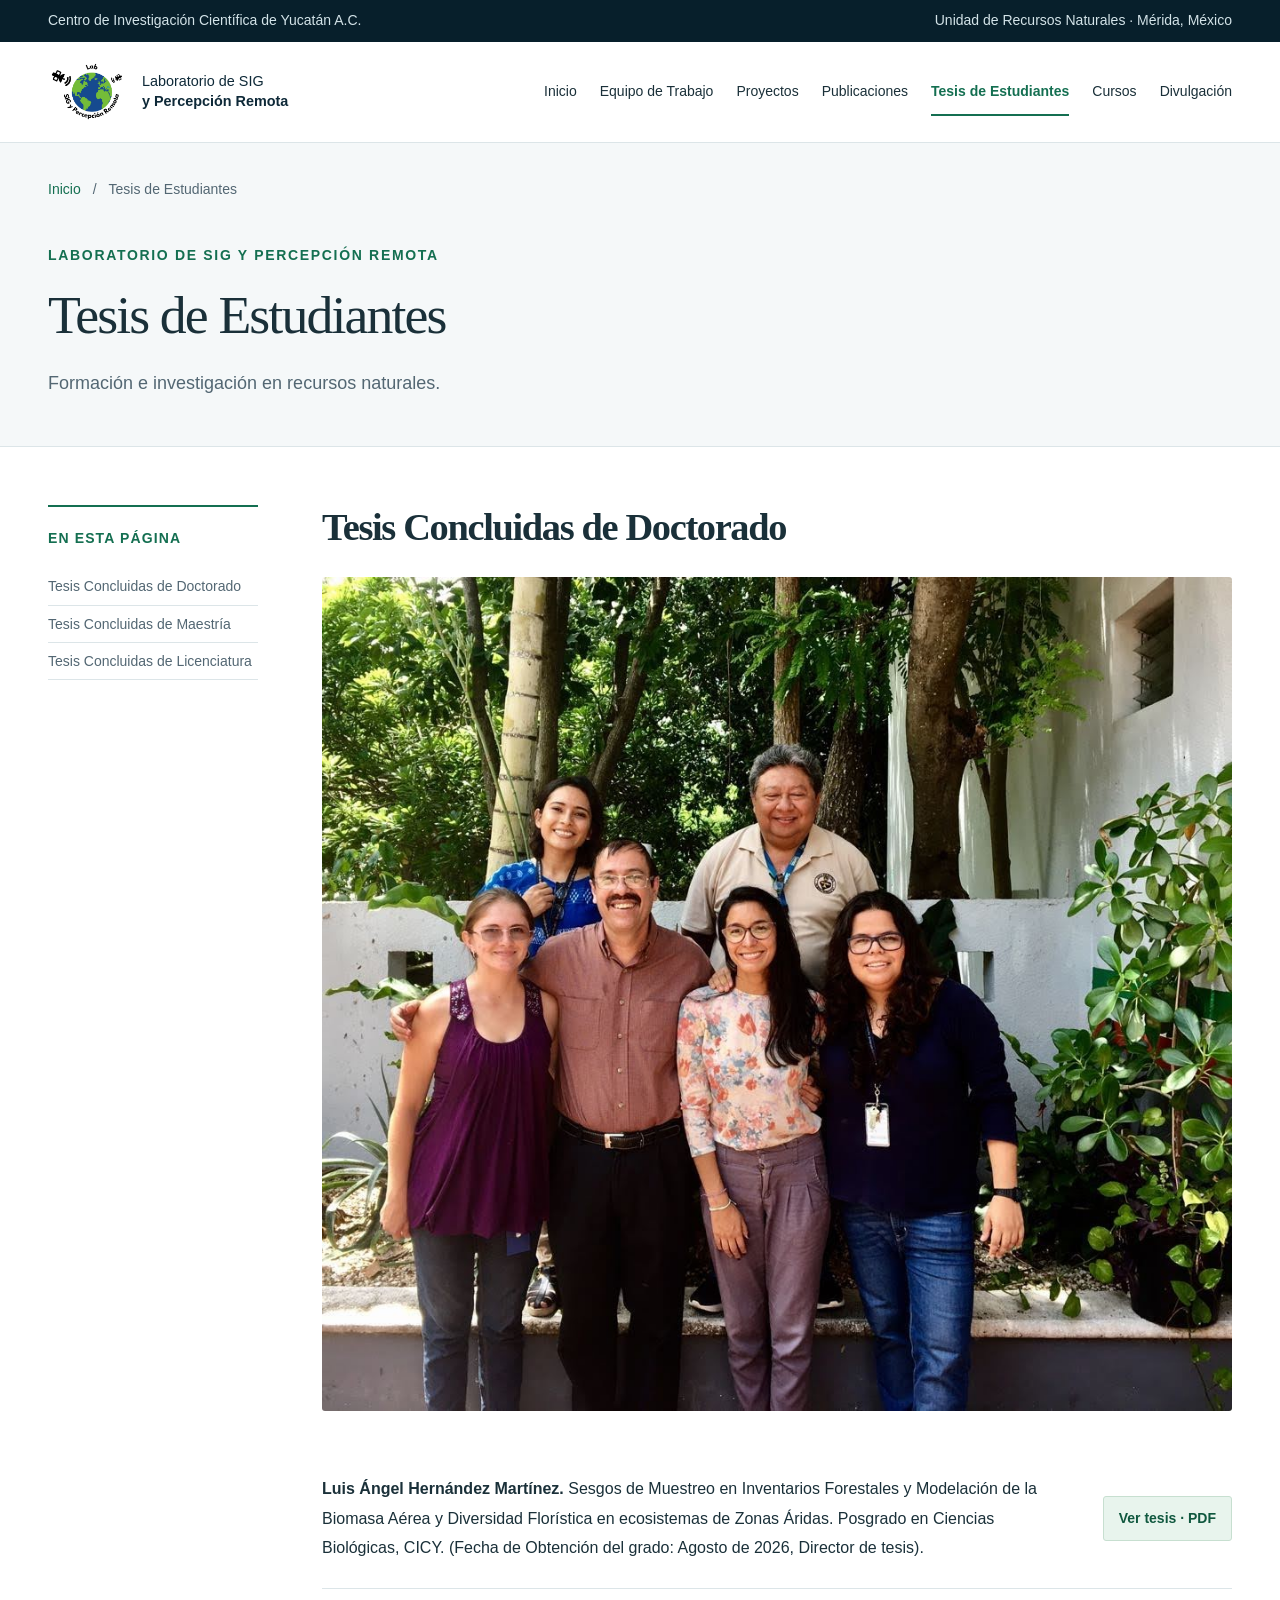
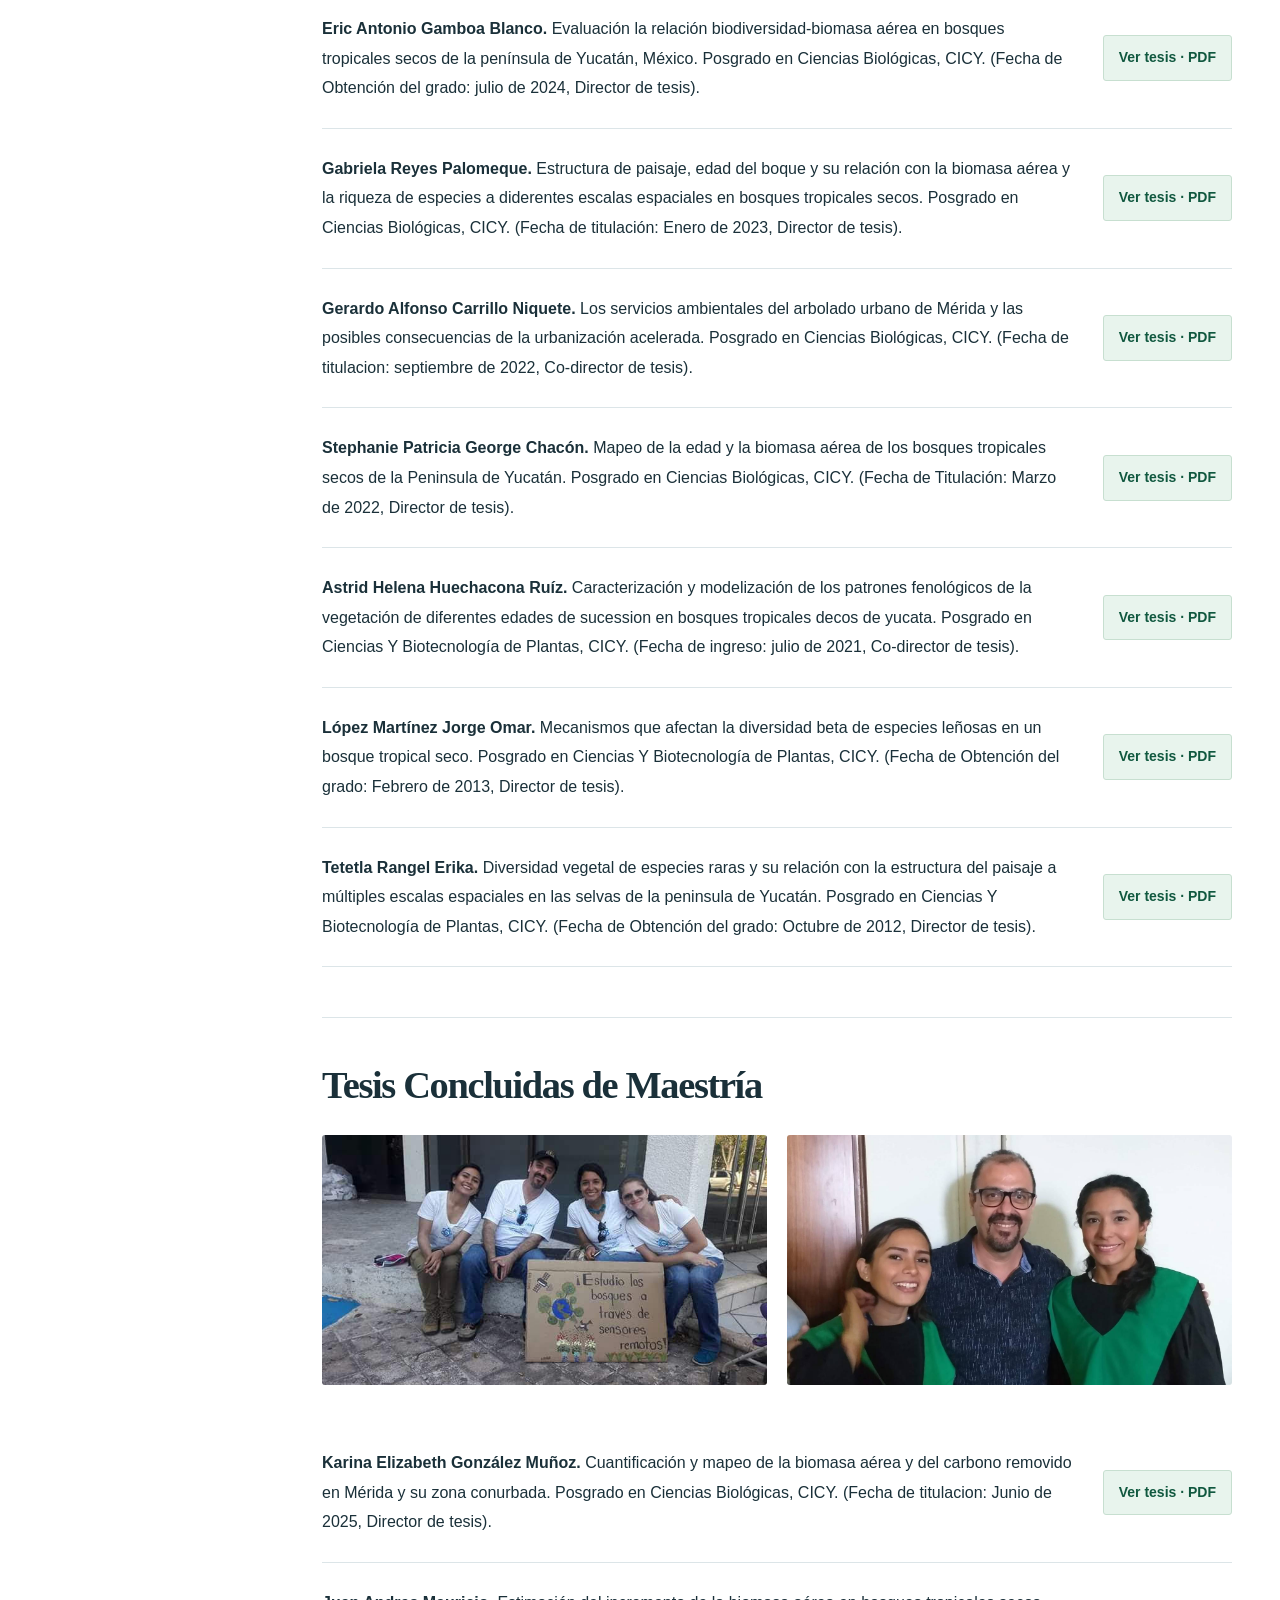
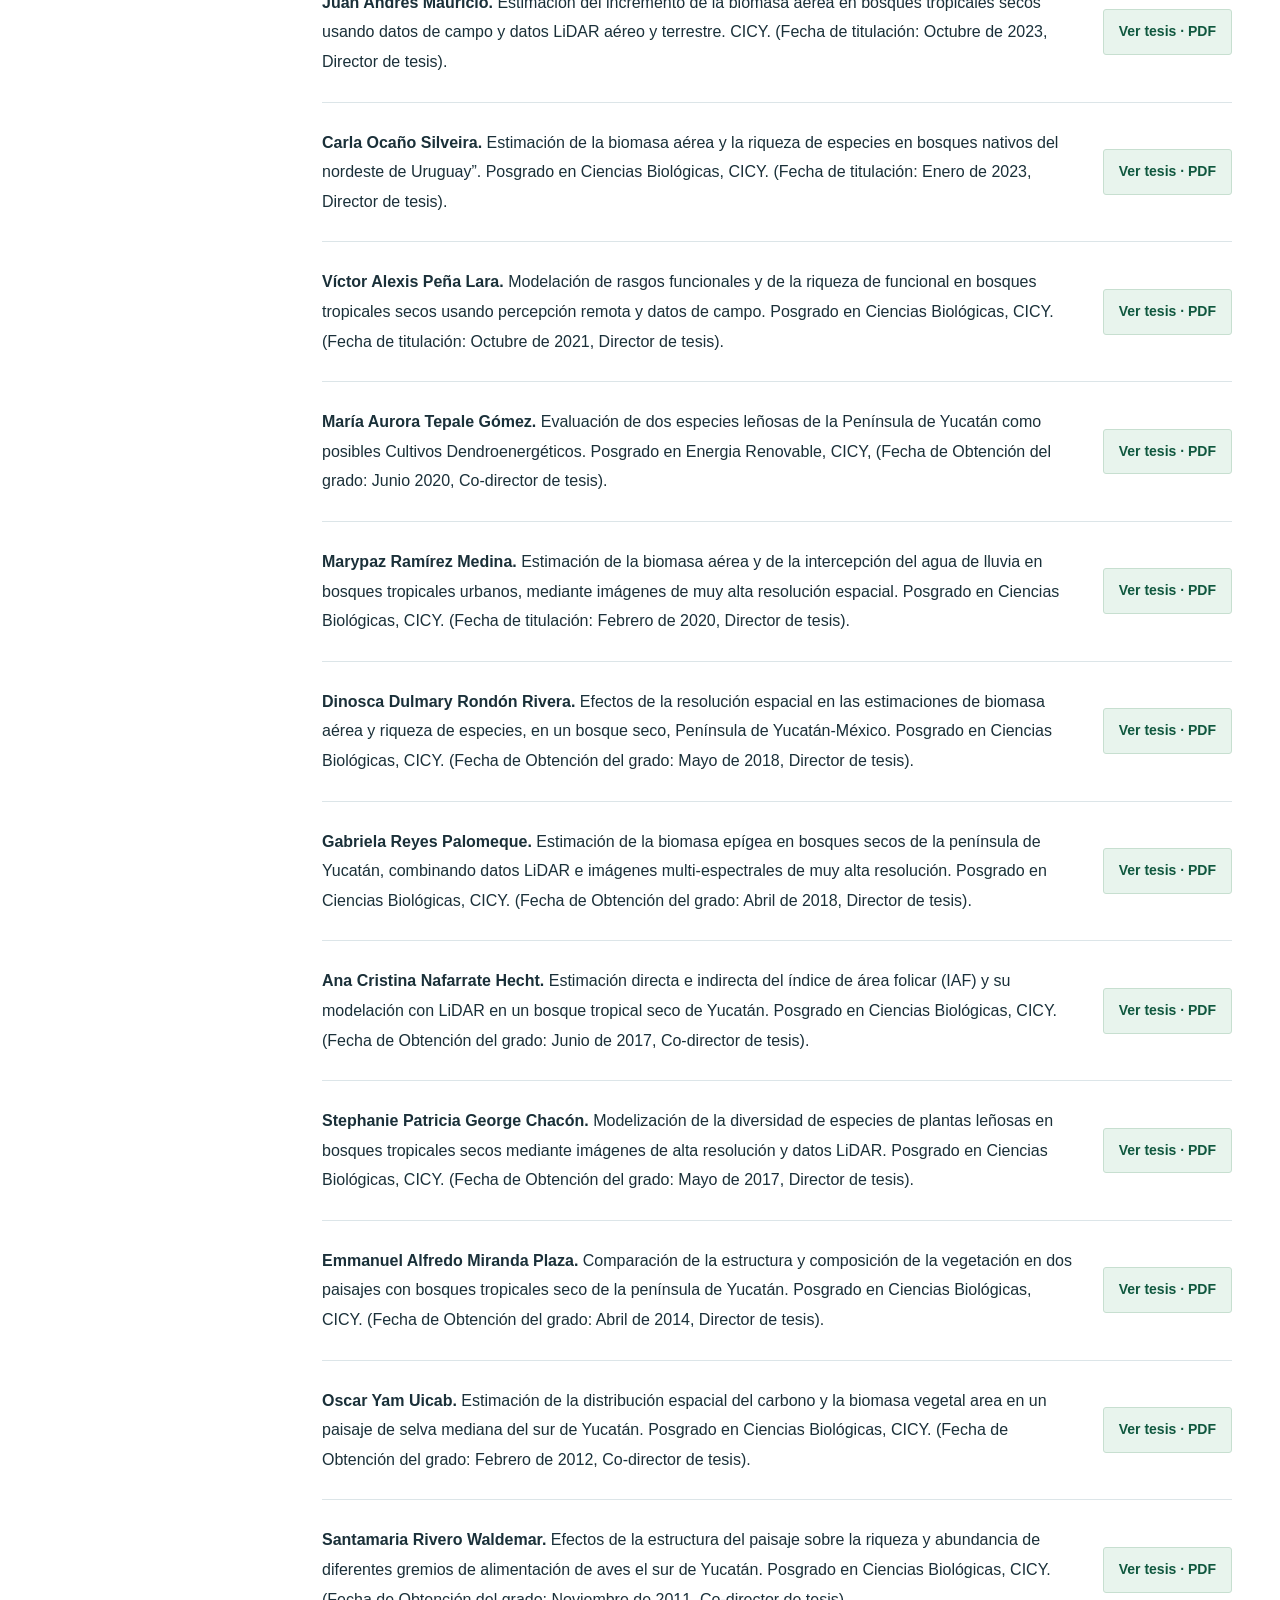
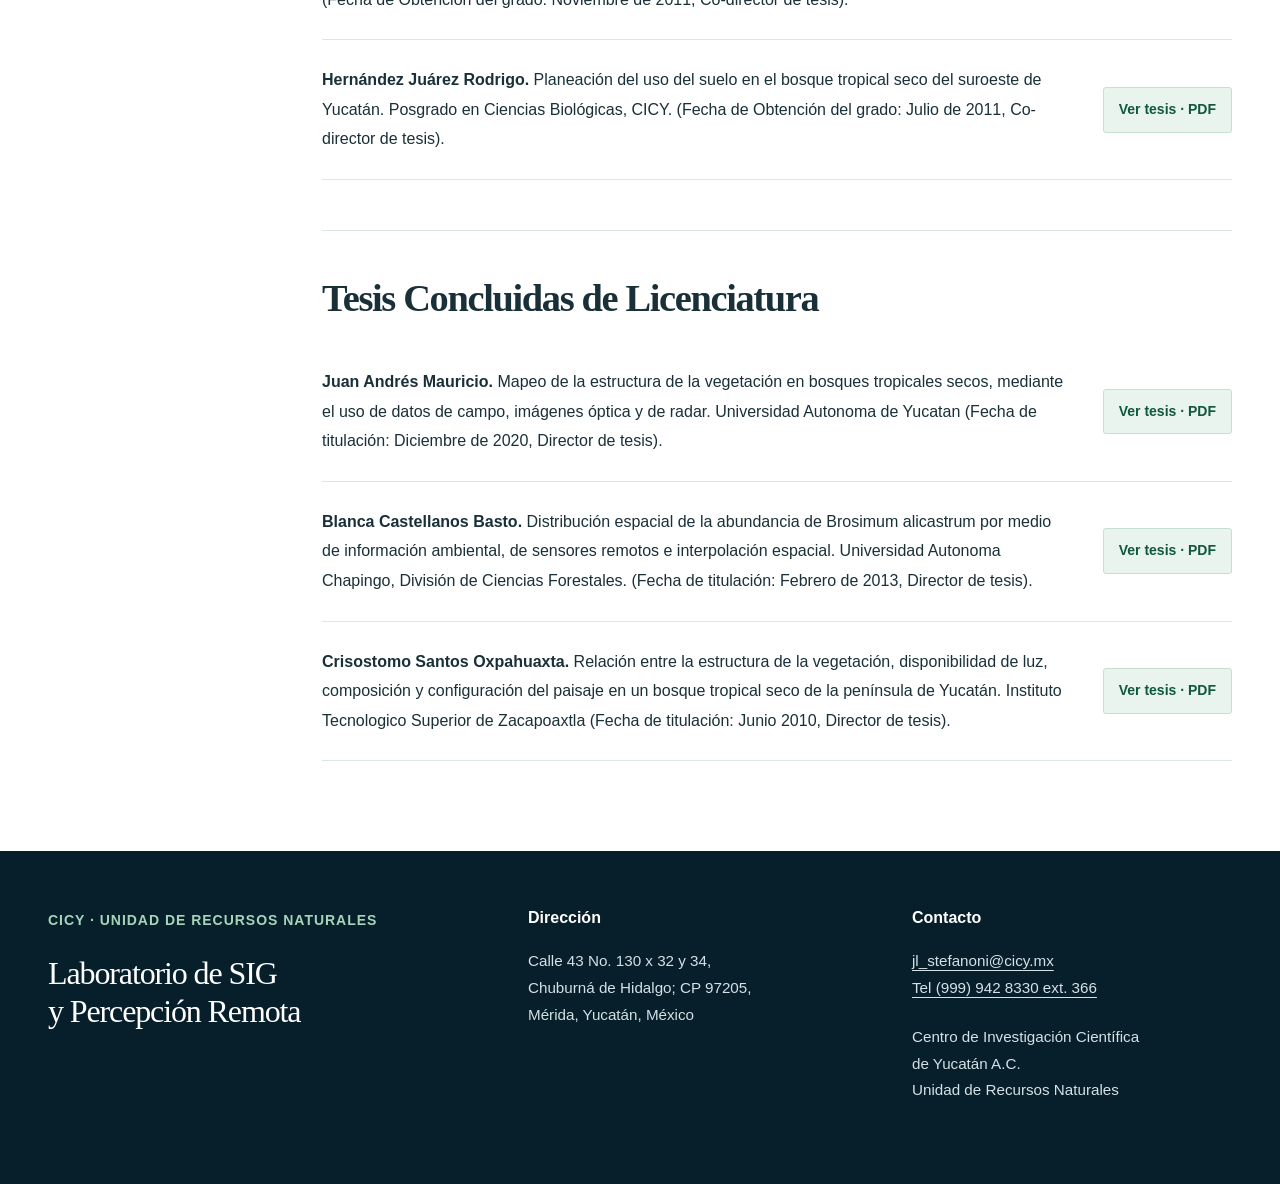
<file: tesis-de-estudiantes/index.html>
<!DOCTYPE html><html lang="es"><head><meta charset="utf-8"><meta name="viewport" content="width=device-width, initial-scale=1"><title>Tesis de Estudiantes · Laboratorio de SIG y Percepción Remota · CICY</title><meta name="description" content="Formación e investigación en recursos naturales."><link rel="icon" type="image/png" href="../assets/logo-laboratorio.png"><link rel="stylesheet" href="../theme.css"><script src="../site.js" defer></script></head><body><a class="skip" href="#contenido">Saltar al contenido</a><div class="institution"><div class="wrap institution-inner"><span>Centro de Investigación Científica de Yucatán A.C.</span><span>Unidad de Recursos Naturales · Mérida, México</span></div></div><header class="site-header"><div class="wrap nav"><a class="brand" href="../index.html" aria-label="Laboratorio SIG y Percepción Remota, inicio"><img class="brand-logo" src="../assets/logo-laboratorio.png" alt="Logo del laboratorio de SIG y Percepción Remota" width="80" height="64"><span class="brand-name">Laboratorio de SIG<br><b>y Percepción Remota</b></span></a><button class="menu-button" aria-expanded="false" aria-controls="navigation">Menú <span aria-hidden="true">☰</span></button><nav id="navigation" aria-label="Navegación principal"><a href="../index.html">Inicio</a><a href="../equipo-de-trabajo/">Equipo de Trabajo</a><a href="../proyectos/">Proyectos</a><a href="../publicaciones/">Publicaciones</a><a href="../tesis-de-estudiantes/" aria-current="page">Tesis de Estudiantes</a><a href="../cursos/">Cursos</a><a href="../divulgacion/">Divulgación</a></nav></div></header><main id="contenido"><section class="page-heading"><div class="wrap"><p class="breadcrumb"><a href="../index.html">Inicio</a><span>/</span>Tesis de Estudiantes</p><span class="kicker">Laboratorio de SIG y Percepción Remota</span><h1>Tesis de Estudiantes</h1><p>Formación e investigación en recursos naturales.</p></div></section><div class="wrap page-layout has-contents"><aside class="contents"><span class="kicker">En esta página</span><nav aria-label="Contenido de la página"><a href="#seccion-1">Tesis Concluidas de Doctorado</a><a href="#seccion-2">Tesis Concluidas de Maestría</a><a href="#seccion-3">Tesis Concluidas de Licenciatura</a></nav></aside><article class="content tesis-de-estudiantes">




<h2 id="seccion-1"><strong>Tesis Concluidas de Doctorado</strong></h2>



<figure><img src="../assets/e9f4de8-whatsapp-image-2022-07-07-at-6.15.01-pm.jpeg" loading="lazy" decoding="async" alt=""></figure>



<div class="wp-block-media-text thesis-card"><div class="wp-block-media-text__content">
<ol start="1">
<li><strong class="student-name">Luis Ángel Hernández Martínez.</strong> Sesgos de Muestreo en Inventarios Forestales y Modelación de la Biomasa Aérea y Diversidad Florística en ecosistemas de Zonas Áridas. Posgrado en Ciencias Biológicas, CICY. (Fecha de Obtención del grado: Agosto de 2026, Director de tesis).</li>
</ol>
</div><figure class="wp-block-media-text__media"><a href="https://labsigpr.wordpress.com/wp-content/uploads/2026/10/hernandez-luis_tesis_v3.pdf" target="_blank" rel="noopener noreferrer" class="document-link" aria-label="Ver tesis en PDF: Luis Ángel Hernández Martínez. Sesgos de Muestreo en Inventarios Forestales y Modelación de la Biomasa Aérea y Diversidad Florística en ecosistemas de">Ver tesis · PDF</a></figure></div>



<div class="wp-block-media-text thesis-card"><div class="wp-block-media-text__content">
<ol start="2">
<li><strong class="student-name">Eric Antonio Gamboa Blanco.</strong> Evaluación la relación biodiversidad-biomasa aérea en bosques tropicales secos de la península de Yucatán, México. Posgrado en Ciencias Biológicas, CICY. (Fecha de Obtención del grado: julio de 2024, Director de tesis).</li>
</ol>
</div><figure class="wp-block-media-text__media"><a href="https://labsigpr.wordpress.com/wp-content/uploads/2024/07/eric-gamboa-blanco.pdf" target="_blank" rel="noopener noreferrer" class="document-link" aria-label="Ver tesis en PDF: Eric Antonio Gamboa Blanco. Evaluación la relación biodiversidad-biomasa aérea en bosques tropicales secos de la península de Yucatán, México. Posgrad">Ver tesis · PDF</a></figure></div>



<div>
<div class="wp-block-media-text thesis-card"><div class="wp-block-media-text__content">
<ol start="3">
<li><strong class="student-name">Gabriela Reyes Palomeque.</strong> Estructura de paisaje, edad del boque y su relación con la biomasa aérea y la riqueza de especies a diderentes escalas espaciales en bosques tropicales secos. Posgrado en Ciencias Biológicas, CICY. (Fecha de titulación: Enero de 2023, Director de tesis).</li>
</ol>
</div><figure class="wp-block-media-text__media"><a href="https://labsigpr.wordpress.com/wp-content/uploads/2023/02/tesisddm_gabrielareyespalomeque.pdf" target="_blank" rel="noopener noreferrer" class="document-link" aria-label="Ver tesis en PDF: Gabriela Reyes Palomeque. Estructura de paisaje, edad del boque y su relación con la biomasa aérea y la riqueza de especies a diderentes escalas espac">Ver tesis · PDF</a></figure></div>



<div class="wp-block-media-text thesis-card"><div class="wp-block-media-text__content">
<ol start="4">
<li><strong class="student-name">Gerardo Alfonso Carrillo Niquete.</strong> Los servicios ambientales del arbolado urbano de Mérida y las posibles consecuencias de la urbanización acelerada. Posgrado en Ciencias Biológicas, CICY. (Fecha de titulacion: septiembre de 2022, Co-director de tesis).</li>
</ol>
</div><figure class="wp-block-media-text__media"><a href="https://labsigpr.wordpress.com/wp-content/uploads/2022/11/carrillo_niquete_gerardo-0tesis-ddm.pdf" target="_blank" rel="noopener noreferrer" class="document-link" aria-label="Ver tesis en PDF: Gerardo Alfonso Carrillo Niquete. Los servicios ambientales del arbolado urbano de Mérida y las posibles consecuencias de la urbanización acelerada. P">Ver tesis · PDF</a></figure></div>



<div class="wp-block-media-text thesis-card"><div class="wp-block-media-text__content">
<ol start="5">
<li><strong class="student-name">Stephanie Patricia George Chacón.</strong> Mapeo de la edad y la biomasa aérea de los bosques tropicales secos de la Peninsula de Yucatán. Posgrado en Ciencias Biológicas, CICY. (Fecha de Titulación: Marzo de 2022, Director de tesis).</li>
</ol>
</div><figure class="wp-block-media-text__media"><a href="https://labsigpr.wordpress.com/wp-content/uploads/2022/07/george-chacon-stephanie-tesis-ddm-2022-protegida.pdf" target="_blank" rel="noopener noreferrer" class="document-link" aria-label="Ver tesis en PDF: Stephanie Patricia George Chacón. Mapeo de la edad y la biomasa aérea de los bosques tropicales secos de la Peninsula de Yucatán. Posgrado en Ciencias">Ver tesis · PDF</a></figure></div>
</div>



<div>
<div class="wp-block-media-text thesis-card"><div class="wp-block-media-text__content">
<ol start="6">
<li><strong class="student-name">Astrid Helena Huechacona Ruíz.</strong> Caracterización y modelización de los patrones fenológicos de la vegetación de diferentes edades de sucession en bosques tropicales decos de yucata. Posgrado en Ciencias Y Biotecnología de Plantas, CICY. (Fecha de ingreso: julio de 2021, Co-director de tesis).</li>
</ol>
</div><figure class="wp-block-media-text__media"><a href="https://labsigpr.wordpress.com/wp-content/uploads/2022/07/huechacona-ruiz-astrid-tesis-ddm-2021.pdf" target="_blank" rel="noopener noreferrer" class="document-link" aria-label="Ver tesis en PDF: Astrid Helena Huechacona Ruíz. Caracterización y modelización de los patrones fenológicos de la vegetación de diferentes edades de sucession en bosque">Ver tesis · PDF</a></figure></div>



<div class="wp-block-media-text thesis-card"><div class="wp-block-media-text__content">
<ol start="7">
<li><strong class="student-name">López Martínez Jorge Omar.</strong> Mecanismos que afectan la diversidad beta de especies leñosas en un bosque tropical seco. Posgrado en Ciencias Y Biotecnología de Plantas, CICY. (Fecha de Obtención del grado: Febrero de 2013, Director de tesis).</li>
</ol>
</div><figure class="wp-block-media-text__media"><a href="https://labsigpr.wordpress.com/wp-content/uploads/2022/07/tesisfinal-jorge-omar-lopez-m.pdf" target="_blank" rel="noopener noreferrer" class="document-link" aria-label="Ver tesis en PDF: López Martínez Jorge Omar. Mecanismos que afectan la diversidad beta de especies leñosas en un bosque tropical seco. Posgrado en Ciencias Y Biotecnolo">Ver tesis · PDF</a></figure></div>



<div class="wp-block-media-text thesis-card"><div class="wp-block-media-text__content">
<ol start="8">
<li><strong class="student-name">Tetetla Rangel Erika.</strong> Diversidad vegetal de especies raras y su relación con la estructura del paisaje a múltiples escalas espaciales en las selvas de la peninsula de Yucatán. Posgrado en Ciencias Y Biotecnología de Plantas, CICY. (Fecha de Obtención del grado: Octubre de 2012, Director de tesis).</li>
</ol>
</div><figure class="wp-block-media-text__media"><a href="https://labsigpr.wordpress.com/wp-content/uploads/2022/07/tesis-erika-tetetla-rangel-final3.pdf" target="_blank" rel="noopener noreferrer" class="document-link" aria-label="Ver tesis en PDF: Tetetla Rangel Erika. Diversidad vegetal de especies raras y su relación con la estructura del paisaje a múltiples escalas espaciales en las selvas de">Ver tesis · PDF</a></figure></div>
</div>











<h2 id="seccion-2"><strong>Tesis Concluidas de Maestría</strong></h2>



<figure class="wp-block-gallery masters-gallery">
<figure><img src="../assets/b39de1f-estudiantes-2.jpg" loading="lazy" decoding="async" alt=""></figure>



<figure><img src="../assets/8f635b0-estudiantes.jpg" loading="lazy" decoding="async" alt=""></figure>
</figure>



<div class="wp-block-media-text thesis-card"><div class="wp-block-media-text__content">
<ol start="1">
<li><strong class="student-name">Karina Elizabeth González Muñoz.</strong> Cuantificación y mapeo de la biomasa aérea y del carbono removido en Mérida y su zona conurbada. Posgrado en Ciencias Biológicas, CICY. (Fecha de titulacion: Junio de 2025, Director de tesis).</li>
</ol>
</div><figure class="wp-block-media-text__media"><a href="https://labsigpr.wordpress.com/wp-content/uploads/2025/07/cb_gonzalez_karina_tesis.pdf" target="_blank" rel="noopener noreferrer" class="document-link" aria-label="Ver tesis en PDF: Karina Elizabeth González Muñoz. Cuantificación y mapeo de la biomasa aérea y del carbono removido en Mérida y su zona conurbada. Posgrado en Ciencias">Ver tesis · PDF</a></figure></div>



<div class="wp-block-media-text thesis-card"><div class="wp-block-media-text__content">
<ol start="2">
<li><strong class="student-name">Juan Andres Mauricio.</strong> Estimación del incremento de la biomasa aérea en bosques tropicales secos usando datos de campo y datos LiDAR aéreo y terrestre. CICY. (Fecha de titulación: Octubre de 2023, Director de tesis).</li>
</ol>
</div><figure class="wp-block-media-text__media"><a href="https://labsigpr.wordpress.com/wp-content/uploads/2024/07/pcb_m_tesis_2023_juan_andres_mauricio-1.pdf" target="_blank" rel="noopener noreferrer" class="document-link" aria-label="Ver tesis en PDF: Juan Andres Mauricio. Estimación del incremento de la biomasa aérea en bosques tropicales secos usando datos de campo y datos LiDAR aéreo y terrestre.">Ver tesis · PDF</a></figure></div>



<div class="wp-block-media-text thesis-card"><div class="wp-block-media-text__content">
<ol start="3">
<li><strong class="student-name">Carla Ocaño Silveira.</strong> Estimación de la biomasa aérea y la riqueza de especies en bosques nativos del nordeste de Uruguay”. Posgrado en Ciencias Biológicas, CICY. (Fecha de titulación: Enero de 2023, Director de tesis).</li>
</ol>
</div><figure class="wp-block-media-text__media"><a href="https://labsigpr.wordpress.com/wp-content/uploads/2023/02/ocano-silveira-carla-tesis-maestria-2022-protegida-1.pdf" target="_blank" rel="noopener noreferrer" class="document-link" aria-label="Ver tesis en PDF: Carla Ocaño Silveira. Estimación de la biomasa aérea y la riqueza de especies en bosques nativos del nordeste de Uruguay”. Posgrado en Ciencias Biológ">Ver tesis · PDF</a></figure></div>



<div class="wp-block-media-text thesis-card"><div class="wp-block-media-text__content">
<ol start="4">
<li><strong class="student-name">Víctor Alexis Peña Lara.</strong> Modelación de rasgos funcionales y de la riqueza de funcional en bosques tropicales secos usando percepción remota y datos de campo. Posgrado en Ciencias Biológicas, CICY. (Fecha de titulación: Octubre de 2021, Director de tesis).</li>
</ol>
</div><figure class="wp-block-media-text__media"><a href="https://labsigpr.wordpress.com/wp-content/uploads/2022/07/pena-lara-victor-tesis-maestria-2021.pdf" target="_blank" rel="noopener noreferrer" class="document-link" aria-label="Ver tesis en PDF: Víctor Alexis Peña Lara. Modelación de rasgos funcionales y de la riqueza de funcional en bosques tropicales secos usando percepción remota y datos de">Ver tesis · PDF</a></figure></div>



<div class="wp-block-media-text thesis-card"><div class="wp-block-media-text__content">
<ol start="5">
<li><strong class="student-name">María Aurora Tepale Gómez.</strong> Evaluación de dos especies leñosas de la Península de Yucatán como posibles Cultivos Dendroenergéticos. Posgrado en Energia Renovable, CICY, (Fecha de Obtención del grado: Junio 2020, Co-director de tesis).</li>
</ol>
</div><figure class="wp-block-media-text__media"><a href="https://labsigpr.wordpress.com/wp-content/uploads/2022/07/tesis-aurora-tepale_junio-2020.pdf" target="_blank" rel="noopener noreferrer" class="document-link" aria-label="Ver tesis en PDF: María Aurora Tepale Gómez. Evaluación de dos especies leñosas de la Península de Yucatán como posibles Cultivos Dendroenergéticos. Posgrado en Energia">Ver tesis · PDF</a></figure></div>



<div class="wp-block-media-text thesis-card"><div class="wp-block-media-text__content">
<ol start="6">
<li><strong class="student-name">Marypaz Ramírez Medina.</strong> Estimación de la biomasa aérea y de la intercepción del agua de lluvia en bosques tropicales urbanos, mediante imágenes de muy alta resolución espacial. Posgrado en Ciencias Biológicas, CICY. (Fecha de titulación: Febrero de 2020, Director de tesis).</li>
</ol>
</div><figure class="wp-block-media-text__media"><a href="https://labsigpr.wordpress.com/wp-content/uploads/2022/07/pcb_m_tesis_2020_marypaz_ramirez_medina.pdf" target="_blank" rel="noopener noreferrer" class="document-link" aria-label="Ver tesis en PDF: Marypaz Ramírez Medina. Estimación de la biomasa aérea y de la intercepción del agua de lluvia en bosques tropicales urbanos, mediante imágenes de muy">Ver tesis · PDF</a></figure></div>



<div class="wp-block-media-text thesis-card"><div class="wp-block-media-text__content">
<ol start="7">
<li><strong class="student-name">Dinosca Dulmary Rondón Rivera.</strong> Efectos de la resolución espacial en las estimaciones de biomasa aérea y riqueza de especies, en un bosque seco, Península de Yucatán-México. Posgrado en Ciencias Biológicas, CICY. (Fecha de Obtención del grado: Mayo de 2018, Director de tesis).</li>
</ol>
</div><figure class="wp-block-media-text__media"><a href="https://labsigpr.wordpress.com/wp-content/uploads/2022/07/tesis_mscdinoscarondon.pdf" target="_blank" rel="noopener noreferrer" class="document-link" aria-label="Ver tesis en PDF: Dinosca Dulmary Rondón Rivera. Efectos de la resolución espacial en las estimaciones de biomasa aérea y riqueza de especies, en un bosque seco, Peníns">Ver tesis · PDF</a></figure></div>



<div class="wp-block-media-text thesis-card"><div class="wp-block-media-text__content">
<ol start="8">
<li><strong class="student-name">Gabriela Reyes Palomeque.</strong> Estimación de la biomasa epígea en bosques secos de la península de Yucatán, combinando datos LiDAR e imágenes multi-espectrales de muy alta resolución. Posgrado en Ciencias Biológicas, CICY. (Fecha de Obtención del grado: Abril de 2018, Director de tesis).</li>
</ol>
</div><figure class="wp-block-media-text__media"><a href="https://labsigpr.wordpress.com/wp-content/uploads/2022/07/tesis_maestria_reyes-palomeque_gabriela_cicy.pdf" target="_blank" rel="noopener noreferrer" class="document-link" aria-label="Ver tesis en PDF: Gabriela Reyes Palomeque. Estimación de la biomasa epígea en bosques secos de la península de Yucatán, combinando datos LiDAR e imágenes multi-espectr">Ver tesis · PDF</a></figure></div>



<div class="wp-block-media-text thesis-card"><div class="wp-block-media-text__content">
<ol start="9">
<li><strong class="student-name">Ana Cristina Nafarrate Hecht.</strong> Estimación directa e indirecta del índice de área folicar (IAF) y su modelación con LiDAR en un bosque tropical seco de Yucatán. Posgrado en Ciencias Biológicas, CICY. (Fecha de Obtención del grado: Junio de 2017, Co-director de tesis).</li>
</ol>
</div><figure class="wp-block-media-text__media"><a href="https://labsigpr.wordpress.com/wp-content/uploads/2022/07/nafarrate_tesis_maestria_2017.pdf" target="_blank" rel="noopener noreferrer" class="document-link" aria-label="Ver tesis en PDF: Ana Cristina Nafarrate Hecht. Estimación directa e indirecta del índice de área folicar (IAF) y su modelación con LiDAR en un bosque tropical seco de ">Ver tesis · PDF</a></figure></div>



<div class="wp-block-media-text thesis-card"><div class="wp-block-media-text__content">
<ol start="10">
<li><strong class="student-name">Stephanie Patricia George Chacón.</strong> Modelización de la diversidad de especies de plantas leñosas en bosques tropicales secos mediante imágenes de alta resolución y datos LiDAR. Posgrado en Ciencias Biológicas, CICY. (Fecha de Obtención del grado: Mayo de 2017, Director de tesis).</li>
</ol>
</div><figure class="wp-block-media-text__media"><a href="https://labsigpr.wordpress.com/wp-content/uploads/2022/07/tesis_msc_stephaniegeorge.pdf" target="_blank" rel="noopener noreferrer" class="document-link" aria-label="Ver tesis en PDF: Stephanie Patricia George Chacón. Modelización de la diversidad de especies de plantas leñosas en bosques tropicales secos mediante imágenes de alta r">Ver tesis · PDF</a></figure></div>



<div class="wp-block-media-text thesis-card"><div class="wp-block-media-text__content">
<ol start="11">
<li><strong class="student-name">Emmanuel Alfredo Miranda Plaza.</strong> Comparación de la estructura y composición de la vegetación en dos paisajes con bosques tropicales seco de la península de Yucatán. Posgrado en Ciencias Biológicas, CICY. (Fecha de Obtención del grado: Abril de 2014, Director de tesis).</li>
</ol>
</div><figure class="wp-block-media-text__media"><a href="https://labsigpr.wordpress.com/wp-content/uploads/2022/07/tesis_alfredo_miranda.pdf" target="_blank" rel="noopener noreferrer" class="document-link" aria-label="Ver tesis en PDF: Emmanuel Alfredo Miranda Plaza. Comparación de la estructura y composición de la vegetación en dos paisajes con bosques tropicales seco de la penínsul">Ver tesis · PDF</a></figure></div>



<div class="wp-block-media-text thesis-card"><div class="wp-block-media-text__content">
<ol start="12">
<li><strong class="student-name">Oscar Yam Uicab.</strong> Estimación de la distribución espacial del carbono y la biomasa vegetal area en un paisaje de selva mediana del sur de Yucatán. Posgrado en Ciencias Biológicas, CICY. (Fecha de Obtención del grado: Febrero de 2012, Co-director de tesis).</li>
</ol>
</div><figure class="wp-block-media-text__media"><a href="https://labsigpr.wordpress.com/wp-content/uploads/2022/07/tesis-maestria-oscar-yam-enero-2012.pdf" target="_blank" rel="noopener noreferrer" class="document-link" aria-label="Ver tesis en PDF: Oscar Yam Uicab. Estimación de la distribución espacial del carbono y la biomasa vegetal area en un paisaje de selva mediana del sur de Yucatán. Posgr">Ver tesis · PDF</a></figure></div>



<div class="wp-block-media-text thesis-card"><div class="wp-block-media-text__content">
<ol start="13">
<li><strong class="student-name">Santamaria Rivero Waldemar.</strong> Efectos de la estructura del paisaje sobre la riqueza y abundancia de diferentes gremios de alimentación de aves el sur de Yucatán. Posgrado en Ciencias Biológicas, CICY. (Fecha de Obtención del grado: Noviembre de 2011, Co-director de tesis).</li>
</ol>
</div><figure class="wp-block-media-text__media"><a href="https://labsigpr.wordpress.com/wp-content/uploads/2022/07/tesis-waldemar-version-final-.pdf" target="_blank" rel="noopener noreferrer" class="document-link" aria-label="Ver tesis en PDF: Santamaria Rivero Waldemar. Efectos de la estructura del paisaje sobre la riqueza y abundancia de diferentes gremios de alimentación de aves el sur de">Ver tesis · PDF</a></figure></div>



<div class="wp-block-media-text thesis-card"><div class="wp-block-media-text__content">
<ol start="14">
<li><strong class="student-name">Hernández Juárez Rodrigo.</strong> Planeación del uso del suelo en el bosque tropical seco del suroeste de Yucatán. Posgrado en Ciencias Biológicas, CICY. (Fecha de Obtención del grado: Julio de 2011, Co-director de tesis).</li>
</ol>
</div><figure class="wp-block-media-text__media"><a href="https://labsigpr.wordpress.com/wp-content/uploads/2022/07/tesis-maestria-rodrigo-hernandez.pdf" target="_blank" rel="noopener noreferrer" class="document-link" aria-label="Ver tesis en PDF: Hernández Juárez Rodrigo. Planeación del uso del suelo en el bosque tropical seco del suroeste de Yucatán. Posgrado en Ciencias Biológicas, CICY. (Fec">Ver tesis · PDF</a></figure></div>











<h2 id="seccion-3"><strong>Tesis Concluidas de Licenciatura</strong></h2>



<div class="wp-block-media-text thesis-card"><div class="wp-block-media-text__content">
<ol>
<li><strong class="student-name">Juan Andrés Mauricio.</strong> Mapeo de la estructura de la vegetación en bosques tropicales secos, mediante el uso de datos de campo, imágenes óptica y de radar. Universidad Autonoma de Yucatan (Fecha de titulación: Diciembre de 2020, Director de tesis).</li>
</ol>
</div><figure class="wp-block-media-text__media"><a href="https://labsigpr.wordpress.com/wp-content/uploads/2022/07/tesis_jam_if_2013_18.pdf" target="_blank" rel="noopener noreferrer" class="document-link" aria-label="Ver tesis en PDF: Juan Andrés Mauricio. Mapeo de la estructura de la vegetación en bosques tropicales secos, mediante el uso de datos de campo, imágenes óptica y de rad">Ver tesis · PDF</a></figure></div>



<div class="wp-block-media-text thesis-card"><div class="wp-block-media-text__content">
<ol start="2">
<li><strong class="student-name">Blanca Castellanos Basto.</strong> Distribución espacial de la abundancia de Brosimum alicastrum por medio de información ambiental, de sensores remotos e interpolación espacial. Universidad Autonoma Chapingo, División de Ciencias Forestales. (Fecha de titulación: Febrero de 2013, Director de tesis).</li>
</ol>
</div><figure class="wp-block-media-text__media"><a href="https://labsigpr.wordpress.com/wp-content/uploads/2022/07/tesis-blanca-castellanos-basto.pdf" target="_blank" rel="noopener noreferrer" class="document-link" aria-label="Ver tesis en PDF: Blanca Castellanos Basto. Distribución espacial de la abundancia de Brosimum alicastrum por medio de información ambiental, de sensores remotos e inte">Ver tesis · PDF</a></figure></div>



<div class="wp-block-media-text thesis-card"><div class="wp-block-media-text__content">
<ol start="3">
<li><strong class="student-name">Crisostomo Santos Oxpahuaxta.</strong> Relación entre la estructura de la vegetación, disponibilidad de luz, composición y configuración del paisaje en un bosque tropical seco de la península de Yucatán. Instituto Tecnologico Superior de Zacapoaxtla (Fecha de titulación: Junio 2010, Director de tesis).</li>
</ol>
</div><figure class="wp-block-media-text__media"><a href="https://labsigpr.wordpress.com/wp-content/uploads/2022/07/tesis-crisostomos-santos.pdf" target="_blank" rel="noopener noreferrer" class="document-link" aria-label="Ver tesis en PDF: Crisostomo Santos Oxpahuaxta. Relación entre la estructura de la vegetación, disponibilidad de luz, composición y configuración del paisaje en un bosq">Ver tesis · PDF</a></figure></div>
</article></div></main><footer id="contacto"><div class="wrap footer-grid"><div><span class="kicker">CICY · Unidad de Recursos Naturales</span><h2>Laboratorio de SIG<br>y Percepción Remota</h2></div><div><h3>Dirección</h3><p>Calle 43 No. 130 x 32 y 34,<br>Chuburná de Hidalgo; CP 97205,<br>Mérida, Yucatán, México</p></div><div><h3>Contacto</h3><p><a href="mailto:jl_stefanoni@cicy.mx">jl_stefanoni@cicy.mx</a><br><a href="tel:+529999428330;ext=366">Tel (999) 942 8330 ext. 366</a></p><p>Centro de Investigación Científica<br>de Yucatán A.C.<br>Unidad de Recursos Naturales</p></div></div></footer></body></html>
</file>
<file: theme.css>
:root{--navy:#0e2938;--deep:#071f2b;--green:#146f51;--mint:#92d1ac;--ink:#1a3039;--muted:#536773;--line:#dce5e8;--paper:#f5f8f9;--serif:Georgia,'Times New Roman',serif;--sans:Arial,Helvetica,sans-serif}
*,*::before,*::after{box-sizing:border-box}html{scroll-behavior:smooth;scroll-padding-top:120px}body{margin:0;font-family:var(--sans);color:var(--ink);font-size:1rem;line-height:1.7;background:white;-webkit-font-smoothing:antialiased}img{display:block;max-width:100%;height:auto}figure{margin:0}a{color:var(--green);text-underline-offset:4px;overflow-wrap:anywhere}a:hover{color:#094332}button{font:inherit}h1,h2,h3,h4{line-height:1.18;font-weight:500;letter-spacing:-.035em;margin:0 0 1.3rem}h1,h2{font-family:var(--serif)}h1{font-size:clamp(2.8rem,5vw,5rem)}h2{font-size:clamp(2rem,3vw,2.8rem)}h3{font-size:1.4rem}p{margin:0 0 1.4rem}[hidden]{display:none!important}:focus-visible{outline:3px solid #bc6d16;outline-offset:5px}::selection{background:#c8ead5}.wrap{width:min(1320px,calc(100% - 96px));margin-inline:auto}.skip{position:absolute;left:20px;top:-80px;z-index:100;background:#fff;padding:12px}.skip:focus{top:12px}.institution{background:var(--deep);color:#d3e3e8;font-size:.875rem}.institution-inner{display:flex;justify-content:space-between;gap:20px;padding-block:9px}.site-header{position:sticky;top:0;z-index:20;background:rgba(255,255,255,.97);border-bottom:1px solid var(--line)}.nav{min-height:100px;display:flex;align-items:center;justify-content:space-between;gap:30px}.brand{display:flex;align-items:center;gap:14px;text-decoration:none;color:var(--navy);flex-shrink:0}.brand-logo{width:80px;height:64px;object-fit:contain;flex-shrink:0}.brand-name{font-size:.9rem;line-height:1.35}.brand-name b{font-weight:600}#navigation{display:flex;gap:23px;align-items:center}#navigation a{position:relative;color:var(--ink);text-decoration:none;white-space:nowrap;font-size:.875rem;padding-block:14px}#navigation a:hover{color:var(--green)}#navigation a[aria-current=page]{color:var(--green);font-weight:700}#navigation a[aria-current=page]::after{content:'';position:absolute;bottom:2px;left:0;width:100%;height:2px;background:var(--green)}.menu-button{display:none;border:1px solid var(--line);padding:9px 14px;border-radius:4px;background:white;color:var(--navy)}.menu-button span{margin-left:12px}.kicker{display:block;font-size:.875rem;text-transform:uppercase;letter-spacing:.12em;font-weight:700;color:var(--green);margin-bottom:22px}.hero{position:relative;min-height:610px;background:var(--deep);color:white}.hero-media{position:absolute;inset:0;overflow:hidden}.hero-media img{height:100%;width:100%;object-fit:cover;object-position:center}.hero-media::after{content:'';position:absolute;inset:0;background:linear-gradient(90deg,rgba(4,28,37,.92) 0%,rgba(4,28,37,.68) 42%,rgba(4,28,37,.15) 100%)}.hero-inner{position:relative;min-height:610px;display:flex;align-items:center;padding-block:68px;gap:50px;justify-content:space-between}.hero-copy{max-width:790px}.hero .kicker{color:#b8e6c9}.hero h1{font-size:clamp(3rem,5.5vw,5.2rem);line-height:1.06;letter-spacing:-.045em;margin-bottom:27px}.hero h1 em{color:#b7e5c8;font-weight:400}.hero-summary{font-size:1.2rem;line-height:1.65;color:#e1ecee;margin-bottom:33px}.hero-actions{display:flex;gap:14px;flex-wrap:wrap}.button{display:inline-flex;align-items:center;justify-content:center;text-decoration:none;border-radius:3px;min-height:50px;padding:12px 22px;font-size:.95rem;font-weight:600}.button.light{background:#f5faf7;color:var(--navy)}.button.light:hover{background:#c7ead4}.button.outline{border:1px solid #a8bdc3;color:white}.button.outline:hover{background:#ffffff15}.hero-caption{align-self:flex-end;border-left:2px solid var(--mint);padding-left:18px;font-size:.875rem;line-height:1.6;color:#e6f2eb;min-width:230px}.discipline-strip{background:var(--navy);color:#dbe9ec}.discipline-strip .wrap{display:grid;grid-template-columns:repeat(4,1fr);padding-block:24px;gap:20px}.discipline-strip span{font-size:.875rem;border-left:1px solid #44606d;padding-left:20px}.discipline-strip span:first-child{padding-left:0;border:0}.research-section{padding-block:88px 94px}.section-intro{display:grid;grid-template-columns:1.1fr 1fr;gap:15px 90px;align-items:start}.section-intro .kicker{grid-column:1/-1;margin-bottom:6px}.section-intro h2{font-size:3.2rem}.section-intro p{max-width:490px;color:var(--muted)}.research-grid{display:grid;grid-template-columns:repeat(3,1fr);gap:32px;margin-top:30px}.research-card{border-top:2px solid var(--navy);padding-top:22px}.number{color:var(--green);font-size:.875rem;font-weight:700;letter-spacing:.1em;display:block;margin-bottom:33px}.research-card h3{font-size:1.45rem;font-weight:600;margin-bottom:18px}.research-card p{color:var(--muted);margin:0}.director-section{background:var(--paper);padding-block:62px}.director-grid{display:grid;grid-template-columns:220px 1fr 350px;align-items:center;gap:46px}.director-grid>figure:first-child img{width:220px;aspect-ratio:4/5;object-fit:cover;border-radius:3px}.director-grid h2{font-size:2.6rem;margin-bottom:20px}.lab-photo img{width:100%;aspect-ratio:4/3;object-fit:cover;border-radius:3px}.profile-links{display:flex;flex-wrap:wrap;align-items:center;gap:18px;margin-bottom:22px}.profile-icon-link{display:inline-flex;align-items:center;justify-content:center;width:52px;height:52px;border-radius:50%}.profile-icon-link img{width:48px;height:48px;object-fit:contain}.profile-icon-link:hover{opacity:.8}.profile-link{display:inline-block;font-size:.875rem;color:var(--green);font-weight:600;padding:5px 10px;border:1px solid #bdd3c9;border-radius:3px;text-decoration:none;margin-right:6px}.text-link{font-weight:600;font-size:.95rem}.connections{padding-block:82px;display:grid;grid-template-columns:.8fr 1.2fr;gap:100px}.connections ul{padding-left:20px}.connections li{margin-bottom:24px}.connections h2{font-size:2.3rem}.editorial-content>ul{margin:0}.journal-logos{display:grid;grid-template-columns:repeat(2,minmax(0,1fr));align-items:center;gap:18px 28px;margin-top:32px}.journal-logos>a{display:block;width:100%}.journal-logos img{width:100%;height:auto;max-height:110px;object-fit:contain}.journal-caption{grid-column:1/-1;text-align:center;font-size:1rem;font-weight:600;color:var(--green);margin:0}.page-heading{background:var(--paper);padding:35px 0 48px;border-bottom:1px solid var(--line)}.breadcrumb{display:flex;gap:12px;font-size:.875rem;color:var(--muted);margin-bottom:42px;flex-wrap:wrap}.breadcrumb a{text-decoration:none}.page-heading .kicker{margin-bottom:17px}.page-heading h1{font-size:clamp(2.7rem,4.2vw,4.2rem);margin-bottom:20px}.page-heading>div>p:last-child{margin-bottom:0;color:var(--muted);font-size:1.125rem}.page-layout{padding-block:58px 90px}.page-layout.has-contents{display:grid;grid-template-columns:210px minmax(0,1fr);gap:64px}.contents{align-self:start;position:sticky;top:132px;border-top:2px solid var(--green);padding-top:20px;max-height:calc(100vh - 160px);overflow:auto}.contents .kicker{font-size:.875rem;margin-bottom:17px;letter-spacing:.08em}.contents nav{display:flex;flex-direction:column;gap:0}.contents a{color:var(--muted);font-size:.875rem;text-decoration:none;padding:8px 0;border-bottom:1px solid var(--line);line-height:1.45}.contents a:hover{color:var(--green)}.content{min-width:0;overflow-wrap:anywhere}.content>h2{padding-top:45px;border-top:1px solid var(--line);margin-top:50px;scroll-margin-top:125px}.content>h2:first-child{margin-top:0;border:0;padding-top:0}.content>h3{font-family:var(--serif);font-size:2rem;color:var(--green);padding-top:25px;margin-top:35px;scroll-margin-top:125px}.content p{line-height:1.8}.content>ol{padding-left:26px}.content>ol>li{padding-left:12px;margin-bottom:24px}.content>figure{margin-block:26px 38px}.content img{border-radius:3px;max-height:440px;object-fit:contain}.wp-block-media-text{display:grid;grid-template-columns:220px minmax(0,1fr);gap:36px;align-items:start;border-bottom:1px solid var(--line);padding-bottom:34px;margin-bottom:34px}.wp-block-media-text__media{grid-column:1;grid-row:1}.wp-block-media-text__content{grid-column:2;grid-row:1}.wp-block-media-text__media img{width:220px;aspect-ratio:4/5;object-fit:cover}.wp-block-media-text__content h2{font-size:1.8rem}.wp-block-media-text__content .role{font-family:var(--sans);font-size:.875rem;font-weight:700;letter-spacing:.08em;text-transform:uppercase;color:var(--green);margin-bottom:10px}.wp-block-media-text__content h3{font-family:var(--serif);font-size:2rem}.wp-block-media-text__content>div{display:flex;flex-wrap:wrap;gap:8px}.document-link{display:inline-flex;align-items:center;justify-content:center;min-height:44px;padding:10px 15px;background:#e8f4ed;color:#10583f;border:1px solid #c7dfd0;text-decoration:none;font-size:.875rem;font-weight:700;border-radius:3px}.document-link:hover{background:#d1ebdc}.thesis-card{display:grid;grid-template-columns:minmax(0,1fr) auto;gap:30px;padding:25px 0;margin:0}.thesis-card .wp-block-media-text__content{grid-column:1}.thesis-card .wp-block-media-text__media{grid-column:2;align-self:center}.thesis-card ol{list-style:none;padding:0;margin:0}.thesis-card li{padding:0;line-height:1.85}.wp-block-gallery{display:grid;grid-template-columns:1fr 1fr;gap:20px}.wp-block-gallery{align-items:start}.wp-block-gallery img{height:auto;max-height:none;aspect-ratio:auto;width:100%;object-fit:contain}.tesis-de-estudiantes>figure>img{max-height:none;height:auto;aspect-ratio:auto;width:100%;object-fit:contain}.projects-list{list-style:none;padding:0!important;counter-reset:project;display:grid;gap:25px}.projects-list>li{padding:30px!important;border:1px solid var(--line);border-top:3px solid var(--green);background:#f8fafb;margin:0!important;line-height:1.75}.projects-list>li ul{list-style:none;padding:17px 0 0;font-size:.95rem;color:var(--muted);border-top:1px solid var(--line);margin-top:18px}.projects-list>li ul li{margin:0 0 7px}.project-visual img{max-height:none;height:auto;aspect-ratio:auto;object-fit:contain;width:100%}.publicaciones>ol{font-size:1rem}.publicaciones>ol>li{padding-bottom:22px;border-bottom:1px solid var(--line);line-height:1.8}.publication-image{max-width:none;width:100%;margin-bottom:40px}.publication-image img{width:100%;height:auto;max-height:none;object-fit:contain}.publicaciones>figure:has(a){display:inline-block;max-width:220px;margin-right:24px;vertical-align:top}.publicaciones>figure:has(a) img{height:270px;object-fit:contain}.publicaciones figcaption{font-size:.875rem;color:var(--muted);margin-top:10px}.cursos .wp-block-media-text{grid-template-columns:260px minmax(0,1fr);background:var(--paper);padding:25px;border:0}.cursos .wp-block-media-text__media img{width:260px;height:190px;object-fit:contain;aspect-ratio:auto}.cursos .wp-block-media-text p{margin-bottom:8px}.outreach-grid{display:grid;grid-template-columns:repeat(2,minmax(0,1fr));gap:28px;margin-bottom:60px}.outreach-card{border:1px solid var(--line);border-radius:4px;overflow:hidden}.outreach-card img{width:100%;height:250px;object-fit:cover;border-radius:0}.outreach-card p{padding:22px;margin:0;font-size:1rem;line-height:1.65}footer{background:var(--deep);color:#d4e1e6;padding-block:58px}footer h2{font-size:2rem;color:white}footer h3{font-family:var(--sans);font-size:1rem;font-weight:700;color:white;letter-spacing:0;margin-bottom:20px}footer p{font-size:.95rem;line-height:1.75}footer a{color:#d4e1e6}footer a:hover{color:#b6e4c9}footer .kicker{color:#a6d4b9;font-size:.875rem;letter-spacing:.07em}.footer-grid{display:grid;grid-template-columns:1.3fr 1fr 1fr;gap:64px}
@media(min-width:1450px){.hero-inner,.hero{min-height:670px}}@media(max-width:1250px){#navigation{gap:15px}.brand-name{font-size:.875rem}.wrap{width:calc(100% - 64px)}.director-grid{grid-template-columns:190px 1fr 270px;gap:30px}.director-grid h2{font-size:2.2rem}.director-grid>figure:first-child img{width:190px}.page-layout.has-contents{gap:35px;grid-template-columns:190px minmax(0,1fr)}}@media(max-width:1100px){.menu-button{display:block}#navigation{display:none;position:absolute;top:100%;left:0;right:0;background:white;padding:20px 32px;border-bottom:1px solid var(--line);box-shadow:0 12px 20px #0e29381a}#navigation.is-open{display:grid;grid-template-columns:repeat(2,1fr);gap:8px 24px}#navigation a{font-size:1rem;padding:10px}.nav{min-height:88px}.hero-caption{display:none}.director-grid{grid-template-columns:180px 1fr}.lab-photo{display:none}.connections{gap:60px}.page-layout.has-contents{grid-template-columns:165px minmax(0,1fr);gap:30px}.wp-block-media-text{grid-template-columns:170px minmax(0,1fr);gap:25px}.wp-block-media-text__media img{width:170px}.thesis-card{grid-template-columns:minmax(0,1fr) auto}.outreach-card img{height:190px}}
@media(max-width:760px){.wrap{width:calc(100% - 40px)}.institution-inner{font-size:.875rem;padding-block:8px}.institution-inner span:last-child{display:none}.nav{gap:14px;min-height:80px}.brand-logo{width:65px;height:52px}.brand-name{font-size:.875rem}.menu-button{padding:8px 10px}#navigation.is-open{grid-template-columns:1fr}.hero,.hero-inner{min-height:540px}.hero-inner{padding-block:52px}.hero-media::after{background:linear-gradient(90deg,#041c25eb,#041c2599)}.hero h1{font-size:clamp(2.6rem,8vw,3.8rem)}.hero-summary{font-size:1.06rem}.kicker{font-size:.875rem;letter-spacing:.08em}.discipline-strip .wrap{grid-template-columns:1fr 1fr;padding-block:20px;gap:14px}.discipline-strip span{padding-left:10px}.discipline-strip span:nth-child(3){padding-left:0;border:0}.research-section{padding-block:55px}.section-intro{display:block}.section-intro h2{font-size:2.5rem}.research-grid{grid-template-columns:1fr;gap:32px}.research-card{padding-top:20px}.number{margin-bottom:16px}.director-section{padding-block:45px}.director-grid{grid-template-columns:110px 1fr;gap:24px;align-items:start}.director-grid>figure:first-child img{width:110px}.director-grid h2{font-size:1.85rem}.director-grid .kicker{margin-bottom:15px}.profile-links{gap:8px}.profile-link{margin-right:0}.connections{grid-template-columns:1fr;gap:40px;padding-block:50px}.page-heading{padding-block:24px 34px}.breadcrumb{margin-bottom:28px}.page-heading h1{font-size:2.6rem}.page-layout{padding-block:30px 55px}.page-layout.has-contents{display:block}.contents{position:static;max-height:none;padding-top:17px;margin-bottom:34px}.contents nav{display:flex;flex-direction:row;flex-wrap:wrap;gap:7px 15px}.contents a{padding:5px 0}.contents .kicker{margin-bottom:10px}.content>h2{font-size:2rem;margin-top:38px;padding-top:30px}.wp-block-media-text{grid-template-columns:115px minmax(0,1fr);gap:20px}.wp-block-media-text__media img{width:115px}.wp-block-media-text__content h2,.wp-block-media-text__content h3{font-size:1.65rem}.wp-block-media-text__content p{font-size:1rem}.thesis-card{display:flex;flex-direction:column;gap:14px;padding:22px 0}.thesis-card .wp-block-media-text__media{align-self:flex-start}.outreach-grid{grid-template-columns:1fr}.outreach-card img{height:auto;max-height:350px;object-fit:cover}.cursos .wp-block-media-text{grid-template-columns:1fr;padding:20px}.cursos .wp-block-media-text__media,.cursos .wp-block-media-text__content{grid-column:1;grid-row:auto}.cursos .wp-block-media-text__media img{width:100%;height:200px}.projects-list>li{padding:22px!important}.footer-grid{grid-template-columns:1fr;gap:28px}.journal-logos{gap:16px 20px}.content>ol{padding-left:23px}.content>ol>li{padding-left:5px}}
@media(max-width:420px){.director-grid{grid-template-columns:1fr}.director-grid>figure:first-child img{width:150px}.wp-block-media-text:not(.thesis-card){grid-template-columns:1fr}.wp-block-media-text__media,.wp-block-media-text__content{grid-column:1;grid-row:auto}.wp-block-media-text__media img{width:160px}.brand-name{font-size:.875rem}.brand{gap:9px}.menu-button span{display:none}}@media(prefers-reduced-motion:reduce){html{scroll-behavior:auto}}

/* Consistent student names and the requested top-aligned crop in the masters gallery. */
.student-name{font-family:inherit;font-size:inherit;font-weight:700;font-style:normal;letter-spacing:normal}
.masters-gallery>figure:nth-child(2)>img{width:100%;height:auto;max-height:none;aspect-ratio:16/9;object-fit:cover;object-position:center top}
.equipo-de-trabajo .profile-icon-link img{width:48px;height:48px;aspect-ratio:1;object-fit:contain}

/* Nested year navigation, open by default, and linked book covers. */
.year-navigation{margin:4px 0 12px 12px;padding-left:12px;border-left:1px solid var(--line)}
.year-navigation summary{display:list-item;cursor:pointer;font-size:.875rem;font-weight:600;color:var(--green);padding:9px 0;list-style-position:inside}
.year-navigation summary::marker{color:var(--green)}
.year-links{display:grid;grid-template-columns:repeat(3,minmax(0,1fr));gap:0 8px}
.year-links a{padding:5px 0;border:0;line-height:1.5}
.book-gallery{display:grid;grid-template-columns:repeat(2,minmax(0,1fr));gap:32px;max-width:680px;margin:28px 0 38px;align-items:start}
.book-gallery a{display:block}
.book-gallery img{width:100%;height:360px;max-height:none;object-fit:contain;object-position:center bottom}
.book-gallery figcaption{text-align:center;margin-top:12px;font-size:.875rem;color:var(--muted)}
@media(max-width:760px){.contents-publications>nav{display:block}.year-links{grid-template-columns:repeat(4,minmax(0,1fr));max-width:350px}.book-gallery{gap:20px}.book-gallery img{height:clamp(180px,50vw,320px)}}
</file>
